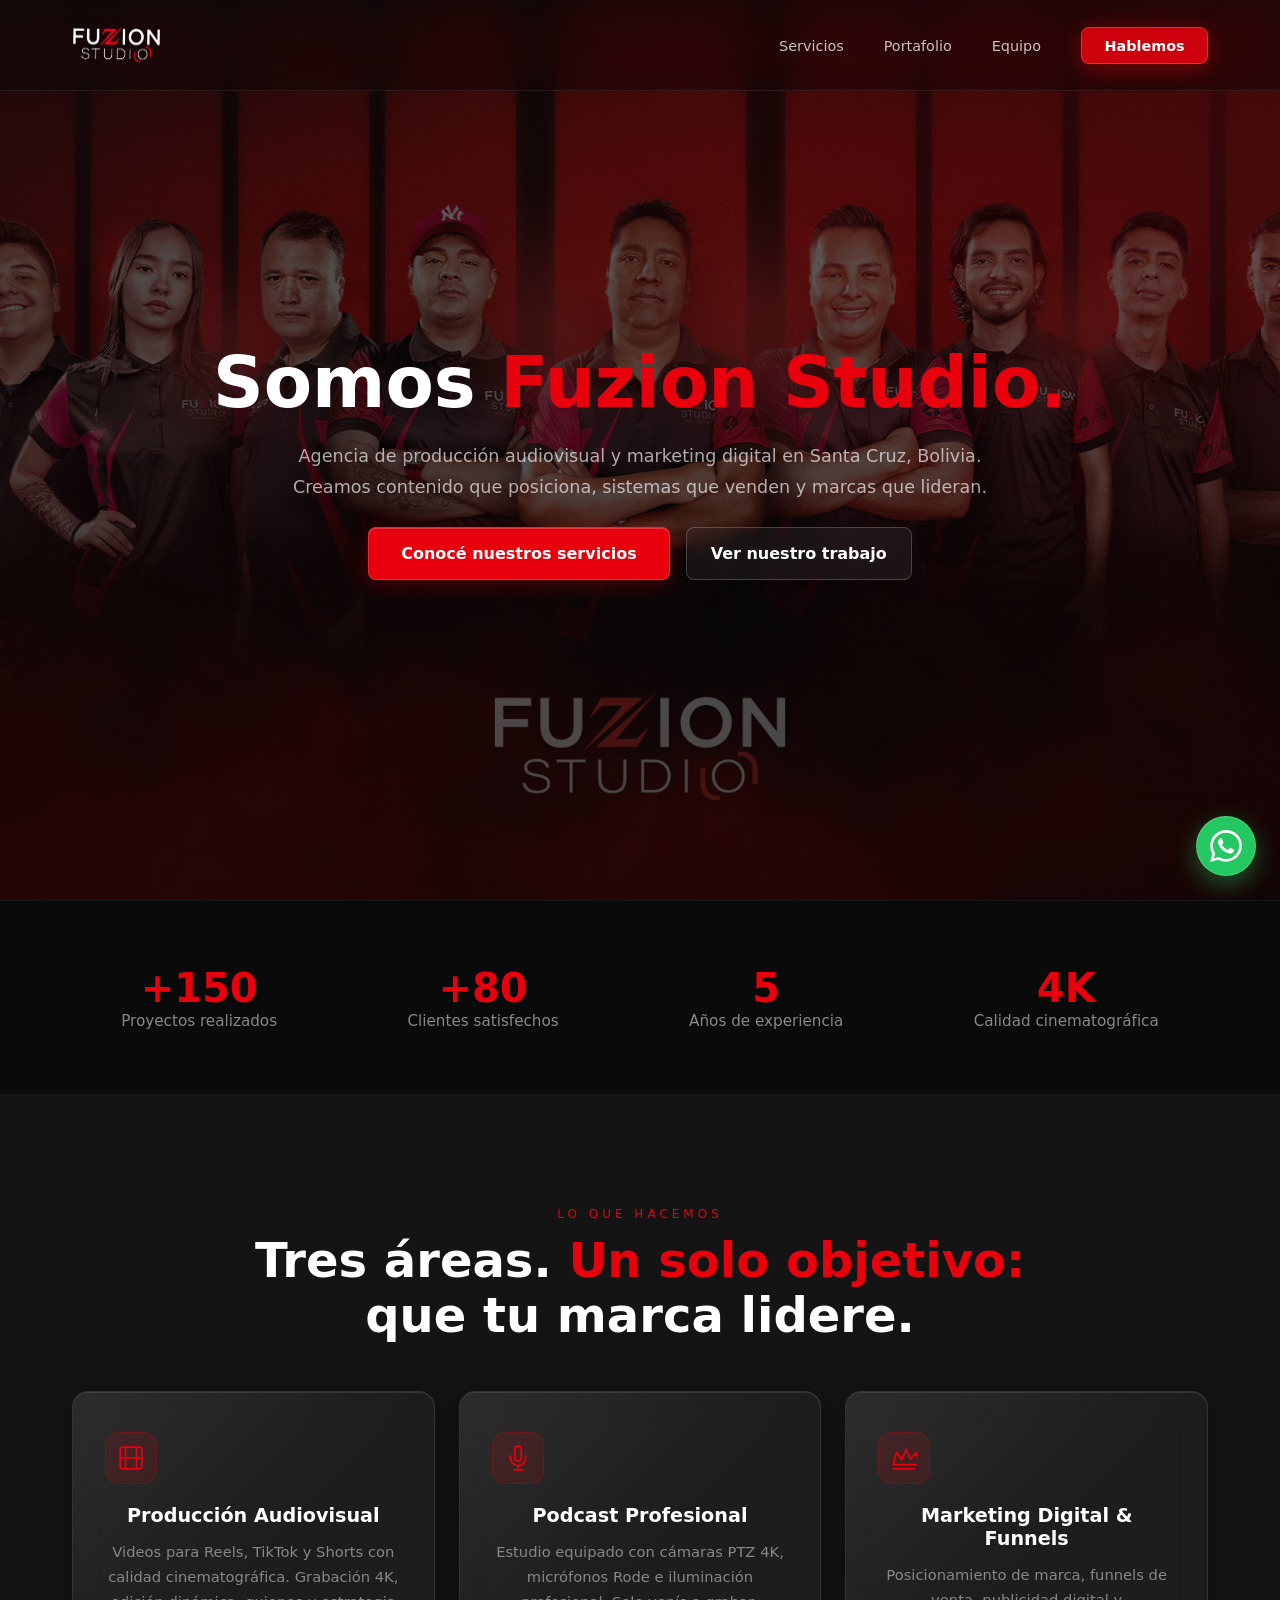
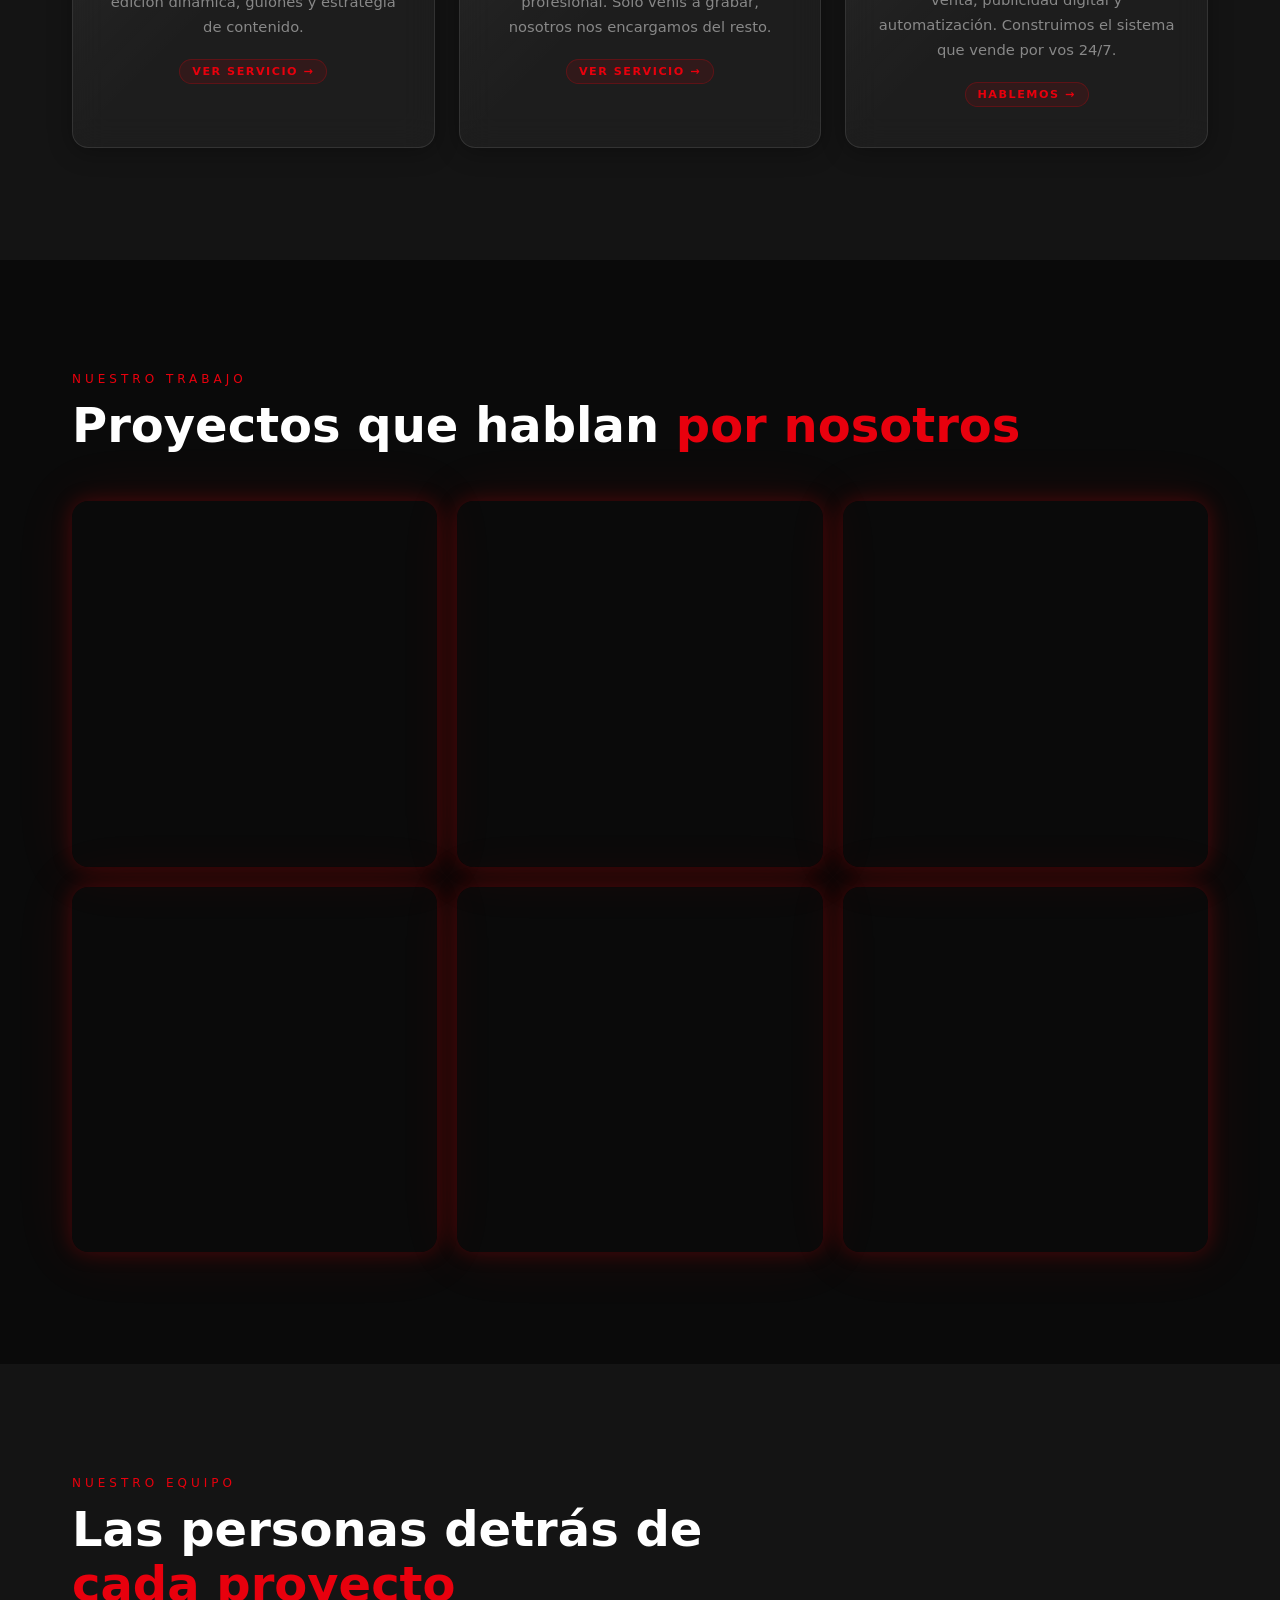
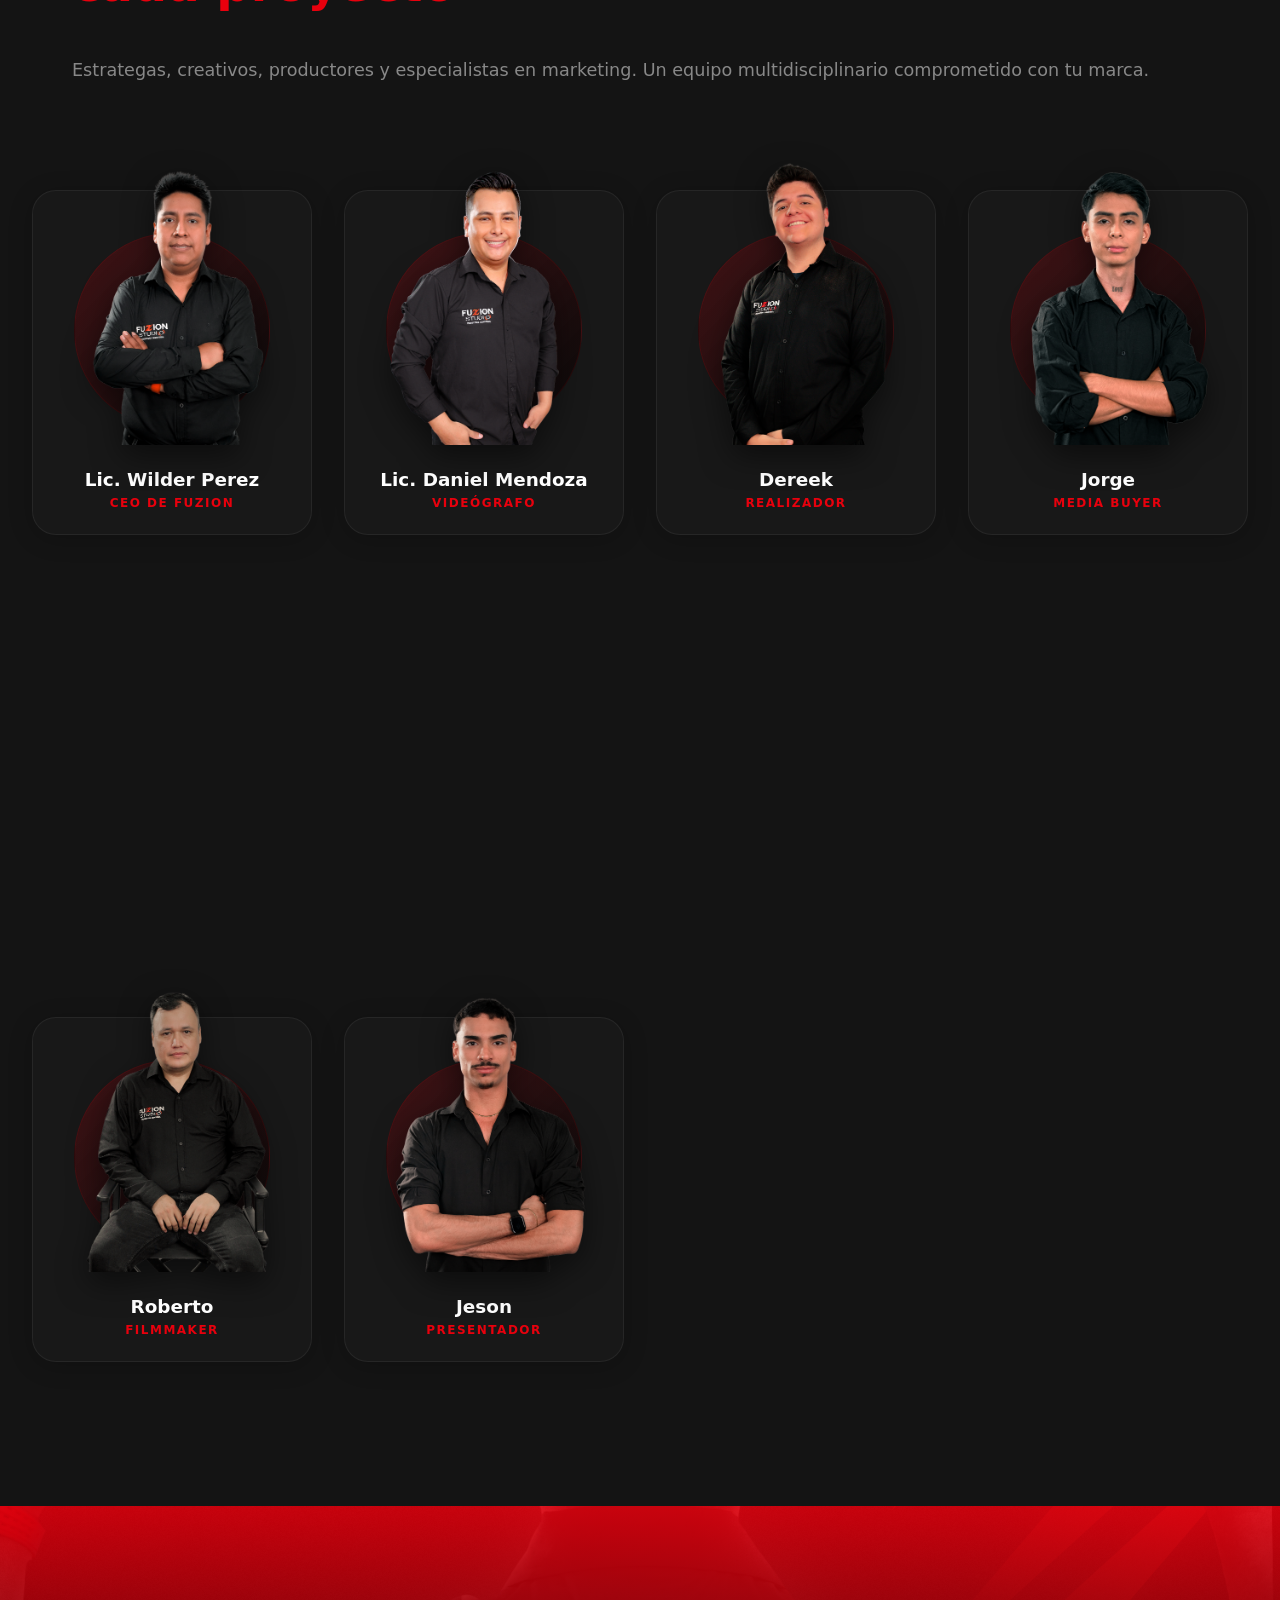
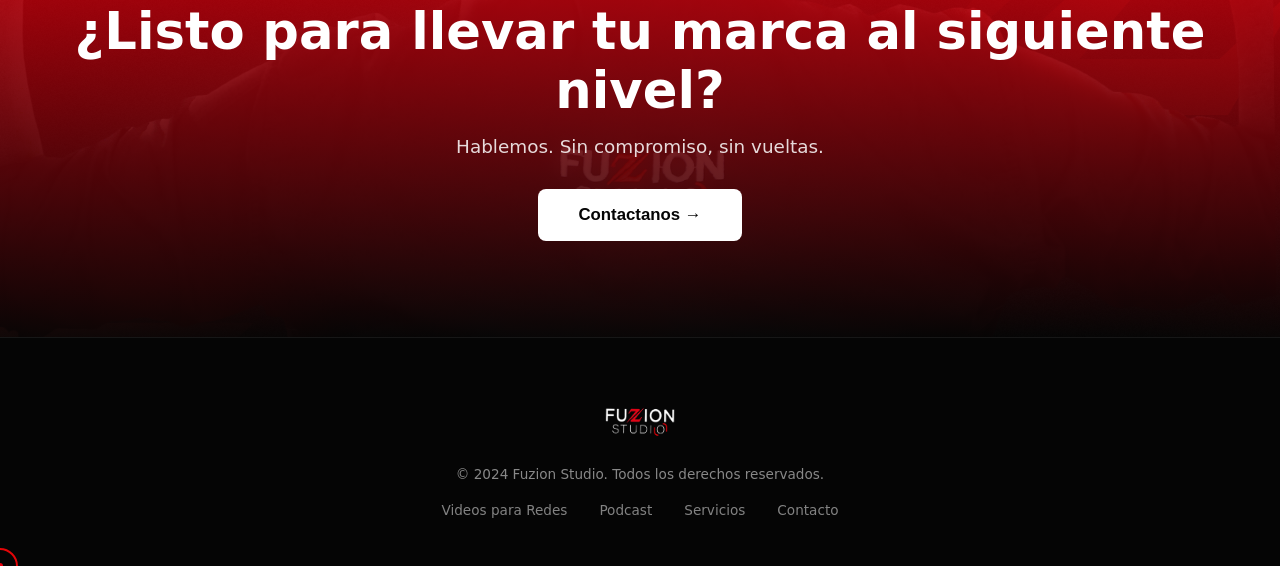
<file: index.html>
<!DOCTYPE html>
<html lang="es">

<head>
  <meta charset="UTF-8" />
  <meta name="viewport" content="width=device-width, initial-scale=1.0" />
  <meta name="description" content="Fuzion Studio: agencia de marketing digital y producción audiovisual en Santa Cruz, Bolivia. Creamos funnels de venta, ads, contenido para redes y automatización. Posicionamos tu marca y vendemos por vos 24/7." />
  <link rel="canonical" href="https://fuzionstudio.com/" />
  <meta name="robots" content="index, follow" />
  <meta name="keywords" content="agencia marketing digital Santa Cruz, producción audiovisual Bolivia, funnel de ventas, publicidad digital, contenido para redes sociales, media buyer Bolivia" />
  <meta name="facebook-domain-verification" content="zu2rkqekf0jaqwhp01raz4qiesi2ws" />
  <title>Fuzion Studio | Te posicionamos, te creamos el funnel y vendemos por vos — Santa Cruz, Bolivia</title>
  <!-- Open Graph / WhatsApp Preview -->
  <meta property="og:type" content="website" />
  <meta property="og:title" content="Fuzion Studio | Te posicionamos, te creamos el funnel y vendemos por vos" />
  <meta property="og:description" content="Agencia de marketing digital y producción audiovisual en Santa Cruz, Bolivia. Funnels, ads, contenido y automatización para tu negocio." />
  <meta property="og:image" content="img/og-preview.png" />
  <meta property="og:url" content="https://fuzionstudio.com/" />
  <meta property="og:site_name" content="Fuzion Studio" />
  <meta name="twitter:card" content="summary_large_image" />
  <meta name="twitter:title" content="Fuzion Studio | Te posicionamos, te creamos el funnel y vendemos por vos" />
  <meta name="twitter:description" content="Agencia de marketing digital y producción audiovisual en Santa Cruz, Bolivia. Funnels, ads, contenido y automatización para tu negocio." />
  <meta name="twitter:image" content="img/og-preview.png" />
  <link rel="icon" type="image/png" href="img/logo.png" />
  <link rel="stylesheet" href="styles.css" />
  <!-- Meta Pixel Code -->
  <script>
  !function(f,b,e,v,n,t,s)
  {if(f.fbq)return;n=f.fbq=function(){n.callMethod?
  n.callMethod.apply(n,arguments):n.queue.push(arguments)};
  if(!f._fbq)f._fbq=n;n.push=n;n.loaded=!0;n.version='2.0';
  n.queue=[];t=b.createElement(e);t.async=!0;
  t.src=v;s=b.getElementsByTagName(e)[0];
  s.parentNode.insertBefore(t,s)}(window, document,'script',
  'https://connect.facebook.net/en_US/fbevents.js');
  fbq('init', '1012480207957572');
  fbq('track', 'PageView');
  </script>
  <noscript><img height="1" width="1" style="display:none"
  src="https://www.facebook.com/tr?id=1012480207957572&ev=PageView&noscript=1"
  /></noscript>
  <!-- End Meta Pixel Code -->

  <script type="application/ld+json">{
    "@context": "https://schema.org",
    "@type": "LocalBusiness",
    "name": "Fuzion Studio",
    "description": "Agencia de marketing digital y producción audiovisual en Santa Cruz, Bolivia",
    "url": "https://fuzionstudio.com",
    "logo": "https://fuzionstudio.com/img/logo.png",
    "image": "https://fuzionstudio.com/img/og-preview.png",
    "telephone": "+59160007720",
    "address": {
      "@type": "PostalAddress",
      "addressLocality": "Santa Cruz de la Sierra",
      "addressCountry": "BO"
    },
    "areaServed": "Bolivia",
    "priceRange": "$$",
    "sameAs": [],
    "openingHours": "Mo-Fr 09:00-18:00"
  }</script>

</head>

<body>

  <!-- ========== NAVBAR ========== -->
  <nav class="navbar" id="navbar">
    <div class="nav-container">
      <div class="logo">
        <img src="img/logo.png" alt="Fuzion Studio" style="height: 50px; width: auto;">
      </div>
      <ul class="nav-links">
        <li><a href="#servicios">Servicios</a></li>
        <li><a href="#portafolio">Portafolio</a></li>
        <li><a href="#equipo">Equipo</a></li>
        <li><a href="#" class="btn-nav open-form-btn">Hablemos</a></li>
      </ul>
      <button class="hamburger" id="hamburger" aria-label="Abrir menú" aria-expanded="false">
        <span></span><span></span><span></span>
      </button>
    </div>
  </nav>

  <!-- ========== MOBILE NAV ========== -->
  <div class="mobile-nav-overlay" id="mobileNav">
    <div class="mobile-nav-inner">
      <a href="#servicios" class="mobile-nav-link">Servicios</a>
      <a href="#portafolio" class="mobile-nav-link">Portafolio</a>
      <a href="#equipo" class="mobile-nav-link">Equipo</a>
      <a href="#" class="mobile-nav-cta open-form-btn">Hablemos →</a>
    </div>
  </div>

  <!-- ========== HERO ========== -->
  <section class="hero" id="inicio" style="background: linear-gradient(rgba(5,5,5,0.65), rgba(5,5,5,0.75)), url('img/Fotos%20team/Dise%C3%B1o%20sin%20t%C3%ADtulo/2.svg') center/cover no-repeat;">
    <div class="hero-bg-gradient"></div>

    <div class="hero-content" style="max-width: 900px; margin: 0 auto; text-align: center;">
      <h1 class="glitch" data-text="Somos Fuzion Studio.">
        Somos <span class="highlight">Fuzion Studio.</span>
      </h1>

      <p class="hero-sub">
        Agencia de producción audiovisual y marketing digital en Santa Cruz, Bolivia.<br>
        Creamos contenido que posiciona, sistemas que venden y marcas que lideran.
      </p>

      <div class="hero-cta" style="justify-content: center;">
        <a href="#servicios" class="btn-primary">Conocé nuestros servicios</a>
        <a href="#portafolio" class="btn-secondary">Ver nuestro trabajo</a>
      </div>
    </div>

    <div class="scroll-hint">
      <span></span><span></span><span></span>
    </div>
  </section>

  <!-- ========== STATS ========== -->
  <section style="background:#0a0a0a;padding:4rem 0;border-top:1px solid rgba(255,255,255,0.05);border-bottom:1px solid rgba(255,255,255,0.05);">
    <div class="container" style="display:flex;justify-content:space-around;flex-wrap:wrap;gap:2rem;text-align:center;">
      <div><span style="font-size:2.5rem;font-weight:800;color:var(--rojo);">+150</span><br><span style="color:var(--gris);font-size:0.95rem;">Proyectos realizados</span></div>
      <div><span style="font-size:2.5rem;font-weight:800;color:var(--rojo);">+80</span><br><span style="color:var(--gris);font-size:0.95rem;">Clientes satisfechos</span></div>
      <div><span style="font-size:2.5rem;font-weight:800;color:var(--rojo);">5</span><br><span style="color:var(--gris);font-size:0.95rem;">Años de experiencia</span></div>
      <div><span style="font-size:2.5rem;font-weight:800;color:var(--rojo);">4K</span><br><span style="color:var(--gris);font-size:0.95rem;">Calidad cinematográfica</span></div>
    </div>
  </section>

  <!-- ========== SERVICIOS ========== -->
  <section class="servicios" id="servicios">
    <div class="container" style="text-align:center;">
      <p class="section-tag">Lo que hacemos</p>
      <h2>Tres áreas. <span class="highlight">Un solo objetivo:</span><br>que tu marca lidere.</h2>

      <div class="servicios-grid">
        <div class="servicio-card">
          <div class="servicio-icon">
            <svg viewBox="0 0 24 24" fill="none" stroke="currentColor" stroke-width="1.6" stroke-linecap="round" stroke-linejoin="round"><rect x="2" y="2" width="20" height="20" rx="2.18"/><line x1="7" y1="2" x2="7" y2="22"/><line x1="17" y1="2" x2="17" y2="22"/><line x1="2" y1="12" x2="22" y2="12"/></svg>
          </div>
          <h3>Producción Audiovisual</h3>
          <p>Videos para Reels, TikTok y Shorts con calidad cinematográfica. Grabación 4K, edición dinámica, guiones y estrategia de contenido.</p>
          <a href="redes.html" class="servicio-tag" style="text-decoration:none;cursor:pointer;">Ver servicio →</a>
        </div>

        <div class="servicio-card">
          <div class="servicio-icon">
            <svg viewBox="0 0 24 24" fill="none" stroke="currentColor" stroke-width="1.6" stroke-linecap="round" stroke-linejoin="round"><path d="M12 1a3 3 0 0 0-3 3v8a3 3 0 0 0 6 0V4a3 3 0 0 0-3-3z"/><path d="M19 10v2a7 7 0 0 1-14 0v-2"/><line x1="12" y1="19" x2="12" y2="23"/><line x1="8" y1="23" x2="16" y2="23"/></svg>
          </div>
          <h3>Podcast Profesional</h3>
          <p>Estudio equipado con cámaras PTZ 4K, micrófonos Rode e iluminación profesional. Solo venís a grabar, nosotros nos encargamos del resto.</p>
          <a href="podcast.html" class="servicio-tag" style="text-decoration:none;cursor:pointer;">Ver servicio →</a>
        </div>

        <div class="servicio-card">
          <div class="servicio-icon">
            <svg viewBox="0 0 24 24" fill="none" stroke="currentColor" stroke-width="1.6" stroke-linecap="round" stroke-linejoin="round"><path d="M2 18l3-11 5 6 4-9 4 9 5-6 3 11z"/><path d="M2 22h20"/></svg>
          </div>
          <h3>Marketing Digital & Funnels</h3>
          <p>Posicionamiento de marca, funnels de venta, publicidad digital y automatización. Construimos el sistema que vende por vos 24/7.</p>
          <span class="servicio-tag open-form-btn" style="cursor:pointer;">Hablemos →</span>
        </div>
      </div>
    </div>
  </section>

  <!-- ========== PORTAFOLIO ========== -->
  <section class="portafolio" id="portafolio">
    <div class="container">
      <p class="section-tag">Nuestro trabajo</p>
      <h2>Proyectos que hablan <span class="highlight">por nosotros</span></h2>
    </div>
    <div class="portafolio-scroll-wrapper">
      <div class="portafolio-grid">
        <div class="portafolio-card" data-video="vd8LzrcGd4o" data-plataforma="youtube">
          <div class="portafolio-img" style="background-image: url('https://img.youtube.com/vi/vd8LzrcGd4o/maxresdefault.jpg'); background-size: cover; background-position: center;">
            <div class="overlay"><span class="play-btn">▶</span><p>Video Reel 1</p></div>
          </div>
        </div>
        <div class="portafolio-card" data-video="z8_goixW0SM" data-plataforma="youtube">
          <div class="portafolio-img" style="background-image: url('https://img.youtube.com/vi/z8_goixW0SM/maxresdefault.jpg'); background-size: cover; background-position: center;">
            <div class="overlay"><span class="play-btn">▶</span><p>Video Reel 2</p></div>
          </div>
        </div>
        <div class="portafolio-card" data-video="UaqthHKYQz4" data-plataforma="youtube">
          <div class="portafolio-img" style="background-image: url('https://img.youtube.com/vi/UaqthHKYQz4/maxresdefault.jpg'); background-size: cover; background-position: center;">
            <div class="overlay"><span class="play-btn">▶</span><p>Video Reel 3</p></div>
          </div>
        </div>
        <div class="portafolio-card" data-video="ZlhPtm9x2T8" data-plataforma="youtube">
          <div class="portafolio-img" style="background-image: url('https://img.youtube.com/vi/ZlhPtm9x2T8/maxresdefault.jpg'); background-size: cover; background-position: center;">
            <div class="overlay"><span class="play-btn">▶</span><p>Video Reel 4</p></div>
          </div>
        </div>
        <div class="portafolio-card" data-video="7wtdnmcbq3U" data-plataforma="youtube">
          <div class="portafolio-img" style="background-image: url('https://img.youtube.com/vi/7wtdnmcbq3U/maxresdefault.jpg'); background-size: cover; background-position: center;">
            <div class="overlay"><span class="play-btn">▶</span><p>Video Reel 5</p></div>
          </div>
        </div>
        <div class="portafolio-card" data-video="B5qQtvWIsN0" data-plataforma="youtube">
          <div class="portafolio-img" style="background-image: url('https://img.youtube.com/vi/B5qQtvWIsN0/maxresdefault.jpg'); background-size: cover; background-position: center;">
            <div class="overlay"><span class="play-btn">▶</span><p>Video Reel 6</p></div>
          </div>
        </div>
      </div>
      <div class="carousel-dots" id="portafolioDots"></div>
    </div>
  </section>

  <!-- ========== EQUIPO ========== -->
  <section class="equipo" id="equipo">
    <div class="container">
      <p class="section-tag">Nuestro equipo</p>
      <h2>Las personas detrás de<br><span class="highlight">cada proyecto</span></h2>
      <p class="section-sub">Estrategas, creativos, productores y especialistas en marketing. Un equipo multidisciplinario comprometido con tu marca.</p>
    </div>
    <div class="equipo-scroll-wrapper">
      <div class="equipo-grid">
        <div class="equipo-card"><div class="equipo-foto-wrapper"><div class="equipo-foto-bg"></div><div class="equipo-foto" style="background-image: url('img/Fotos%20team/Wilder.png');"></div></div><h4>Lic. Wilder Perez</h4><p>CEO de Fuzion</p></div>
        <div class="equipo-card"><div class="equipo-foto-wrapper"><div class="equipo-foto-bg"></div><div class="equipo-foto" style="background-image: url('img/Fotos%20team/Daniel.png');"></div></div><h4>Lic. Daniel Mendoza</h4><p>Videógrafo</p></div>
        <div class="equipo-card"><div class="equipo-foto-wrapper"><div class="equipo-foto-bg"></div><div class="equipo-foto" style="background-image: url('img/Fotos%20team/Dereek.png');"></div></div><h4>Dereek</h4><p>Realizador</p></div>
        <div class="equipo-card"><div class="equipo-foto-wrapper"><div class="equipo-foto-bg"></div><div class="equipo-foto" style="background-image: url('img/Fotos%20team/Jorge.png');"></div></div><h4>Jorge</h4><p>Media Buyer</p></div>
        <div class="equipo-card"><div class="equipo-foto-wrapper"><div class="equipo-foto-bg"></div><div class="equipo-foto" style="background-image: url('img/Fotos%20team/Kyara.png');"></div></div><h4>Kyara</h4><p>Modelo, Actriz e Imagen</p></div>
        <div class="equipo-card"><div class="equipo-foto-wrapper"><div class="equipo-foto-bg"></div><div class="equipo-foto" style="background-image: url('img/Fotos%20team/Mario.png');"></div></div><h4>Mario</h4><p>Diseñador Gráfico</p></div>
        <div class="equipo-card"><div class="equipo-foto-wrapper"><div class="equipo-foto-bg"></div><div class="equipo-foto" style="background-image: url('img/Fotos%20team/Yankee.png');"></div></div><h4>Yankee</h4><p>Actor, Guionista y Conductor</p></div>
        <div class="equipo-card"><div class="equipo-foto-wrapper"><div class="equipo-foto-bg"></div><div class="equipo-foto" style="background-image: url('img/Fotos%20team/Fercho.png');"></div></div><h4>Fercho</h4><p>Fotógrafo</p></div>
        <div class="equipo-card"><div class="equipo-foto-wrapper"><div class="equipo-foto-bg"></div><div class="equipo-foto" style="background-image: url('img/Fotos%20team/Roberto.png');"></div></div><h4>Roberto</h4><p>Filmmaker</p></div>
        <div class="equipo-card"><div class="equipo-foto-wrapper"><div class="equipo-foto-bg"></div><div class="equipo-foto" style="background-image: url('img/Fotos%20team/Jeson.png');"></div></div><h4>Jeson</h4><p>Presentador</p></div>
      </div>
    </div>
  </section>

  <!-- ========== CTA FINAL ========== -->
  <section class="cta-final" style="background: linear-gradient(rgba(232,0,13,0.85), rgba(5,5,5,0.9)), url('img/Fotos%20team/Dise%C3%B1o%20sin%20t%C3%ADtulo/1.svg') center/cover;">
    <div class="container" style="text-align:center; display:flex; flex-direction:column; align-items:center;">
      <h2>¿Listo para llevar tu marca al siguiente nivel?</h2>
      <p style="margin-bottom:2rem;">Hablemos. Sin compromiso, sin vueltas.</p>
      <button class="btn-blanco open-form-btn">Contactanos →</button>
    </div>
  </section>

  <!-- ========== FOOTER ========== -->
  <footer class="footer">
    <div class="container">
      <div class="logo"><img src="img/logo.png" alt="Fuzion Studio" style="height: 40px; width: auto;"></div>
      <p>© 2024 Fuzion Studio. Todos los derechos reservados.</p>
      <div class="footer-links">
        <a href="redes.html">Videos para Redes</a>
        <a href="podcast.html">Podcast</a>
        <a href="#servicios">Servicios</a>
        <a href="#" class="open-form-btn">Contacto</a>
      </div>
    </div>
  </footer>

  <!-- ========== WHATSAPP FLOAT ========== -->
  <a href="#" class="whatsapp-float open-form-btn" aria-label="Contactanos">
    <svg viewBox="0 0 24 24" fill="currentColor"><path d="M17.472 14.382c-.297-.149-1.758-.867-2.03-.967-.273-.099-.471-.148-.67.15-.197.297-.767.966-.94 1.164-.173.199-.347.223-.644.075-.297-.15-1.255-.463-2.39-1.475-.883-.788-1.48-1.761-1.653-2.059-.173-.297-.018-.458.13-.606.134-.133.298-.347.446-.52.149-.174.198-.298.298-.497.099-.198.05-.371-.025-.52-.075-.149-.669-1.612-.916-2.207-.242-.579-.487-.5-.669-.51-.173-.008-.371-.01-.57-.01-.198 0-.52.074-.792.372-.272.297-1.04 1.016-1.04 2.479 0 1.462 1.065 2.875 1.213 3.074.149.198 2.096 3.2 5.077 4.487.709.306 1.262.489 1.694.625.712.227 1.36.195 1.871.118.571-.085 1.758-.719 2.006-1.413.248-.694.248-1.289.173-1.413-.074-.124-.272-.198-.57-.347m-5.421 7.403h-.004a9.87 9.87 0 01-5.031-1.378l-.361-.214-3.741.982.998-3.648-.235-.374a9.86 9.86 0 01-1.51-5.26c.001-5.45 4.436-9.884 9.888-9.884 2.64 0 5.122 1.03 6.988 2.898a9.825 9.825 0 012.893 6.994c-.003 5.45-4.437 9.884-9.885 9.884m8.413-18.297A11.815 11.815 0 0012.05 0C5.495 0 .16 5.335.157 11.892c0 2.096.547 4.142 1.588 5.945L.057 24l6.305-1.654a11.882 11.882 0 005.683 1.448h.005c6.554 0 11.89-5.335 11.893-11.893a11.821 11.821 0 00-3.526-8.52z"/></svg>
    <span class="whatsapp-tooltip">Hablemos</span>
  </a>

  <!-- ========== MOBILE BOTTOM BAR ========== -->
  <div class="mobile-bottom-bar" id="mobileBottomBar">
    <button class="btn-primary mobile-bottom-cta open-form-btn">Hablemos</button>
    <a href="tel:+59160007720" class="mobile-bottom-call">
      <svg viewBox="0 0 24 24" fill="none" stroke="currentColor" stroke-width="2.5" stroke-linecap="round" stroke-linejoin="round"><path d="M22 16.92v3a2 2 0 01-2.18 2 19.79 19.79 0 01-8.63-3.07A19.5 19.5 0 013.07 9.69 19.79 19.79 0 01.12 1.08 2 2 0 012.11 0h3a2 2 0 012 1.72c.127.96.361 1.903.7 2.81a2 2 0 01-.45 2.11L6.91 7.09A16 16 0 0016.09 17l.46-.46a2 2 0 012.11-.45c.907.339 1.85.573 2.81.7A2 2 0 0122 16.92z"/></svg>
    </a>
  </div>

  <!-- ========== MODAL FORMULARIO ========== -->
  <div class="form-modal-overlay" id="formModal" role="dialog" aria-modal="true" aria-label="Formulario de contacto">
    <div class="form-modal">
      <button class="form-modal__close" id="formModalClose" aria-label="Cerrar">✕</button>
      <div class="form-modal__left">
        <div class="logo" style="margin-bottom:1.5rem;">
          <img src="img/logo.png" alt="Fuzion Studio" style="height: 50px; width: auto; object-fit: contain; display: block;">
        </div>
        <h3>Hablemos de <span class="highlight">tu proyecto</span></h3>
        <p class="form-modal__sub">Completá el formulario y te respondemos en menos de 2 horas. Sin compromiso.</p>
        <ul class="form-modal__benefits">
          <li><svg viewBox="0 0 24 24" fill="none" stroke="currentColor" stroke-width="2.5" stroke-linecap="round" stroke-linejoin="round" width="16" height="16"><polyline points="20 6 9 17 4 12"/></svg> Respuesta en menos de 2 horas</li>
          <li><svg viewBox="0 0 24 24" fill="none" stroke="currentColor" stroke-width="2.5" stroke-linecap="round" stroke-linejoin="round" width="16" height="16"><polyline points="20 6 9 17 4 12"/></svg> Asesoramiento gratuito</li>
          <li><svg viewBox="0 0 24 24" fill="none" stroke="currentColor" stroke-width="2.5" stroke-linecap="round" stroke-linejoin="round" width="16" height="16"><polyline points="20 6 9 17 4 12"/></svg> Sin compromiso</li>
        </ul>
      </div>
      <div class="form-modal__right">
        <h4>Contanos sobre tu proyecto</h4>
        <form class="formulario" id="form-contacto">
          <input type="text" placeholder="Tu nombre completo *" required />
          <input type="tel" placeholder="Tu WhatsApp *" required />
          <select required>
            <option value="" disabled selected>¿Qué servicio te interesa? *</option>
            <option>Producción Audiovisual (Videos/Reels)</option>
            <option>Podcast Profesional</option>
            <option>Marketing Digital & Funnels</option>
            <option>Varios servicios / No estoy seguro</option>
          </select>
          <textarea placeholder="Contanos brevemente sobre tu proyecto..." rows="3"></textarea>
          <button type="submit" class="btn-primary">Enviar mensaje →</button>
          <p class="form-guarantee"><svg viewBox="0 0 24 24" width="18" height="18" fill="none" stroke="currentColor" stroke-width="2.2" stroke-linecap="round" stroke-linejoin="round"><path d="M12 22s8-4 8-10V5l-8-3-8 3v7c0 6 8 10 8 10z"/></svg> Tus datos están seguros. Sin spam.</p>
        </form>
      </div>
    </div>
  </div>

  <script src="script.js"></script>

  <!-- MODAL VIDEO PORTAFOLIO -->
  <div id="videoModal" style="display:none; position:fixed; inset:0; background:rgba(0,0,0,0.95); z-index:9999; align-items:center; justify-content:center; padding: 1rem;">
    <button onclick="cerrarVideo()" style="position:absolute; top:1rem; right:1rem; background:rgba(255,255,255,0.1); border:none; color:white; font-size:1.5rem; cursor:pointer; width:44px; height:44px; border-radius:50%; display:flex; align-items:center; justify-content:center; z-index:10;">✕</button>
    <div id="videoWrapper" style="width:100%; max-width:420px; aspect-ratio:9/16;">
      <iframe id="videoIframe" src="" frameborder="0" allow="autoplay; fullscreen" allowfullscreen style="width:100%; height:100%; border-radius:12px;"></iframe>
    </div>
  </div>

</body>

</html>
</file>
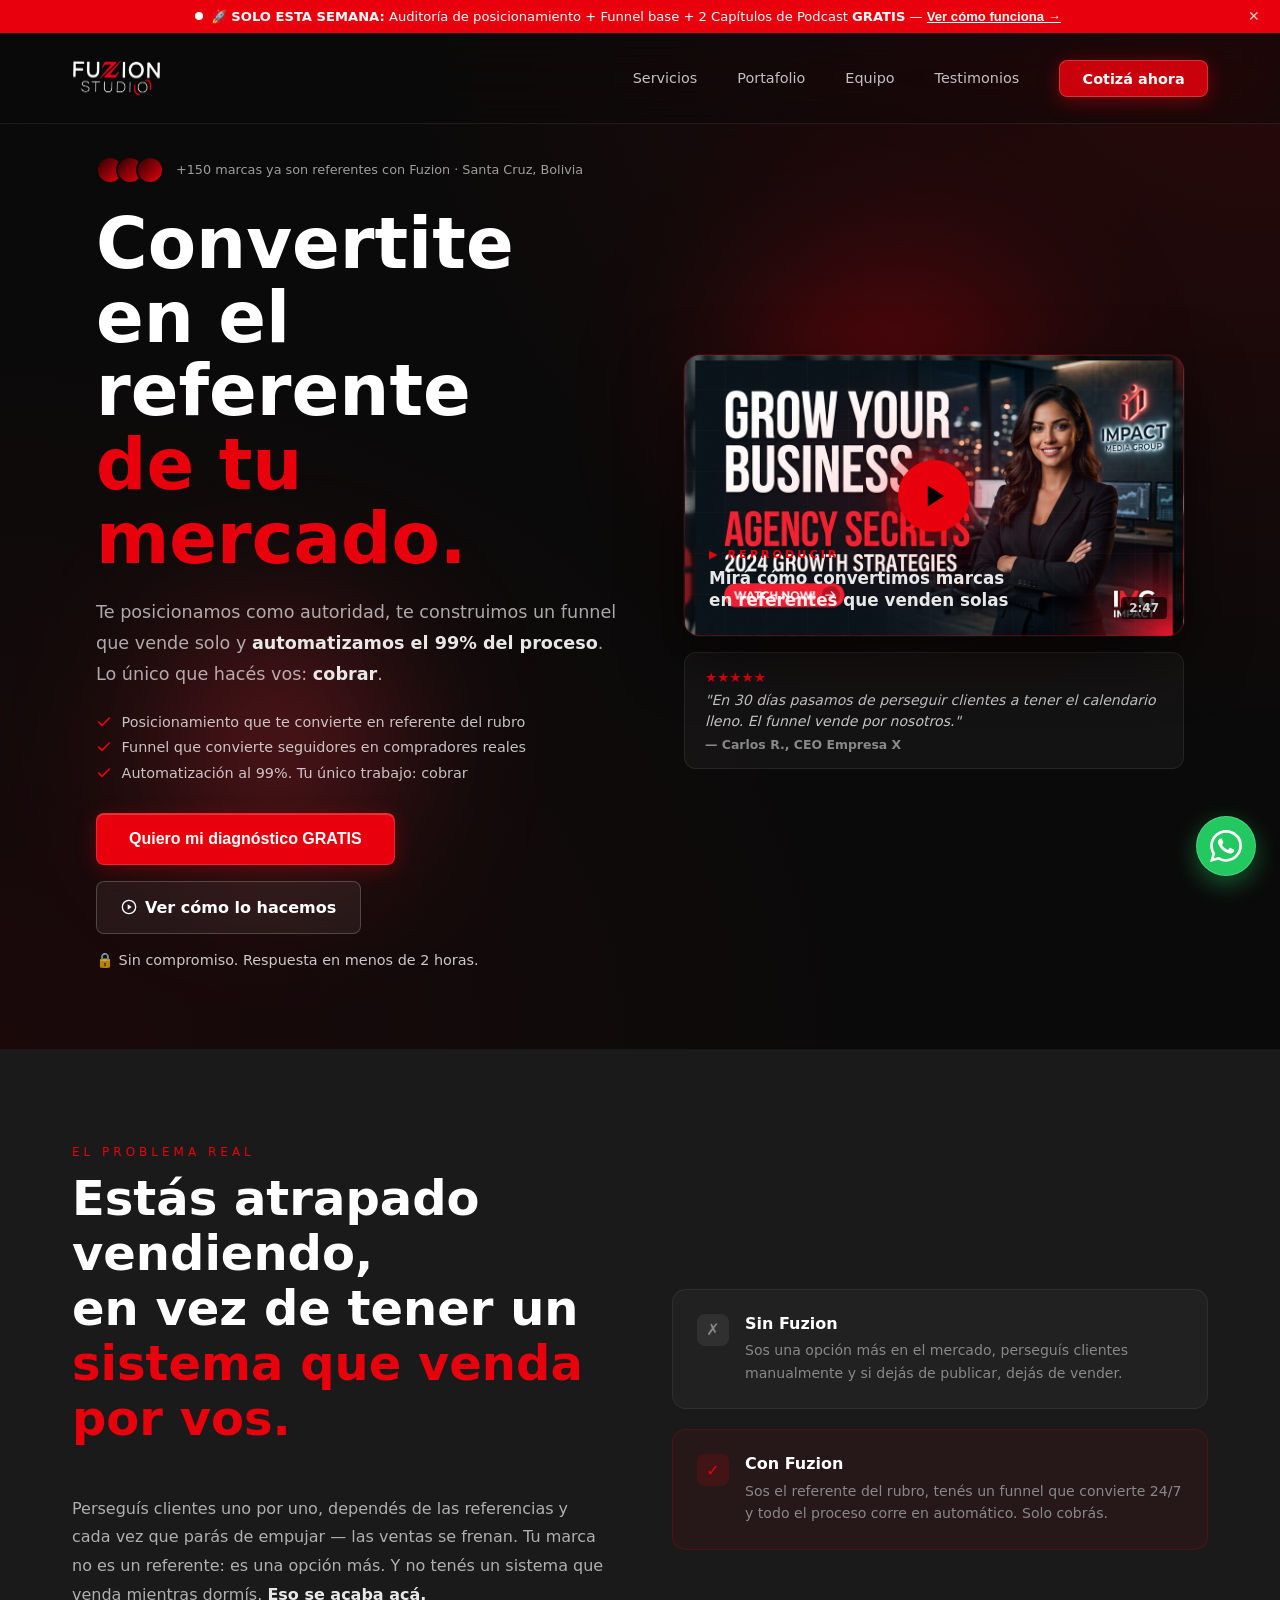
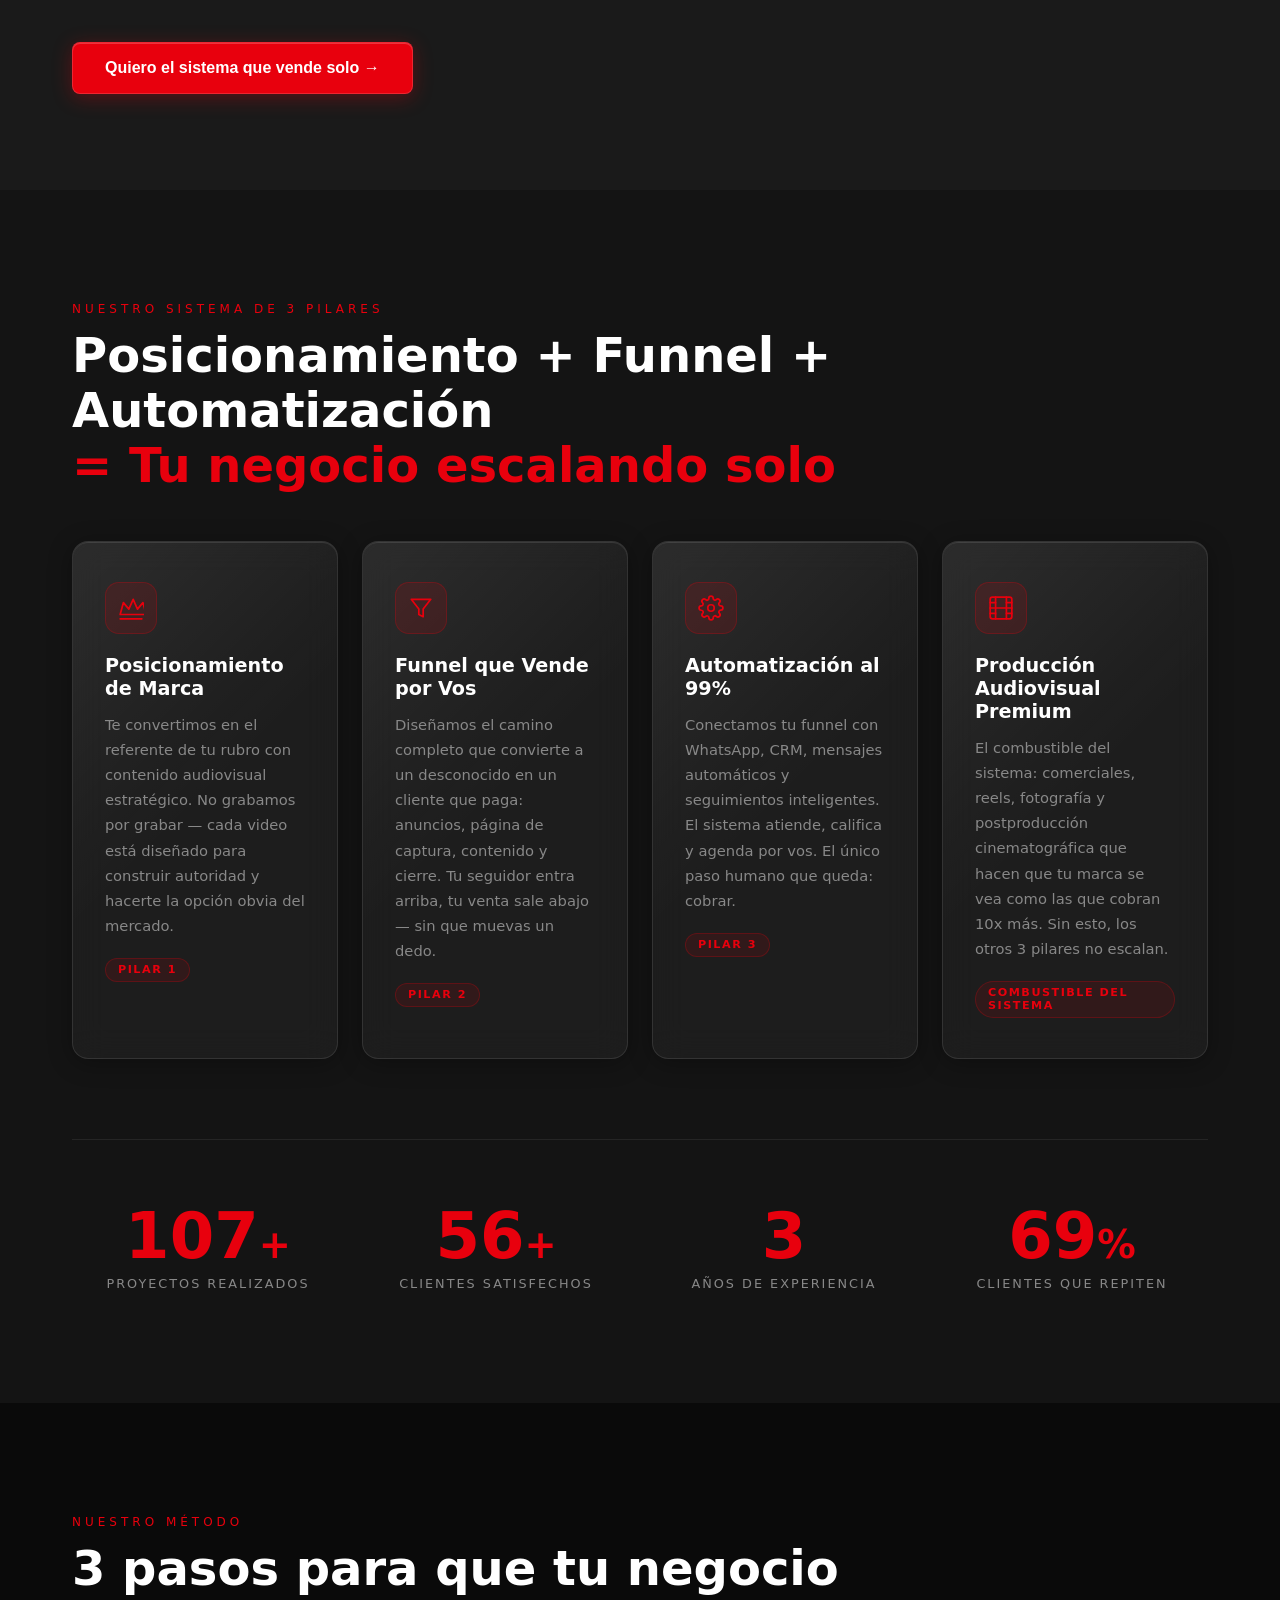
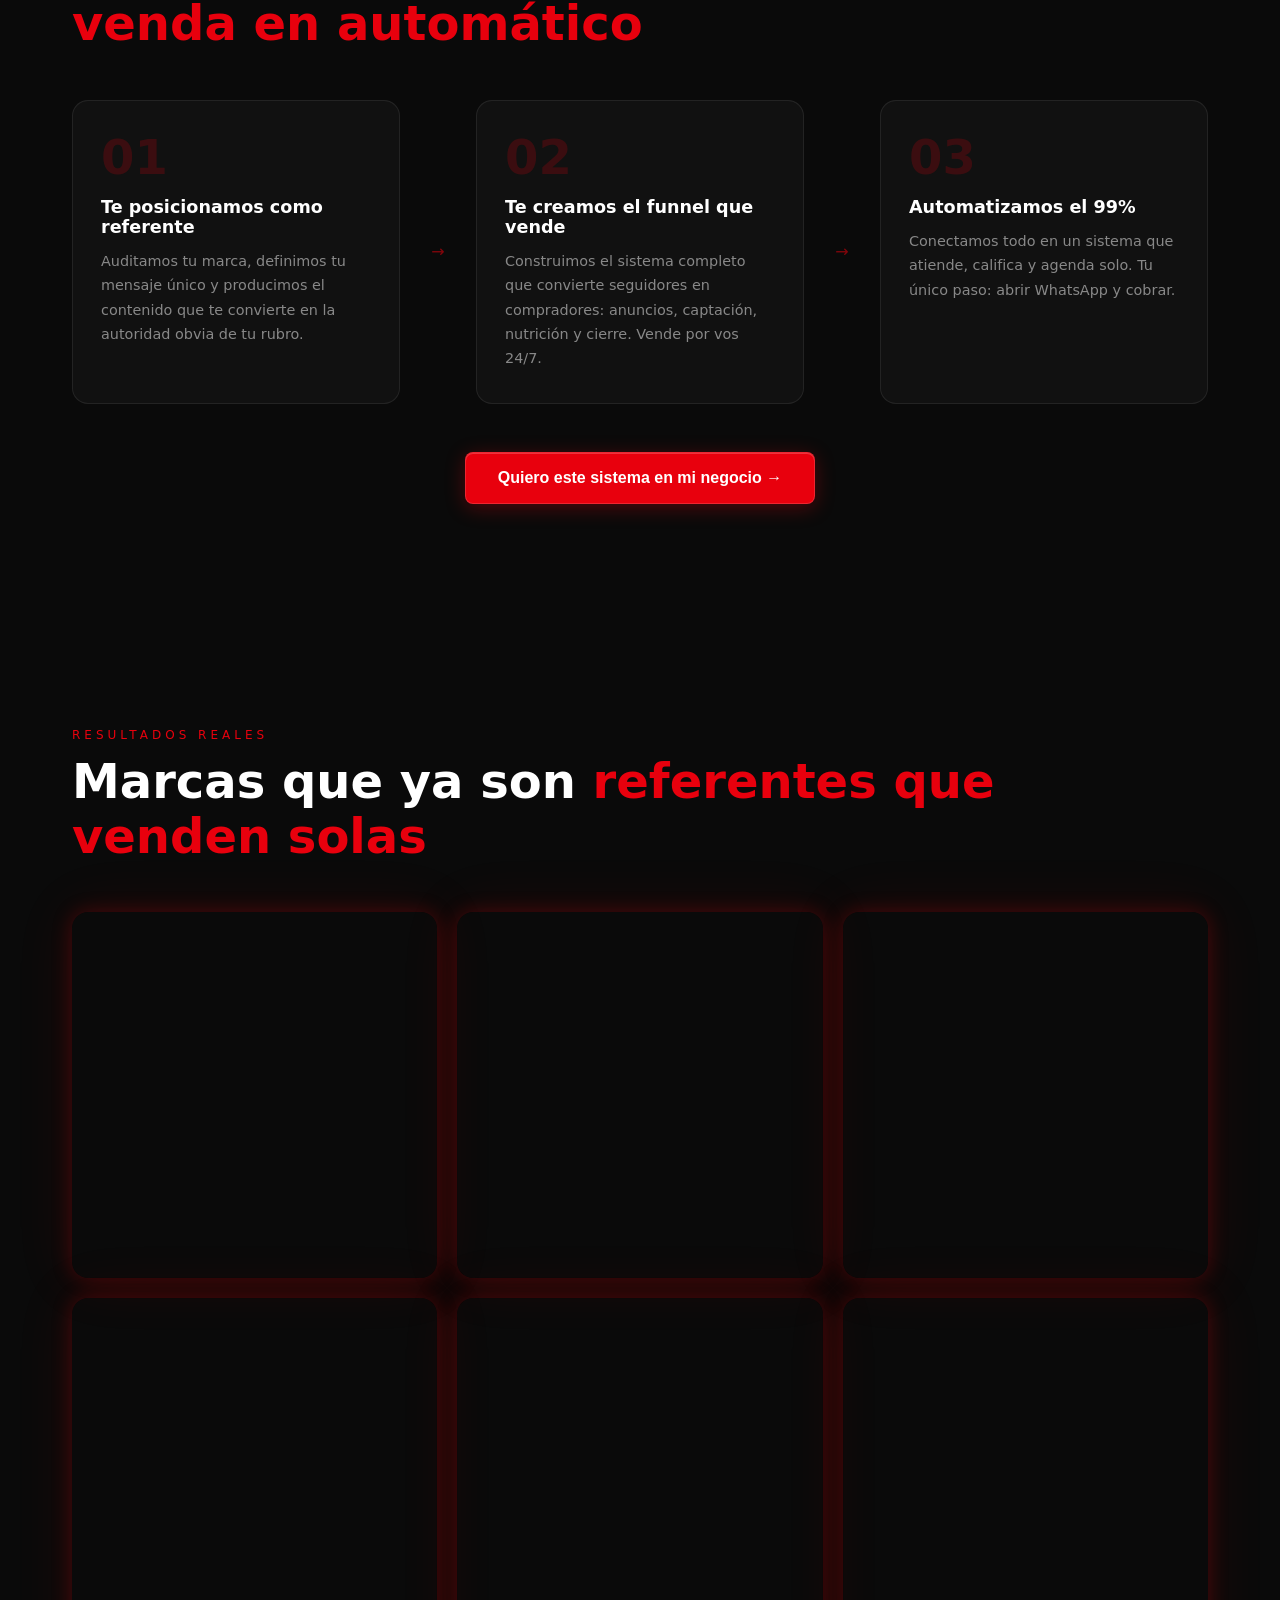
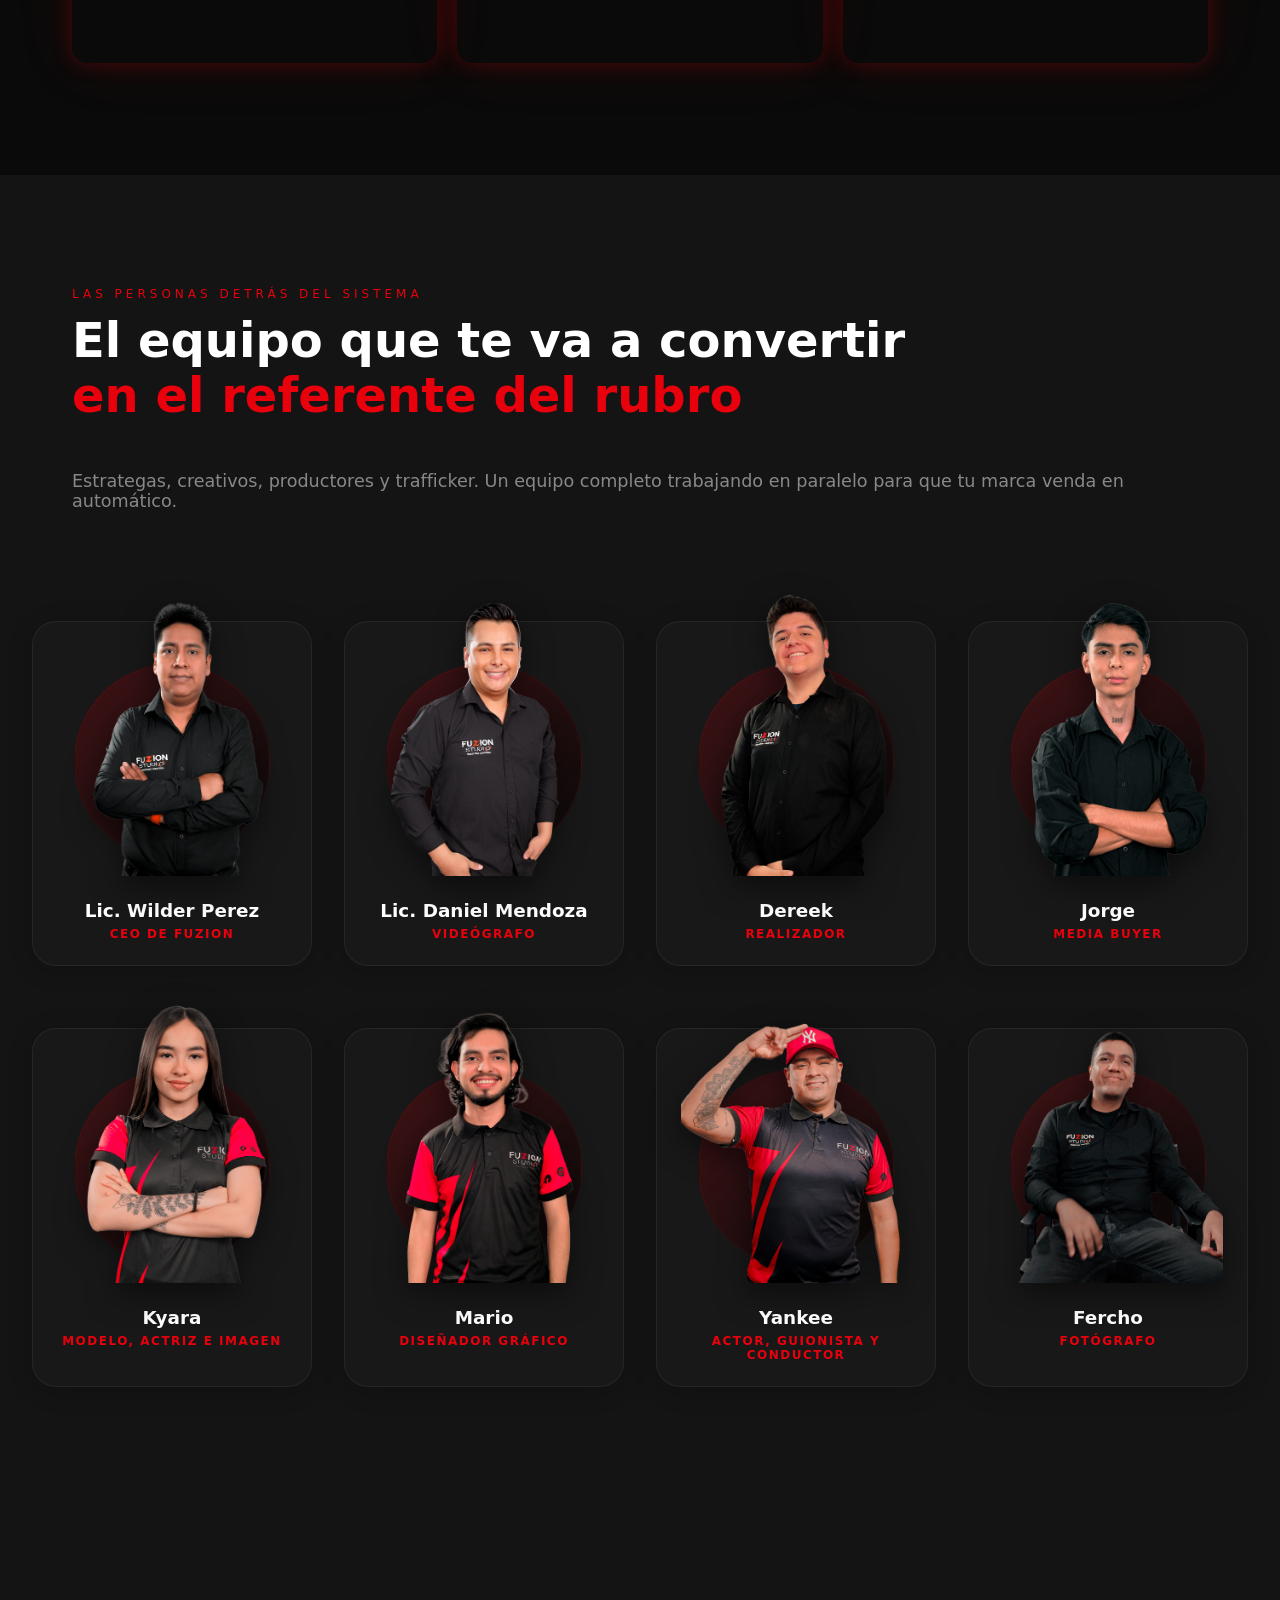
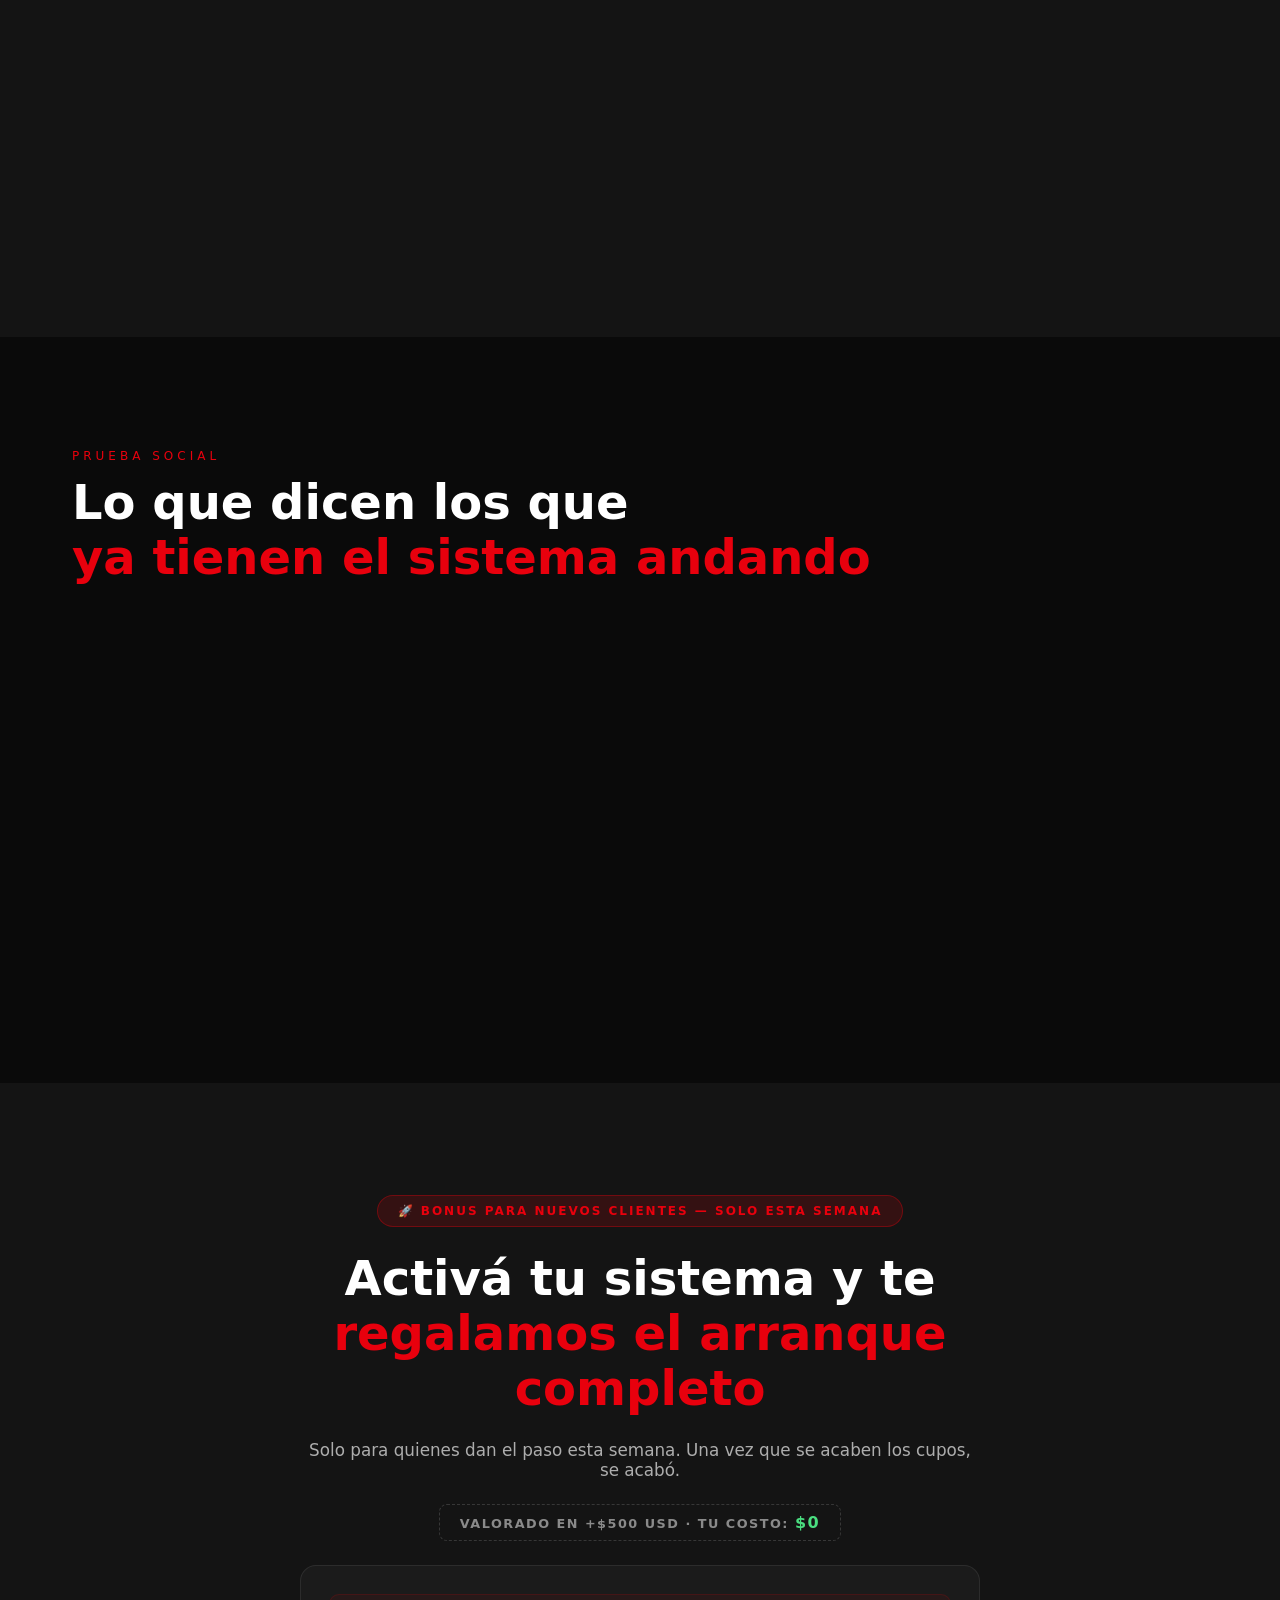
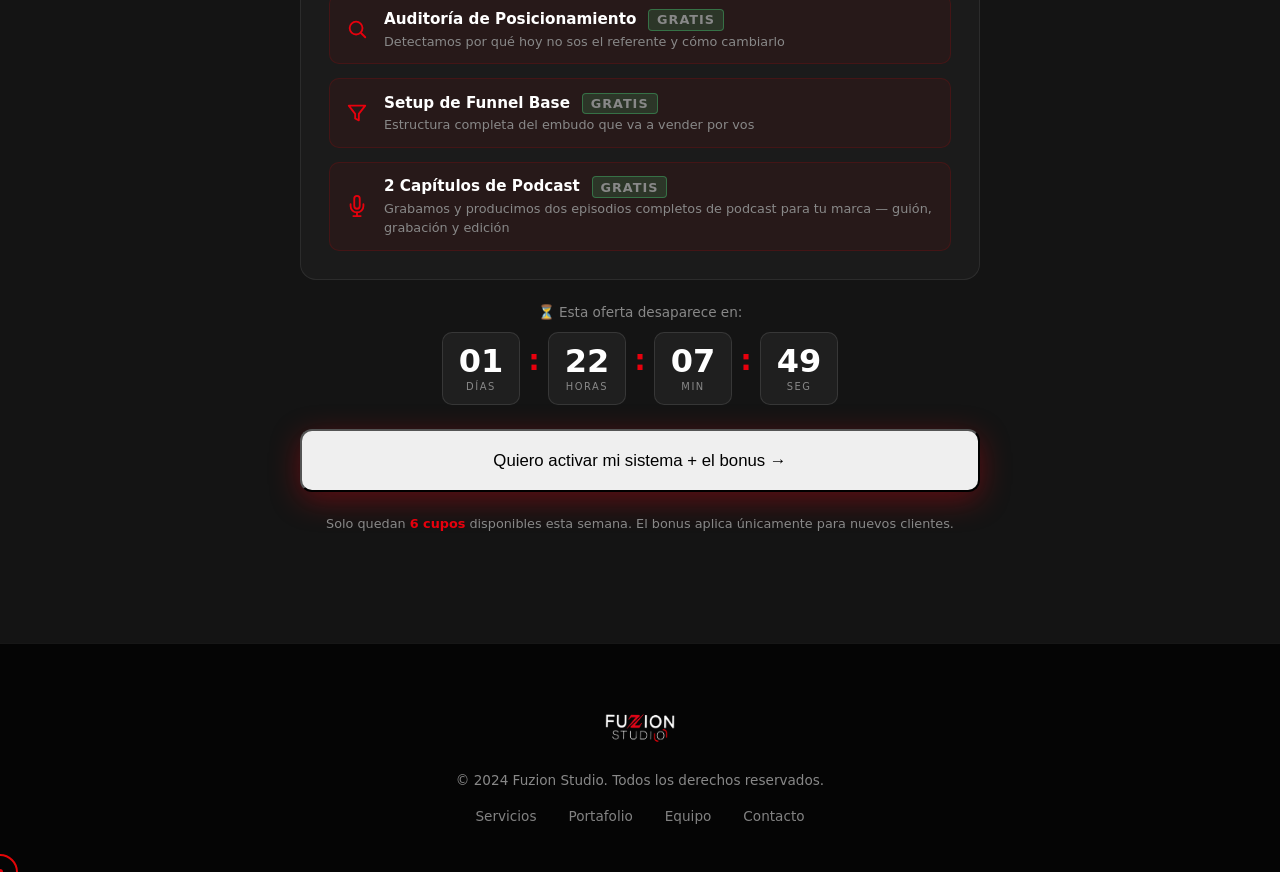
<file: funnel.html>
<!DOCTYPE html>
<html lang="es">

<head>
  <meta charset="UTF-8" />
  <meta name="viewport" content="width=device-width, initial-scale=1.0" />
  <meta name="description" content="Fuzion Studio: agencia de marketing digital y producción audiovisual en Santa Cruz, Bolivia. Creamos funnels de venta, ads, contenido para redes y automatización. Posicionamos tu marca y vendemos por vos 24/7." />
  <link rel="canonical" href="https://fuzionstudio.com/" />
  <meta name="robots" content="index, follow" />
  <meta name="keywords" content="agencia marketing digital Santa Cruz, producción audiovisual Bolivia, funnel de ventas, publicidad digital, contenido para redes sociales, media buyer Bolivia" />
  <meta name="facebook-domain-verification" content="zu2rkqekf0jaqwhp01raz4qiesi2ws" />
  <title>Fuzion Studio | Te posicionamos, te creamos el funnel y vendemos por vos — Santa Cruz, Bolivia</title>
  <!-- Open Graph / WhatsApp Preview -->
  <meta property="og:type" content="website" />
  <meta property="og:title" content="Fuzion Studio | Te posicionamos, te creamos el funnel y vendemos por vos" />
  <meta property="og:description" content="Agencia de marketing digital y producción audiovisual en Santa Cruz, Bolivia. Funnels, ads, contenido y automatización para tu negocio." />
  <meta property="og:image" content="img/og-preview.png" />
  <meta property="og:url" content="https://fuzionstudio.com/" />
  <meta property="og:site_name" content="Fuzion Studio" />
  <meta name="twitter:card" content="summary_large_image" />
  <meta name="twitter:title" content="Fuzion Studio | Te posicionamos, te creamos el funnel y vendemos por vos" />
  <meta name="twitter:description" content="Agencia de marketing digital y producción audiovisual en Santa Cruz, Bolivia. Funnels, ads, contenido y automatización para tu negocio." />
  <meta name="twitter:image" content="img/og-preview.png" />
  <link rel="icon" type="image/png" href="img/logo.png" />
  <link rel="stylesheet" href="styles.css" />
  <!-- Meta Pixel Code -->
  <script>
  !function(f,b,e,v,n,t,s)
  {if(f.fbq)return;n=f.fbq=function(){n.callMethod?
  n.callMethod.apply(n,arguments):n.queue.push(arguments)};
  if(!f._fbq)f._fbq=n;n.push=n;n.loaded=!0;n.version='2.0';
  n.queue=[];t=b.createElement(e);t.async=!0;
  t.src=v;s=b.getElementsByTagName(e)[0];
  s.parentNode.insertBefore(t,s)}(window, document,'script',
  'https://connect.facebook.net/en_US/fbevents.js');
  fbq('init', '1012480207957572');
  fbq('track', 'PageView');
  </script>
  <noscript><img height="1" width="1" style="display:none"
  src="https://www.facebook.com/tr?id=1012480207957572&ev=PageView&noscript=1"
  /></noscript>
  <!-- End Meta Pixel Code -->

  <script type="application/ld+json">{
    "@context": "https://schema.org",
    "@type": "LocalBusiness",
    "name": "Fuzion Studio",
    "description": "Agencia de marketing digital y producción audiovisual en Santa Cruz, Bolivia",
    "url": "https://fuzionstudio.com",
    "logo": "https://fuzionstudio.com/img/logo.png",
    "image": "https://fuzionstudio.com/img/og-preview.png",
    "telephone": "+59160007720",
    "address": {
      "@type": "PostalAddress",
      "addressLocality": "Santa Cruz de la Sierra",
      "addressCountry": "BO"
    },
    "areaServed": "Bolivia",
    "priceRange": "$$",
    "sameAs": [],
    "openingHours": "Mo-Fr 09:00-18:00"
  }</script>
</head>

<body>

  <!-- ========== BARRA URGENCIA TOP ========== -->
  <div class="urgency-bar" id="urgencyBar">
    <span class="urgency-bar__pulse"></span>
    <p>🚀 <strong>SOLO ESTA SEMANA:</strong> Auditoría de posicionamiento + Funnel base + 2 Capítulos de Podcast
      <strong>GRATIS</strong> —
      <button class="urgency-bar__cta" id="urgencyBarCta">Ver cómo funciona →</button>
    </p>
    <button class="urgency-bar__close" id="urgencyBarClose" aria-label="Cerrar">✕</button>
  </div>

  <!-- ========== NAVBAR ========== -->
  <nav class="navbar" id="navbar">
    <div class="nav-container">
      <div class="logo">
        <img src="img/logo.png" alt="Fuzion Studio" style="height: 50px; width: auto;">
      </div>
      <ul class="nav-links">
        <li><a href="#servicios">Servicios</a></li>
        <li><a href="#portafolio">Portafolio</a></li>
        <li><a href="#equipo">Equipo</a></li>
        <li><a href="#testimonios">Testimonios</a></li>
        <li><a href="#" class="btn-nav open-form-btn">Cotizá ahora</a></li>
      </ul>
      <button class="hamburger" id="hamburger" aria-label="Abrir menú" aria-expanded="false">
        <span></span><span></span><span></span>
      </button>
    </div>
  </nav>

  <!-- ========== MOBILE NAV OVERLAY ========== -->
  <div class="mobile-nav-overlay" id="mobileNav">
    <div class="mobile-nav-inner">
      <a href="#servicios" class="mobile-nav-link">Servicios</a>
      <a href="#portafolio" class="mobile-nav-link">Portafolio</a>
      <a href="#equipo" class="mobile-nav-link">Equipo</a>
      <a href="#testimonios" class="mobile-nav-link">Testimonios</a>
      <a href="#" class="mobile-nav-cta open-form-btn">Quiero mi cotización →</a>
    </div>
  </div>

  <!-- ========== HERO ========== -->
  <section class="hero" id="inicio">
    <div class="hero-bg-gradient"></div>
    <div class="hero-orb hero-orb-1"></div>
    <div class="hero-orb hero-orb-2"></div>

    <div class="hero-content">
      <div class="hero-social-proof">
        <div class="social-proof-avatars">
          <span></span><span></span><span></span>
        </div>
        <p>+150 marcas ya son referentes con Fuzion · Santa Cruz, Bolivia</p>
      </div>

      <h1 class="glitch" data-text="Convertite en el referente de tu mercado.">
        Convertite en el referente<br><span class="highlight">de tu mercado.</span>
      </h1>

      <p class="hero-sub">
        Te posicionamos como autoridad, te construimos un funnel que vende solo
        y <strong>automatizamos el 99% del proceso</strong>. Lo único que hacés vos: <strong>cobrar</strong>.
      </p>

      <ul class="hero-bullets">
        <li>
          <svg viewBox="0 0 24 24" fill="none" stroke="currentColor" stroke-width="2.5" stroke-linecap="round"
            stroke-linejoin="round">
            <polyline points="20 6 9 17 4 12" />
          </svg>
          Posicionamiento que te convierte en referente del rubro
        </li>
        <li>
          <svg viewBox="0 0 24 24" fill="none" stroke="currentColor" stroke-width="2.5" stroke-linecap="round"
            stroke-linejoin="round">
            <polyline points="20 6 9 17 4 12" />
          </svg>
          Funnel que convierte seguidores en compradores reales
        </li>
        <li>
          <svg viewBox="0 0 24 24" fill="none" stroke="currentColor" stroke-width="2.5" stroke-linecap="round"
            stroke-linejoin="round">
            <polyline points="20 6 9 17 4 12" />
          </svg>
          Automatización al 99%. Tu único trabajo: cobrar
        </li>
      </ul>

      <div class="hero-cta">
        <button class="btn-primary open-form-btn">Quiero mi diagnóstico GRATIS</button>
        <a href="#vsl" class="btn-secondary">
          <svg viewBox="0 0 24 24" fill="none" stroke="currentColor" stroke-width="2" stroke-linecap="round"
            stroke-linejoin="round" width="16" height="16">
            <circle cx="12" cy="12" r="10" />
            <polygon points="10 8 16 12 10 16 10 8" fill="currentColor" stroke="none" />
          </svg>
          Ver cómo lo hacemos
        </a>
      </div>

      <p class="hero-guarantee">🔒 Sin compromiso. Respuesta en menos de 2 horas.</p>
    </div>

    <div class="hero-vsl-preview" id="vsl">
      <div class="vsl-thumbnail" id="vslThumbnail"
        style="background-image: url('img/vsl_thumb.png'); background-size: cover; background-position: center;">
        <div class="vsl-overlay-text">
          <span class="vsl-label">▶ REPRODUCIR</span>
          <p>Mirá cómo convertimos marcas<br>en referentes que venden solas</p>
        </div>
        <button class="vsl-play-btn" id="vslPlayBtn" aria-label="Reproducir video">
          <svg viewBox="0 0 24 24" fill="currentColor">
            <polygon points="5 3 19 12 5 21 5 3" />
          </svg>
        </button>
        <div class="vsl-duration">2:47</div>
      </div>
      <div class="vsl-frame" id="vslFrame" hidden>
        <!-- Reemplazá VIDEO_ID con tu ID de YouTube -->
        <iframe src="about:blank" data-src="https://www.youtube.com/embed/54qarksFQgc?si=XVoT9BpWQeQzv1vF&autoplay=1"
          title="Fuzion Studio — Reel 2024" frameborder="0"
          allow="accelerometer; autoplay; clipboard-write; encrypted-media; gyroscope; picture-in-picture"
          allowfullscreen>
        </iframe>
      </div>
      <div class="vsl-social-proof">
        <span>★★★★★</span>
        <p>"En 30 días pasamos de perseguir clientes a tener el calendario lleno. El funnel vende por nosotros."</p>
        <strong>— Carlos R., CEO Empresa X</strong>
      </div>
    </div>

    <div class="scroll-hint">
      <span></span><span></span><span></span>
    </div>
  </section>

  <!-- ========== PAIN SECTION ========== -->
  <section class="pain-section">
    <div class="container">
      <div class="pain-inner">
        <div class="pain-text">
          <p class="section-tag">El problema real</p>
          <h2>Estás atrapado vendiendo,<br>en vez de tener un <span class="highlight">sistema que venda por vos.</span>
          </h2>
          <p class="pain-desc">Perseguís clientes uno por uno, dependés de las referencias y cada vez que parás de
            empujar — las ventas se frenan. Tu marca no es un referente: es una opción más. Y no tenés un sistema que
            venda mientras dormís. <strong>Eso se acaba acá.</strong></p>
          <button class="btn-primary open-form-btn" style="margin-top:2rem;">Quiero el sistema que vende solo →</button>
        </div>
        <div class="pain-list">
          <div class="pain-item pain-item--bad">
            <span class="pain-item__icon">✗</span>
            <div>
              <strong>Sin Fuzion</strong>
              <p>Sos una opción más en el mercado, perseguís clientes manualmente y si dejás de publicar, dejás de
                vender.</p>
            </div>
          </div>
          <div class="pain-item pain-item--good">
            <span class="pain-item__icon">✓</span>
            <div>
              <strong>Con Fuzion</strong>
              <p>Sos el referente del rubro, tenés un funnel que convierte 24/7 y todo el proceso corre en automático.
                Solo cobrás.</p>
            </div>
          </div>
        </div>
      </div>
    </div>
  </section>

  <!-- ========== SERVICIOS ========== -->
  <section class="servicios" id="servicios">
    <div class="container">
      <p class="section-tag">Nuestro sistema de 3 pilares</p>
      <h2>Posicionamiento + Funnel + Automatización<br><span class="highlight">= Tu negocio escalando solo</span></h2>
      <div class="servicios-grid">

        <div class="servicio-card">
          <div class="servicio-icon">
            <svg viewBox="0 0 24 24" fill="none" stroke="currentColor" stroke-width="1.6" stroke-linecap="round"
              stroke-linejoin="round">
              <path d="M2 18l3-11 5 6 4-9 4 9 5-6 3 11z" />
              <path d="M2 22h20" />
            </svg>
          </div>
          <h3>Posicionamiento de Marca</h3>
          <p>Te convertimos en el referente de tu rubro con contenido audiovisual estratégico. No grabamos por grabar —
            cada video está diseñado para construir autoridad y hacerte la opción obvia del mercado.</p>
          <span class="servicio-tag">Pilar 1</span>
        </div>

        <div class="servicio-card">
          <div class="servicio-icon">
            <svg viewBox="0 0 24 24" fill="none" stroke="currentColor" stroke-width="1.6" stroke-linecap="round"
              stroke-linejoin="round">
              <path d="M3 4h18l-7 9v7l-4-2v-5L3 4z" />
            </svg>
          </div>
          <h3>Funnel que Vende por Vos</h3>
          <p>Diseñamos el camino completo que convierte a un desconocido en un cliente que paga: anuncios, página de
            captura, contenido y cierre. Tu seguidor entra arriba, tu venta sale abajo — sin que muevas un dedo.</p>
          <span class="servicio-tag">Pilar 2</span>
        </div>

        <div class="servicio-card">
          <div class="servicio-icon">
            <svg viewBox="0 0 24 24" fill="none" stroke="currentColor" stroke-width="1.6" stroke-linecap="round"
              stroke-linejoin="round">
              <circle cx="12" cy="12" r="3" />
              <path
                d="M19.4 15a1.65 1.65 0 0 0 .33 1.82l.06.06a2 2 0 0 1-2.83 2.83l-.06-.06a1.65 1.65 0 0 0-1.82-.33 1.65 1.65 0 0 0-1 1.51V21a2 2 0 0 1-4 0v-.09A1.65 1.65 0 0 0 9 19.4a1.65 1.65 0 0 0-1.82.33l-.06.06a2 2 0 0 1-2.83-2.83l.06-.06a1.65 1.65 0 0 0 .33-1.82 1.65 1.65 0 0 0-1.51-1H3a2 2 0 0 1 0-4h.09A1.65 1.65 0 0 0 4.6 9a1.65 1.65 0 0 0-.33-1.82l-.06-.06a2 2 0 0 1 2.83-2.83l.06.06a1.65 1.65 0 0 0 1.82.33H9a1.65 1.65 0 0 0 1-1.51V3a2 2 0 0 1 4 0v.09a1.65 1.65 0 0 0 1 1.51 1.65 1.65 0 0 0 1.82-.33l.06-.06a2 2 0 0 1 2.83 2.83l-.06.06a1.65 1.65 0 0 0-.33 1.82V9a1.65 1.65 0 0 0 1.51 1H21a2 2 0 0 1 0 4h-.09a1.65 1.65 0 0 0-1.51 1z" />
            </svg>
          </div>
          <h3>Automatización al 99%</h3>
          <p>Conectamos tu funnel con WhatsApp, CRM, mensajes automáticos y seguimientos inteligentes. El sistema
            atiende, califica y agenda por vos. El único paso humano que queda: cobrar.</p>
          <span class="servicio-tag">Pilar 3</span>
        </div>

        <div class="servicio-card">
          <div class="servicio-icon">
            <svg viewBox="0 0 24 24" fill="none" stroke="currentColor" stroke-width="1.6" stroke-linecap="round"
              stroke-linejoin="round">
              <rect x="2" y="2" width="20" height="20" rx="2.18" />
              <line x1="7" y1="2" x2="7" y2="22" />
              <line x1="17" y1="2" x2="17" y2="22" />
              <line x1="2" y1="12" x2="22" y2="12" />
              <line x1="2" y1="7" x2="7" y2="7" />
              <line x1="2" y1="17" x2="7" y2="17" />
              <line x1="17" y1="17" x2="22" y2="17" />
              <line x1="17" y1="7" x2="22" y2="7" />
            </svg>
          </div>
          <h3>Producción Audiovisual Premium</h3>
          <p>El combustible del sistema: comerciales, reels, fotografía y postproducción cinematográfica que hacen que
            tu marca se vea como las que cobran 10x más. Sin esto, los otros 3 pilares no escalan.</p>
          <span class="servicio-tag">Combustible del sistema</span>
        </div>

      </div>

      <div class="stats">
        <div class="stat-item">
          <span class="stat-number" data-target="150">0</span><span class="stat-plus">+</span>
          <span class="stat-label">Proyectos realizados</span>
        </div>
        <div class="stat-item">
          <span class="stat-number" data-target="80">0</span><span class="stat-plus">+</span>
          <span class="stat-label">Clientes satisfechos</span>
        </div>
        <div class="stat-item">
          <span class="stat-number" data-target="5">0</span>
          <span class="stat-label">Años de experiencia</span>
        </div>
        <div class="stat-item">
          <span class="stat-number" data-target="98">0</span><span class="stat-plus">%</span>
          <span class="stat-label">Clientes que repiten</span>
        </div>
      </div>

    </div>
  </section>

  <!-- ========== PROCESO ========== -->
  <section class="proceso">
    <div class="container">
      <p class="section-tag">Nuestro método</p>
      <h2>3 pasos para que tu negocio<br><span class="highlight">venda en automático</span></h2>
      <div class="proceso-grid">
        <div class="proceso-step">
          <div class="proceso-num">01</div>
          <h4>Te posicionamos como referente</h4>
          <p>Auditamos tu marca, definimos tu mensaje único y producimos el contenido que te convierte en la autoridad
            obvia de tu rubro.</p>
        </div>
        <div class="proceso-arrow">→</div>
        <div class="proceso-step">
          <div class="proceso-num">02</div>
          <h4>Te creamos el funnel que vende</h4>
          <p>Construimos el sistema completo que convierte seguidores en compradores: anuncios, captación, nutrición y
            cierre. Vende por vos 24/7.</p>
        </div>
        <div class="proceso-arrow">→</div>
        <div class="proceso-step">
          <div class="proceso-num">03</div>
          <h4>Automatizamos el 99%</h4>
          <p>Conectamos todo en un sistema que atiende, califica y agenda solo. Tu único paso: abrir WhatsApp y cobrar.
          </p>
        </div>
      </div>
      <div style="text-align:center; margin-top: 3rem;">
        <button class="btn-primary open-form-btn">Quiero este sistema en mi negocio →</button>
      </div>
    </div>
  </section>

  <!-- ========== PORTAFOLIO ========== -->
  <section class="portafolio" id="portafolio">
    <div class="container">
      <p class="section-tag">Resultados reales</p>
      <h2>Marcas que ya son <span class="highlight">referentes que venden solas</span></h2>
    </div>
    <div class="portafolio-scroll-wrapper">
      <div class="portafolio-grid">

        <div class="portafolio-card" data-video="vd8LzrcGd4o" data-plataforma="youtube">
          <div class="portafolio-img"
            style="background-image: url('https://img.youtube.com/vi/vd8LzrcGd4o/maxresdefault.jpg'); background-size: cover; background-position: center;">
            <div class="overlay">
              <span class="play-btn">▶</span>
              <p>Video Reel 1</p>
            </div>
          </div>
        </div>
        <div class="portafolio-card" data-video="z8_goixW0SM" data-plataforma="youtube">
          <div class="portafolio-img"
            style="background-image: url('https://img.youtube.com/vi/z8_goixW0SM/maxresdefault.jpg'); background-size: cover; background-position: center;">
            <div class="overlay">
              <span class="play-btn">▶</span>
              <p>Video Reel 2</p>
            </div>
          </div>
        </div>

        <div class="portafolio-card" data-video="UaqthHKYQz4" data-plataforma="youtube">
          <div class="portafolio-img"
            style="background-image: url('https://img.youtube.com/vi/UaqthHKYQz4/maxresdefault.jpg'); background-size: cover; background-position: center;">
            <div class="overlay">
              <span class="play-btn">▶</span>
              <p>Video Reel 3</p>
            </div>
          </div>
        </div>

        <div class="portafolio-card" data-video="ZlhPtm9x2T8" data-plataforma="youtube">
          <div class="portafolio-img"
            style="background-image: url('https://img.youtube.com/vi/ZlhPtm9x2T8/maxresdefault.jpg'); background-size: cover; background-position: center;">
            <div class="overlay">
              <span class="play-btn">▶</span>
              <p>Video Reel 4</p>
            </div>
          </div>
        </div>
        <div class="portafolio-card" data-video="7wtdnmcbq3U" data-plataforma="youtube">
          <div class="portafolio-img"
            style="background-image: url('https://img.youtube.com/vi/7wtdnmcbq3U/maxresdefault.jpg'); background-size: cover; background-position: center;">
            <div class="overlay">
              <span class="play-btn">▶</span>
              <p>Video Reel 5</p>
            </div>
          </div>
        </div>
        <div class="portafolio-card" data-video="B5qQtvWIsN0" data-plataforma="youtube">
          <div class="portafolio-img"
            style="background-image: url('https://img.youtube.com/vi/B5qQtvWIsN0/maxresdefault.jpg'); background-size: cover; background-position: center;">
            <div class="overlay">
              <span class="play-btn">▶</span>
              <p>Video Reel 6</p>
            </div>
          </div>
        </div>

      </div>
      <div class="carousel-dots" id="portafolioDots"></div>
    </div>
  </section>

  <!-- ========== EQUIPO ========== -->
  <section class="equipo" id="equipo">
    <div class="container">
      <p class="section-tag">Las personas detrás del sistema</p>
      <h2>El equipo que te va a convertir<br><span class="highlight">en el referente del rubro</span></h2>
      <p class="section-sub">Estrategas, creativos, productores y trafficker. Un equipo completo trabajando en paralelo
        para que tu marca venda en automático.</p>
    </div>
    <div class="equipo-scroll-wrapper">
      <div class="equipo-grid">
        <div class="equipo-card">
          <div class="equipo-foto-wrapper">
            <div class="equipo-foto-bg"></div>
            <div class="equipo-foto" style="background-image: url('img/Fotos%20team/Wilder.png');"></div>
          </div>
          <h4>Lic. Wilder Perez</h4>
          <p>CEO de Fuzion</p>
        </div>
        <div class="equipo-card">
          <div class="equipo-foto-wrapper">
            <div class="equipo-foto-bg"></div>
            <div class="equipo-foto" style="background-image: url('img/Fotos%20team/Daniel.png');"></div>
          </div>
          <h4>Lic. Daniel Mendoza</h4>
          <p>Videógrafo</p>
        </div>
        <div class="equipo-card">
          <div class="equipo-foto-wrapper">
            <div class="equipo-foto-bg"></div>
            <div class="equipo-foto" style="background-image: url('img/Fotos%20team/Dereek.png');"></div>
          </div>
          <h4>Dereek</h4>
          <p>Realizador</p>
        </div>
        <div class="equipo-card">
          <div class="equipo-foto-wrapper">
            <div class="equipo-foto-bg"></div>
            <div class="equipo-foto" style="background-image: url('img/Fotos%20team/Jorge.png');"></div>
          </div>
          <h4>Jorge</h4>
          <p>Media Buyer</p>
        </div>
        <div class="equipo-card">
          <div class="equipo-foto-wrapper">
            <div class="equipo-foto-bg"></div>
            <div class="equipo-foto" style="background-image: url('img/Fotos%20team/Kyara.png');"></div>
          </div>
          <h4>Kyara</h4>
          <p>Modelo, Actriz e Imagen</p>
        </div>
        <div class="equipo-card">
          <div class="equipo-foto-wrapper">
            <div class="equipo-foto-bg"></div>
            <div class="equipo-foto" style="background-image: url('img/Fotos%20team/Mario.png');"></div>
          </div>
          <h4>Mario</h4>
          <p>Diseñador Gráfico</p>
        </div>
        <div class="equipo-card">
          <div class="equipo-foto-wrapper">
            <div class="equipo-foto-bg"></div>
            <div class="equipo-foto" style="background-image: url('img/Fotos%20team/Yankee.png');"></div>
          </div>
          <h4>Yankee</h4>
          <p>Actor, Guionista y Conductor</p>
        </div>
        <div class="equipo-card">
          <div class="equipo-foto-wrapper">
            <div class="equipo-foto-bg"></div>
            <div class="equipo-foto" style="background-image: url('img/Fotos%20team/Fercho.png');"></div>
          </div>
          <h4>Fercho</h4>
          <p>Fotógrafo</p>
        </div>
        <div class="equipo-card">
          <div class="equipo-foto-wrapper">
            <div class="equipo-foto-bg"></div>
            <div class="equipo-foto" style="background-image: url('img/Fotos%20team/Roberto.png');"></div>
          </div>
          <h4>Roberto</h4>
          <p>Filmmaker</p>
        </div>
        <div class="equipo-card">
          <div class="equipo-foto-wrapper">
            <div class="equipo-foto-bg"></div>
            <div class="equipo-foto" style="background-image: url('img/Fotos%20team/Jeson.png');"></div>
          </div>
          <h4>Jeson</h4>
          <p>Presentador</p>
        </div>
      </div>
    </div>
  </section>

  <!-- ========== TESTIMONIOS ========== -->
  <section class="testimonios" id="testimonios">
    <div class="container">
      <p class="section-tag">Prueba social</p>
      <h2>Lo que dicen los que<br><span class="highlight">ya tienen el sistema andando</span></h2>
      <div class="testimonios-grid">

        <div class="testimonio-card">
          <p class="estrellas">★★★★★</p>
          <p class="testimonio-texto">"Pasamos de perseguir clientes a tener el WhatsApp lleno todos los días. El funnel
            califica solo y nosotros solo cerramos. Triplicamos ventas en 30 días."</p>
          <div class="testimonio-resultado">📈 +3x ventas en 30 días</div>
          <div class="testimonio-autor">
            <div class="autor-foto placeholder-foto-sm"></div>
            <div><strong>Carlos Romero</strong><span>Gerente — Empresa X</span></div>
          </div>
        </div>

        <div class="testimonio-card">
          <p class="estrellas">★★★★★</p>
          <p class="testimonio-texto">"Antes éramos una opción más. Hoy somos los referentes del rubro en Santa Cruz — y
            los clientes nos buscan a nosotros, no al revés. El posicionamiento lo cambió todo."</p>
          <div class="testimonio-resultado">👑 Referente #1 del rubro</div>
          <div class="testimonio-autor">
            <div class="autor-foto placeholder-foto-sm"></div>
            <div><strong>Andrea Vásquez</strong><span>Directora de Marketing — Empresa Y</span></div>
          </div>
        </div>

        <div class="testimonio-card">
          <p class="estrellas">★★★★★</p>
          <p class="testimonio-texto">"Lo mejor: trabajo menos y vendo más. El sistema atiende, agenda y filtra solo. Yo
            solo abro el WhatsApp 2 veces al día para cobrar. Esto era lo que necesitaba hace años."</p>
          <div class="testimonio-resultado">🤖 99% del proceso automatizado</div>
          <div class="testimonio-autor">
            <div class="autor-foto placeholder-foto-sm"></div>
            <div><strong>Luis Montaño</strong><span>CEO — Empresa Z</span></div>
          </div>
        </div>

      </div>
    </div>
  </section>

  <!-- ========== OFERTA / URGENCIA ========== -->
  <section class="oferta-section" id="oferta">
    <div class="container">
      <div class="oferta-inner">
        <div class="oferta-badge">🚀 BONUS PARA NUEVOS CLIENTES — SOLO ESTA SEMANA</div>
        <h2>Activá tu sistema y te <span class="highlight">regalamos el arranque completo</span></h2>
        <p class="oferta-desc">Solo para quienes dan el paso esta semana. Una vez que se acaben los cupos, se acabó.</p>

        <div class="oferta-gratis-tag">VALORADO EN +$500 USD · TU COSTO: <strong>$0</strong></div>

        <div class="oferta-paquete">
          <div class="oferta-item">
            <svg viewBox="0 0 24 24" fill="none" stroke="currentColor" stroke-width="2" stroke-linecap="round"
              stroke-linejoin="round" width="22" height="22">
              <circle cx="11" cy="11" r="7" />
              <line x1="21" y1="21" x2="16.65" y2="16.65" />
            </svg>
            <div>
              <strong>Auditoría de Posicionamiento <span class="tag-gratis">GRATIS</span></strong>
              <span>Detectamos por qué hoy no sos el referente y cómo cambiarlo</span>
            </div>
          </div>
          <div class="oferta-item">
            <svg viewBox="0 0 24 24" fill="none" stroke="currentColor" stroke-width="2" stroke-linecap="round"
              stroke-linejoin="round" width="22" height="22">
              <path d="M3 4h18l-7 9v7l-4-2v-5L3 4z" />
            </svg>
            <div>
              <strong>Setup de Funnel Base <span class="tag-gratis">GRATIS</span></strong>
              <span>Estructura completa del embudo que va a vender por vos</span>
            </div>
          </div>
          <div class="oferta-item">
            <svg viewBox="0 0 24 24" fill="none" stroke="currentColor" stroke-width="2" stroke-linecap="round"
              stroke-linejoin="round" width="22" height="22">
              <path d="M12 1a3 3 0 0 0-3 3v8a3 3 0 0 0 6 0V4a3 3 0 0 0-3-3z" />
              <path d="M19 10v2a7 7 0 0 1-14 0v-2" />
              <line x1="12" y1="19" x2="12" y2="23" />
              <line x1="8" y1="23" x2="16" y2="23" />
            </svg>
            <div>
              <strong>2 Capítulos de Podcast <span class="tag-gratis">GRATIS</span></strong>
              <span>Grabamos y producimos dos episodios completos de podcast para tu marca — guión, grabación y edición</span>
            </div>
          </div>
        </div>

        <div class="oferta-countdown">
          <p class="countdown-label">⏳ Esta oferta desaparece en:</p>
          <div class="countdown-timer" id="countdownTimer">
            <div class="countdown-unit"><span id="cdDays">00</span><label>días</label></div>
            <div class="countdown-sep">:</div>
            <div class="countdown-unit"><span id="cdHours">00</span><label>horas</label></div>
            <div class="countdown-sep">:</div>
            <div class="countdown-unit"><span id="cdMins">00</span><label>min</label></div>
            <div class="countdown-sep">:</div>
            <div class="countdown-unit"><span id="cdSecs">00</span><label>seg</label></div>
          </div>
        </div>

        <button class="btn-oferta open-form-btn">Quiero activar mi sistema + el bonus →</button>
        <p class="oferta-disclaimer">Solo quedan <strong id="spotsLeft">3 cupos</strong> disponibles esta semana. El
          bonus aplica únicamente para nuevos clientes.</p>
      </div>
    </div>
  </section>

  <!-- ========== FOOTER ========== -->
  <footer class="footer">
    <div class="container">
      <div class="logo">
        <img src="img/logo.png" alt="Fuzion Studio" style="height: 40px; width: auto;">
      </div>
      <p>© 2024 Fuzion Studio. Todos los derechos reservados.</p>
      <div class="footer-links">
        <a href="#servicios">Servicios</a>
        <a href="#portafolio">Portafolio</a>
        <a href="#equipo">Equipo</a>
        <a href="#" class="open-form-btn">Contacto</a>
      </div>
    </div>
  </footer>

  <!-- ========== WHATSAPP FLOAT ========== -->
  <a href="#" class="whatsapp-float open-form-btn" aria-label="Cotizá tu proyecto">
    <svg viewBox="0 0 24 24" fill="currentColor">
      <path
        d="M17.472 14.382c-.297-.149-1.758-.867-2.03-.967-.273-.099-.471-.148-.67.15-.197.297-.767.966-.94 1.164-.173.199-.347.223-.644.075-.297-.15-1.255-.463-2.39-1.475-.883-.788-1.48-1.761-1.653-2.059-.173-.297-.018-.458.13-.606.134-.133.298-.347.446-.52.149-.174.198-.298.297-.497.099-.198.05-.371-.025-.52-.075-.149-.669-1.612-.916-2.207-.242-.579-.487-.5-.669-.51-.173-.008-.371-.01-.57-.01-.198 0-.52.074-.792.372-.272.297-1.04 1.016-1.04 2.479 0 1.462 1.065 2.875 1.213 3.074.149.198 2.096 3.2 5.077 4.487.709.306 1.262.489 1.694.625.712.227 1.36.195 1.871.118.571-.085 1.758-.719 2.006-1.413.248-.694.248-1.289.173-1.413-.074-.124-.272-.198-.57-.347m-5.421 7.403h-.004a9.87 9.87 0 01-5.031-1.378l-.361-.214-3.741.982.998-3.648-.235-.374a9.86 9.86 0 01-1.51-5.26c.001-5.45 4.436-9.884 9.888-9.884 2.64 0 5.122 1.03 6.988 2.898a9.825 9.825 0 012.893 6.994c-.003 5.45-4.437 9.884-9.885 9.884m8.413-18.297A11.815 11.815 0 0012.05 0C5.495 0 .16 5.335.157 11.892c0 2.096.547 4.142 1.588 5.945L.057 24l6.305-1.654a11.882 11.882 0 005.683 1.448h.005c6.554 0 11.89-5.335 11.893-11.893A11.821 11.821 0 0020.885 3.488" />
    </svg>
    <span class="whatsapp-tooltip">Cotizá ahora</span>
  </a>

  <!-- ========== MOBILE BOTTOM BAR ========== -->
  <div class="mobile-bottom-bar" id="mobileBottomBar">
    <button class="btn-primary mobile-bottom-cta open-form-btn">Quiero mi cotización</button>
    <a href="tel:+59170000000" class="mobile-bottom-call">
      <svg viewBox="0 0 24 24" fill="none" stroke="currentColor" stroke-width="2.5" stroke-linecap="round"
        stroke-linejoin="round">
        <path
          d="M22 16.92v3a2 2 0 01-2.18 2 19.79 19.79 0 01-8.63-3.07A19.5 19.5 0 013.07 9.69 19.79 19.79 0 01.12 1.08 2 2 0 012.11 0h3a2 2 0 012 1.72c.127.96.361 1.903.7 2.81a2 2 0 01-.45 2.11L6.91 7.09A16 16 0 0016.09 17l.46-.46a2 2 0 012.11-.45c.907.339 1.85.573 2.81.7A2 2 0 0122 16.92z" />
      </svg>
    </a>
  </div>

  <!-- ========== POPUP OFERTA INICIAL ========== -->
  <div class="popup-overlay" id="ofertaPopup" role="dialog" aria-modal="true" aria-label="Oferta especial esta semana">
    <div class="popup-card">
      <button class="popup-close" id="ofertaPopupClose" aria-label="Cerrar">✕</button>
      <div class="popup-badge">🚀 BONUS EXCLUSIVO — SOLO ESTA SEMANA</div>
      <h3>Activá tu sistema esta semana y arrancás <span class="highlight">con esto sin costo</span></h3>
      <p class="popup-desc">Nuevos clientes que dan el paso esta semana reciben:</p>

      <ul class="popup-list">
        <li>
          <svg viewBox="0 0 24 24" fill="none" stroke="currentColor" stroke-width="2.5" stroke-linecap="round"
            stroke-linejoin="round" width="18" height="18">
            <polyline points="20 6 9 17 4 12" />
          </svg>
          <span><strong>Auditoría de Posicionamiento</strong> — qué te falta para ser el referente</span>
        </li>
        <li>
          <svg viewBox="0 0 24 24" fill="none" stroke="currentColor" stroke-width="2.5" stroke-linecap="round"
            stroke-linejoin="round" width="18" height="18">
            <polyline points="20 6 9 17 4 12" />
          </svg>
          <span><strong>Setup de Funnel Base</strong> — la estructura que va a vender por vos</span>
        </li>
        <li>
          <svg viewBox="0 0 24 24" fill="none" stroke="currentColor" stroke-width="2.5" stroke-linecap="round"
            stroke-linejoin="round" width="18" height="18">
            <polyline points="20 6 9 17 4 12" />
          </svg>
          <span><strong>2 Capítulos de Podcast</strong> — grabación y edición profesional para tu marca</span>
        </li>
      </ul>

      <div class="popup-countdown">
        <p>⏳ La oferta vence en:</p>
        <div class="countdown-timer countdown-timer--sm" id="popupCountdown">
          <div class="countdown-unit"><span id="pcdDays">00</span><label>días</label></div>
          <div class="countdown-sep">:</div>
          <div class="countdown-unit"><span id="pcdHours">00</span><label>hrs</label></div>
          <div class="countdown-sep">:</div>
          <div class="countdown-unit"><span id="pcdMins">00</span><label>min</label></div>
          <div class="countdown-sep">:</div>
          <div class="countdown-unit"><span id="pcdSecs">00</span><label>seg</label></div>
        </div>
      </div>

      <button class="btn-primary popup-cta open-form-btn" id="popupCtaBtn">Quiero activar mi sistema →</button>
      <button class="popup-skip" id="ofertaPopupSkip">No gracias, prefiero seguir persiguiendo clientes uno por
        uno.</button>
    </div>
  </div>

  <!-- ========== MODAL FORMULARIO ========== -->
  <div class="form-modal-overlay" id="formModal" role="dialog" aria-modal="true" aria-label="Formulario de cotización">
    <div class="form-modal">
      <button class="form-modal__close" id="formModalClose" aria-label="Cerrar">✕</button>

      <div class="form-modal__left">
        <div class="logo" style="margin-bottom:1.5rem;">
          <img src="img/logo.png" alt="Fuzion Studio"
            style="height: 50px; width: auto; object-fit: contain; display: block;">
        </div>
        <h3>Activá el sistema que <span class="highlight">vende por vos</span> 24/7</h3>
        <p class="form-modal__sub">Completá el formulario. Te respondemos en menos de 2 horas con un diagnóstico
          personalizado de tu marca — sin compromiso.</p>

        <ul class="form-modal__benefits">
          <li>
            <svg viewBox="0 0 24 24" fill="none" stroke="currentColor" stroke-width="2.5" stroke-linecap="round"
              stroke-linejoin="round" width="16" height="16">
              <polyline points="20 6 9 17 4 12" />
            </svg>
            Diagnóstico 100% gratuito y sin compromiso
          </li>
          <li>
            <svg viewBox="0 0 24 24" fill="none" stroke="currentColor" stroke-width="2.5" stroke-linecap="round"
              stroke-linejoin="round" width="16" height="16">
              <polyline points="20 6 9 17 4 12" />
            </svg>
            Plan de posicionamiento + funnel + automatización
          </li>
          <li>
            <svg viewBox="0 0 24 24" fill="none" stroke="currentColor" stroke-width="2.5" stroke-linecap="round"
              stroke-linejoin="round" width="16" height="16">
              <polyline points="20 6 9 17 4 12" />
            </svg>
            Revisiones ilimitadas hasta que quedes feliz
          </li>
          <li>
            <svg viewBox="0 0 24 24" fill="none" stroke="currentColor" stroke-width="2.5" stroke-linecap="round"
              stroke-linejoin="round" width="16" height="16">
              <polyline points="20 6 9 17 4 12" />
            </svg>
            Tu único trabajo después: cobrar
          </li>
        </ul>

        <div class="form-modal__testimonial">
          <p>"En 30 días el sistema empezó a vender solo. Yo solo cobro."</p>
          <strong>— Carlos R., CEO Empresa X</strong>
        </div>
      </div>

      <div class="form-modal__right">
        <h4>Contanos sobre tu marca</h4>
        <form class="formulario" id="form-contacto">
          <input type="text" placeholder="Tu nombre completo" required />
          <input type="text" placeholder="Tu empresa o marca" />
          <input type="email" placeholder="Tu correo electrónico" required />
          <input type="tel" placeholder="Tu WhatsApp (te respondemos por acá)" />
          <select required>
            <option value="" disabled selected>¿Qué necesitás resolver primero?</option>
            <option>🚀 Sistema completo (Posicionamiento + Funnel + Automatización)</option>
            <option>Posicionamiento de Marca</option>
            <option>Funnel que Vende por mí</option>
            <option>Automatización del proceso</option>
            <option>Producción Audiovisual Premium</option>
            <option>Aún no sé, necesito asesoramiento</option>
          </select>
          <textarea placeholder="Contanos brevemente sobre tu marca y qué querés lograr..." rows="4"></textarea>
          <button type="submit" class="btn-primary">
            Quiero mi diagnóstico GRATIS →
          </button>
          <p class="form-guarantee">🔒 Tus datos están seguros. Sin spam, te lo prometemos.</p>
        </form>
      </div>
    </div>
  </div>

  <script src="script.js"></script>

  <!-- MODAL VIDEO PORTAFOLIO -->
  <div id="videoModal"
    style="display:none; position:fixed; inset:0; background:rgba(0,0,0,0.95); z-index:9999; align-items:center; justify-content:center; padding: 1rem;">
    <button onclick="cerrarVideo()"
      style="position:absolute; top:1rem; right:1rem; background:rgba(255,255,255,0.1); border:none; color:white; font-size:1.5rem; cursor:pointer; width:44px; height:44px; border-radius:50%; display:flex; align-items:center; justify-content:center; z-index:10;">✕</button>
    <div id="videoWrapper" style="width:100%; max-width:420px; aspect-ratio:9/16;">
      <iframe id="videoIframe" src="" frameborder="0" allow="autoplay; fullscreen" allowfullscreen
        style="width:100%; height:100%; border-radius:12px;"></iframe>
    </div>
  </div>

  <svg style="position:absolute; width:0; height:0;" aria-hidden="true">
    <defs>
      <filter id="glass-distortion" x="0%" y="0%" width="100%" height="100%">
        <feTurbulence type="fractalNoise" baseFrequency="0.008 0.008" numOctaves="2" seed="92" result="noise" />
        <feGaussianBlur in="noise" stdDeviation="2" result="blurred" />
        <feDisplacementMap in="SourceGraphic" in2="blurred" scale="60" xChannelSelector="R" yChannelSelector="G" />
      </filter>
    </defs>
  </svg>

</body>

</html>
</file>
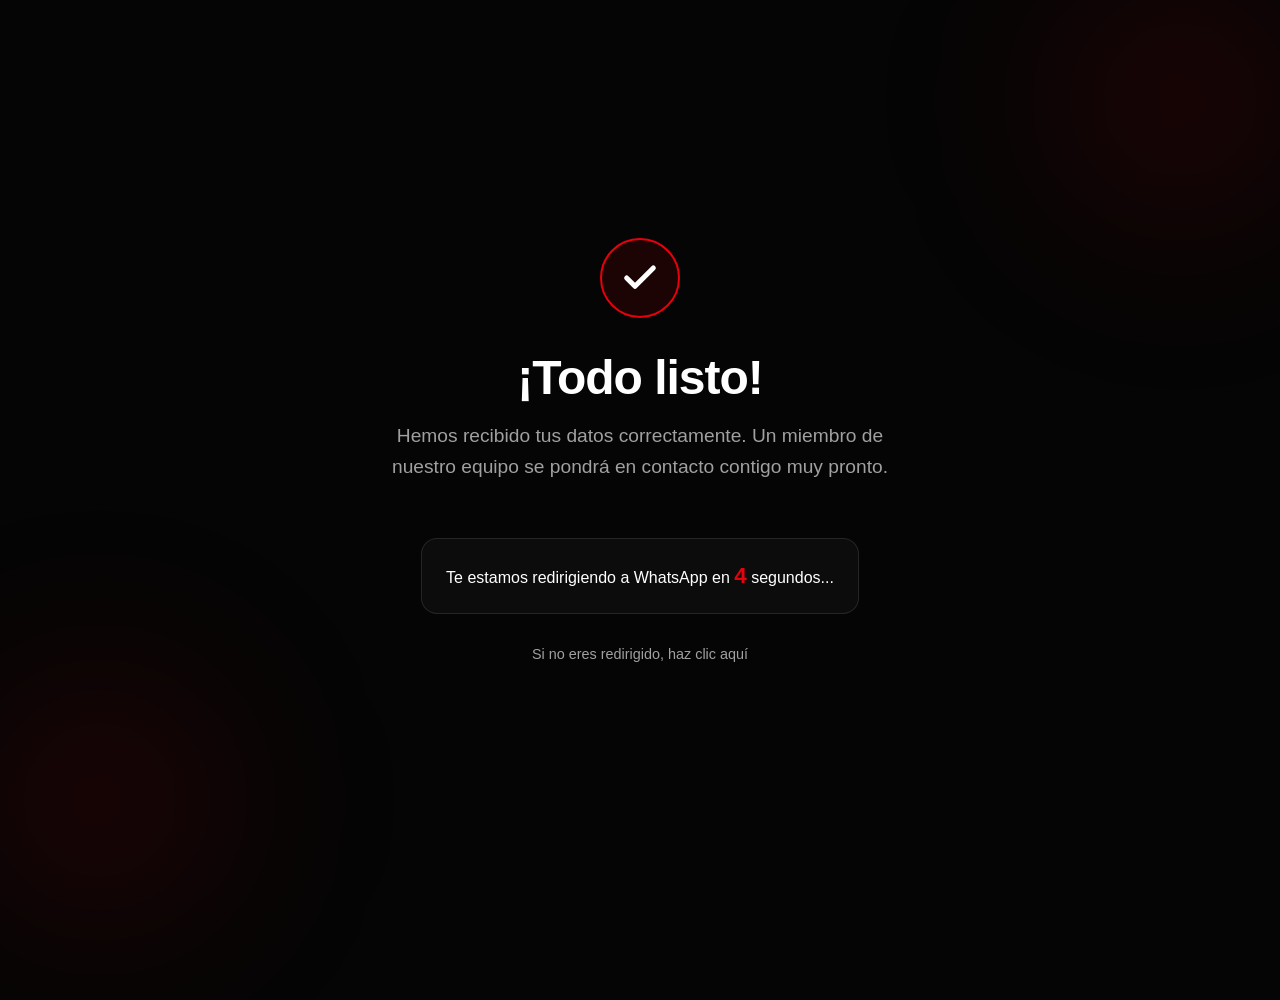
<file: gracias.html>
<!DOCTYPE html>
<html lang="es">

<head>
  <meta charset="UTF-8" />
  <meta name="viewport" content="width=device-width, initial-scale=1.0" />
  <meta name="description" content="Tu solicitud fue enviada correctamente. El equipo de Fuzion Studio te contactará en menos de 2 horas." />
  <link rel="canonical" href="https://fuzionstudio.com/gracias.html" />
  <meta name="robots" content="noindex, nofollow" />
  <meta name="facebook-domain-verification" content="zu2rkqekf0jaqwhp01raz4qiesi2ws" />
  <title>¡Gracias! | Fuzion Studio</title>
  <!-- Open Graph / WhatsApp Preview -->
  <meta property="og:type" content="website" />
  <meta property="og:title" content="¡Gracias! | Fuzion Studio" />
  <meta property="og:description" content="Tu solicitud fue enviada. Nos contactamos en menos de 2 horas para coordinar todo." />
  <meta property="og:image" content="img/og-preview.png" />
  <meta property="og:url" content="https://fuzionstudio.com/gracias.html" />
  <meta property="og:site_name" content="Fuzion Studio" />
  <meta name="twitter:card" content="summary_large_image" />
  <meta name="twitter:title" content="¡Gracias! | Fuzion Studio" />
  <meta name="twitter:description" content="Tu solicitud fue enviada. Nos contactamos en menos de 2 horas para coordinar todo." />
  <meta name="twitter:image" content="img/og-preview.png" />
  <link rel="icon" type="image/png" href="img/logo.png" />
  <link rel="stylesheet" href="styles.css" />
  <style>
    :root {
      --negro-deep: #050505;
      --rojo: #e8000d;
      --rojo-brillante: #ff1a1a;
      --gris: #a0a0a0;
      --blanco: #ffffff;
    }

    body {
      background: var(--negro-deep);
      color: var(--blanco);
      font-family: 'Inter', sans-serif;
      margin: 0;
      display: flex;
      align-items: center;
      justify-content: center;
      min-height: 100vh;
      text-align: center;
      overflow: hidden;
    }

    .thanks-container {
      max-width: 600px;
      padding: 2rem;
      position: relative;
      z-index: 2;
    }

    .icon-box {
      width: 80px;
      height: 80px;
      background: rgba(232, 0, 13, 0.1);
      border: 2px solid var(--rojo);
      border-radius: 50%;
      display: flex;
      align-items: center;
      justify-content: center;
      margin: 0 auto 2rem;
      animation: pulse 2s infinite;
    }

    @keyframes pulse {
      0% { transform: scale(1); box-shadow: 0 0 0 0 rgba(232, 0, 13, 0.4); }
      70% { transform: scale(1.05); box-shadow: 0 0 0 20px rgba(232, 0, 13, 0); }
      100% { transform: scale(1); box-shadow: 0 0 0 0 rgba(232, 0, 13, 0); }
    }

    h1 {
      font-size: 3rem;
      margin-bottom: 1rem;
      font-weight: 800;
      letter-spacing: -1px;
    }

    p {
      color: var(--gris);
      font-size: 1.2rem;
      line-height: 1.6;
      margin-bottom: 2.5rem;
    }

    .redirect-box {
      background: rgba(255, 255, 255, 0.03);
      border: 1px solid rgba(255, 255, 255, 0.1);
      padding: 1.5rem;
      border-radius: 16px;
      display: inline-block;
      margin-top: 1rem;
    }

    .countdown {
      font-weight: 700;
      color: var(--rojo);
      font-size: 1.4rem;
    }

    .btn-wa {
      display: block;
      margin-top: 2rem;
      color: var(--gris);
      text-decoration: none;
      font-size: 0.9rem;
      transition: color 0.3s;
    }

    .btn-wa:hover {
      color: var(--blanco);
    }

    /* Fondo decorativo */
    .orb {
      position: absolute;
      width: 400px;
      height: 400px;
      background: radial-gradient(circle, rgba(232, 0, 13, 0.15) 0%, transparent 70%);
      filter: blur(80px);
      z-index: 1;
    }

    .orb-1 { top: -100px; right: -100px; }
    .orb-2 { bottom: -100px; left: -100px; }
  </style>
  <!-- Meta Pixel Code -->
  <script>
  !function(f,b,e,v,n,t,s)
  {if(f.fbq)return;n=f.fbq=function(){n.callMethod?
  n.callMethod.apply(n,arguments):n.queue.push(arguments)};
  if(!f._fbq)f._fbq=n;n.push=n;n.loaded=!0;n.version='2.0';
  n.queue=[];t=b.createElement(e);t.async=!0;
  t.src=v;s=b.getElementsByTagName(e)[0];
  s.parentNode.insertBefore(t,s)}(window, document,'script',
  'https://connect.facebook.net/en_US/fbevents.js');
  fbq('init', '1012480207957572');
  fbq('track', 'PageView');
  fbq('track', 'Lead');
  </script>
  <noscript><img height="1" width="1" style="display:none"
  src="https://www.facebook.com/tr?id=1012480207957572&ev=PageView&noscript=1"
  /></noscript>
  <!-- End Meta Pixel Code -->
</head>

<body>
  <div class="orb orb-1"></div>
  <div class="orb orb-2"></div>

  <div class="thanks-container">
    <div class="icon-box">
      <svg viewBox="0 0 24 24" width="40" height="40" fill="none" stroke="currentColor" stroke-width="3" stroke-linecap="round" stroke-linejoin="round">
        <polyline points="20 6 9 17 4 12"></polyline>
      </svg>
    </div>
    <h1>¡Todo listo!</h1>
    <p>Hemos recibido tus datos correctamente. Un miembro de nuestro equipo se pondrá en contacto contigo muy pronto.</p>

    <div class="redirect-box">
      Te estamos redirigiendo a WhatsApp en <span id="timer" class="countdown">5</span> segundos...
    </div>

    <a href="#" id="waLink" class="btn-wa">Si no eres redirigido, haz clic aquí</a>
  </div>

  <script>
    // Recuperar el link de WhatsApp generado en la página anterior
    const waUrl = sessionStorage.getItem('lastWaUrl') || 'https://wa.me/59160007720';
    document.getElementById('waLink').href = waUrl;

    let seconds = 5;
    const timerEl = document.getElementById('timer');

    const interval = setInterval(() => {
      seconds--;
      timerEl.textContent = seconds;
      if (seconds <= 0) {
        clearInterval(interval);
        window.location.href = waUrl;
      }
    }, 1000);
  </script>
</body>

</html>
</file>
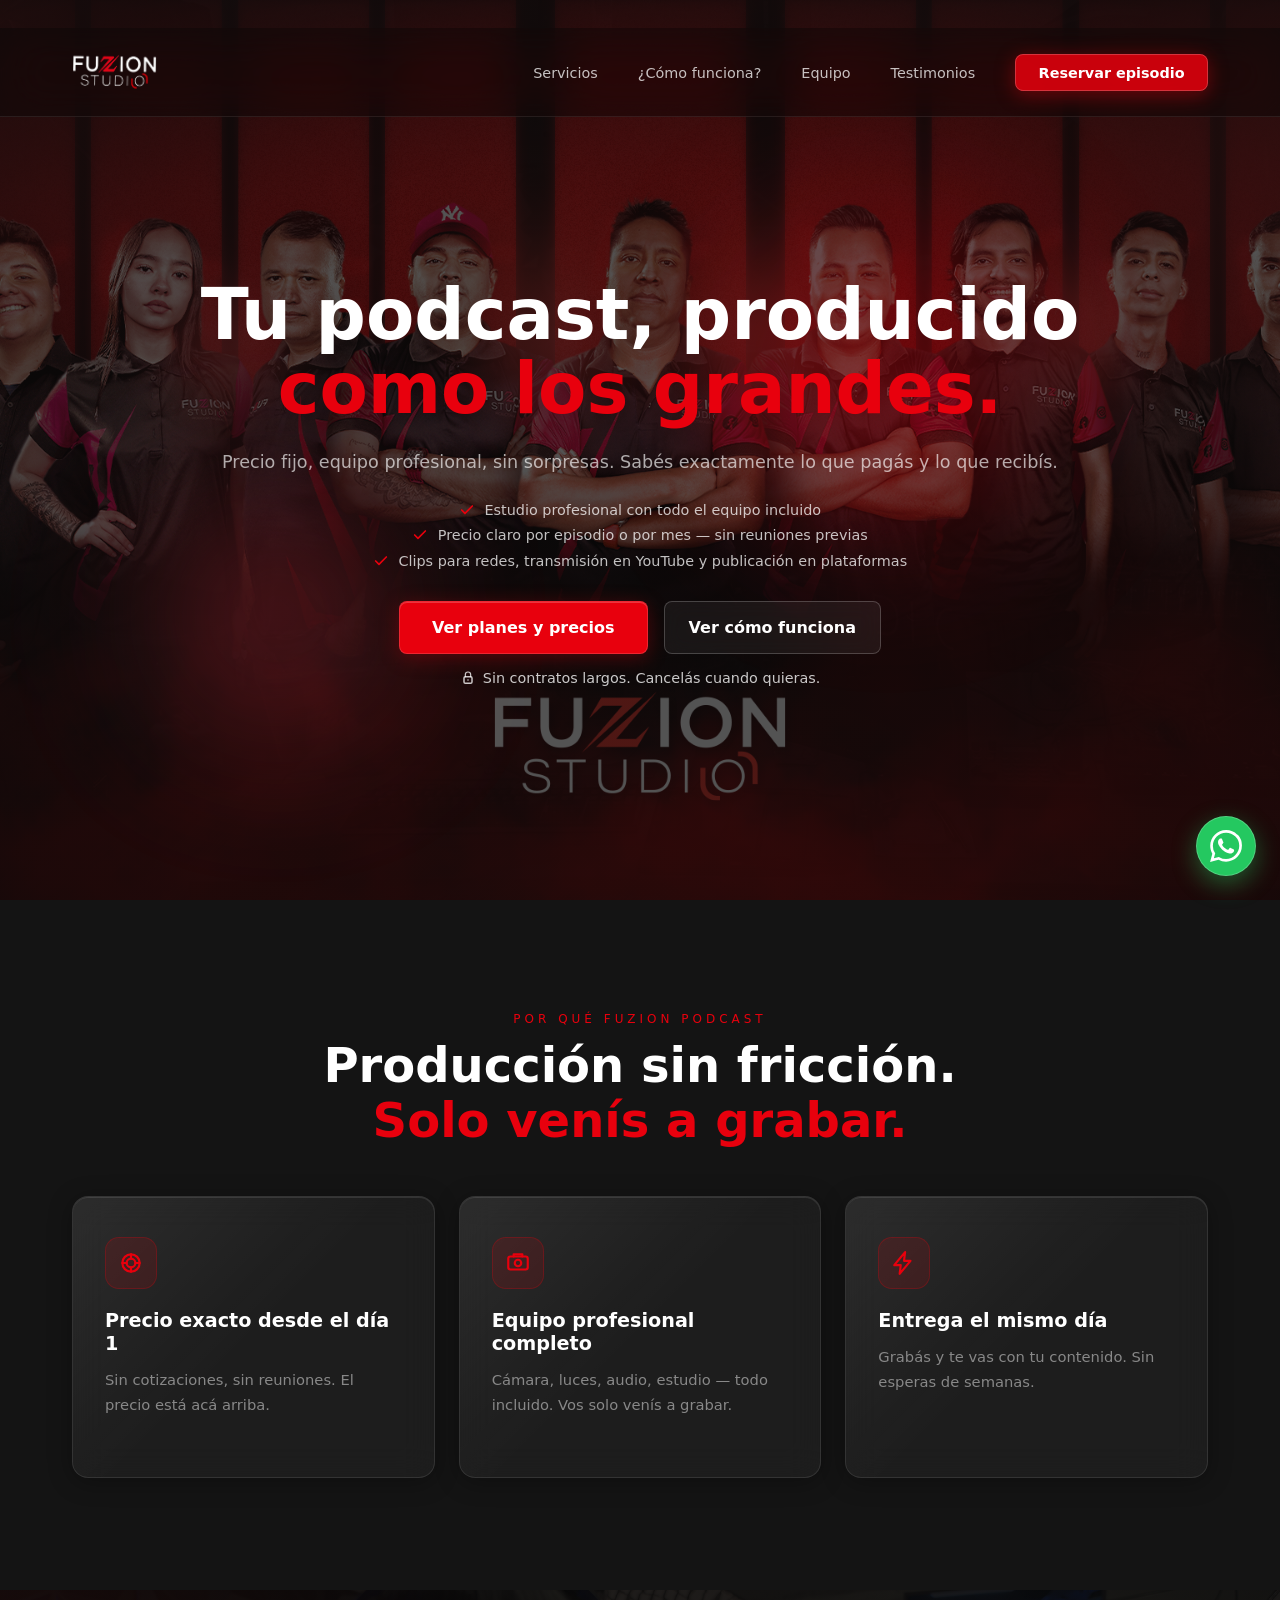
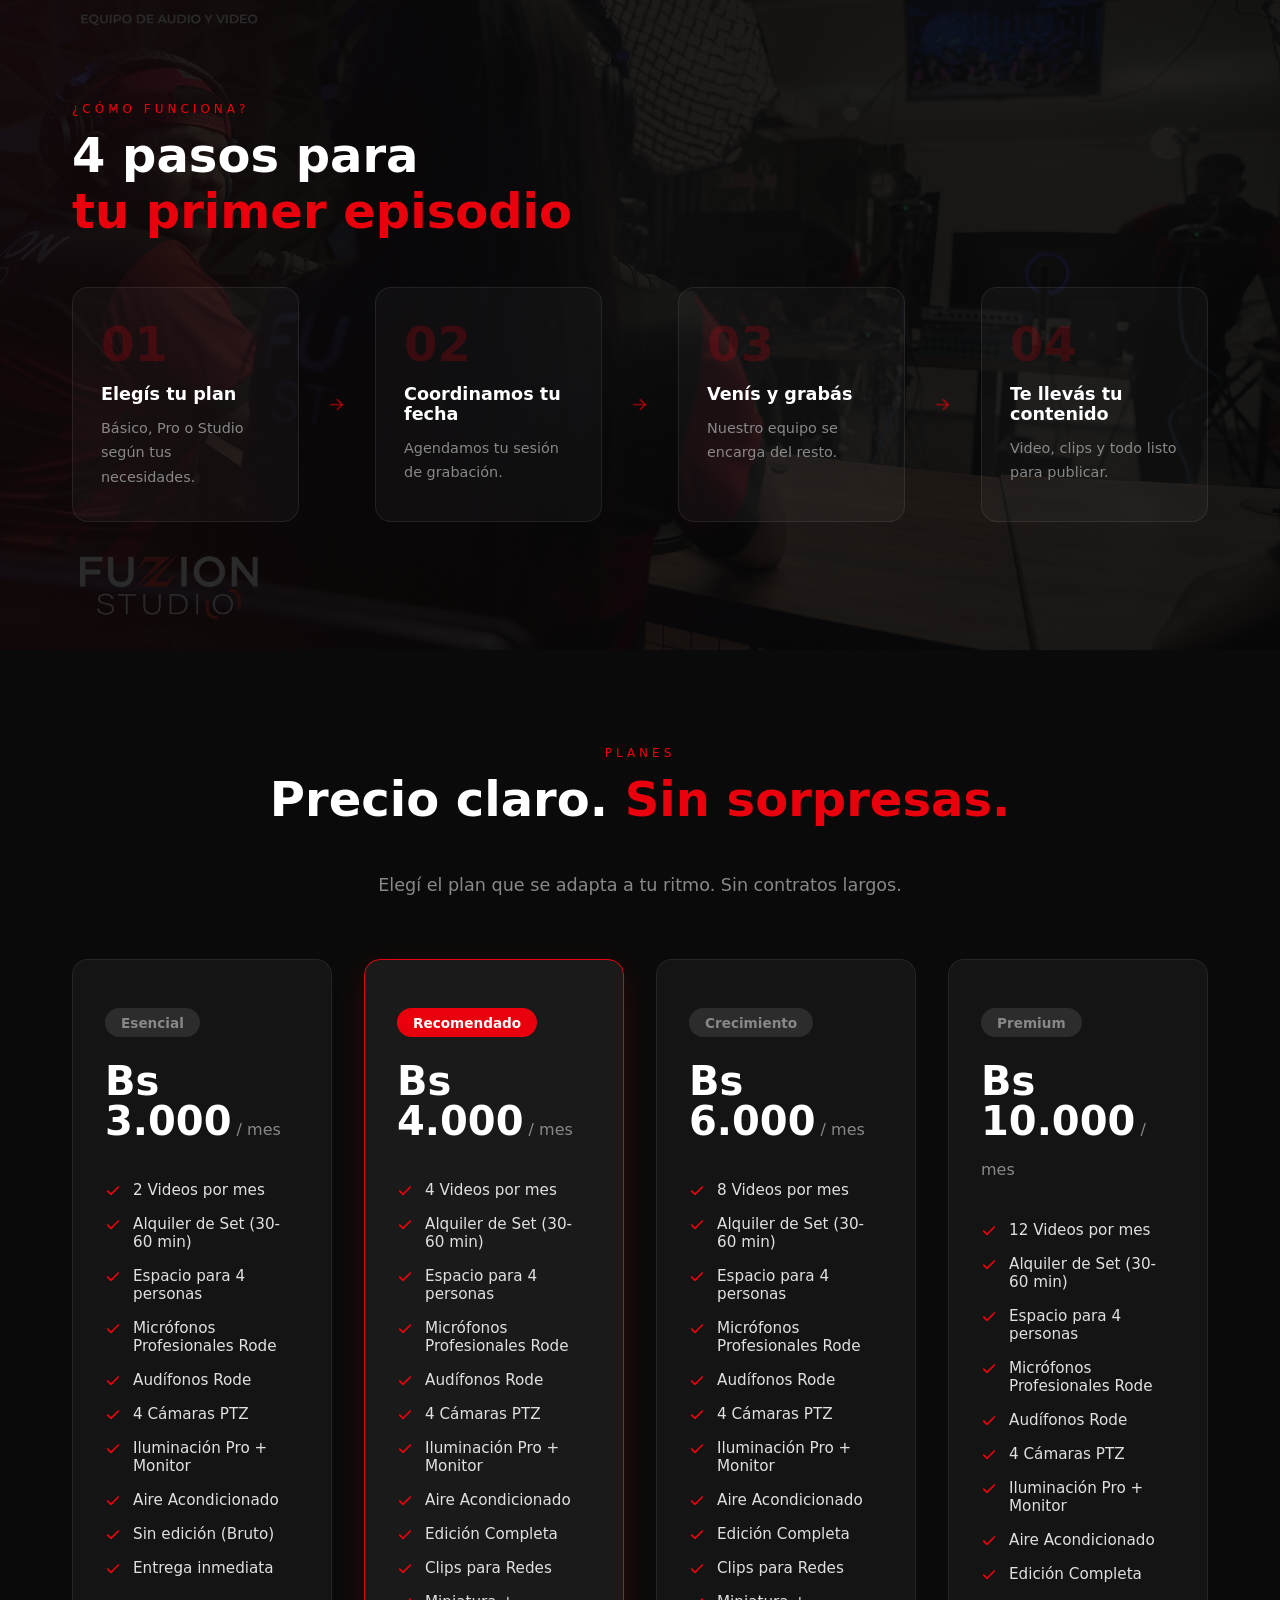
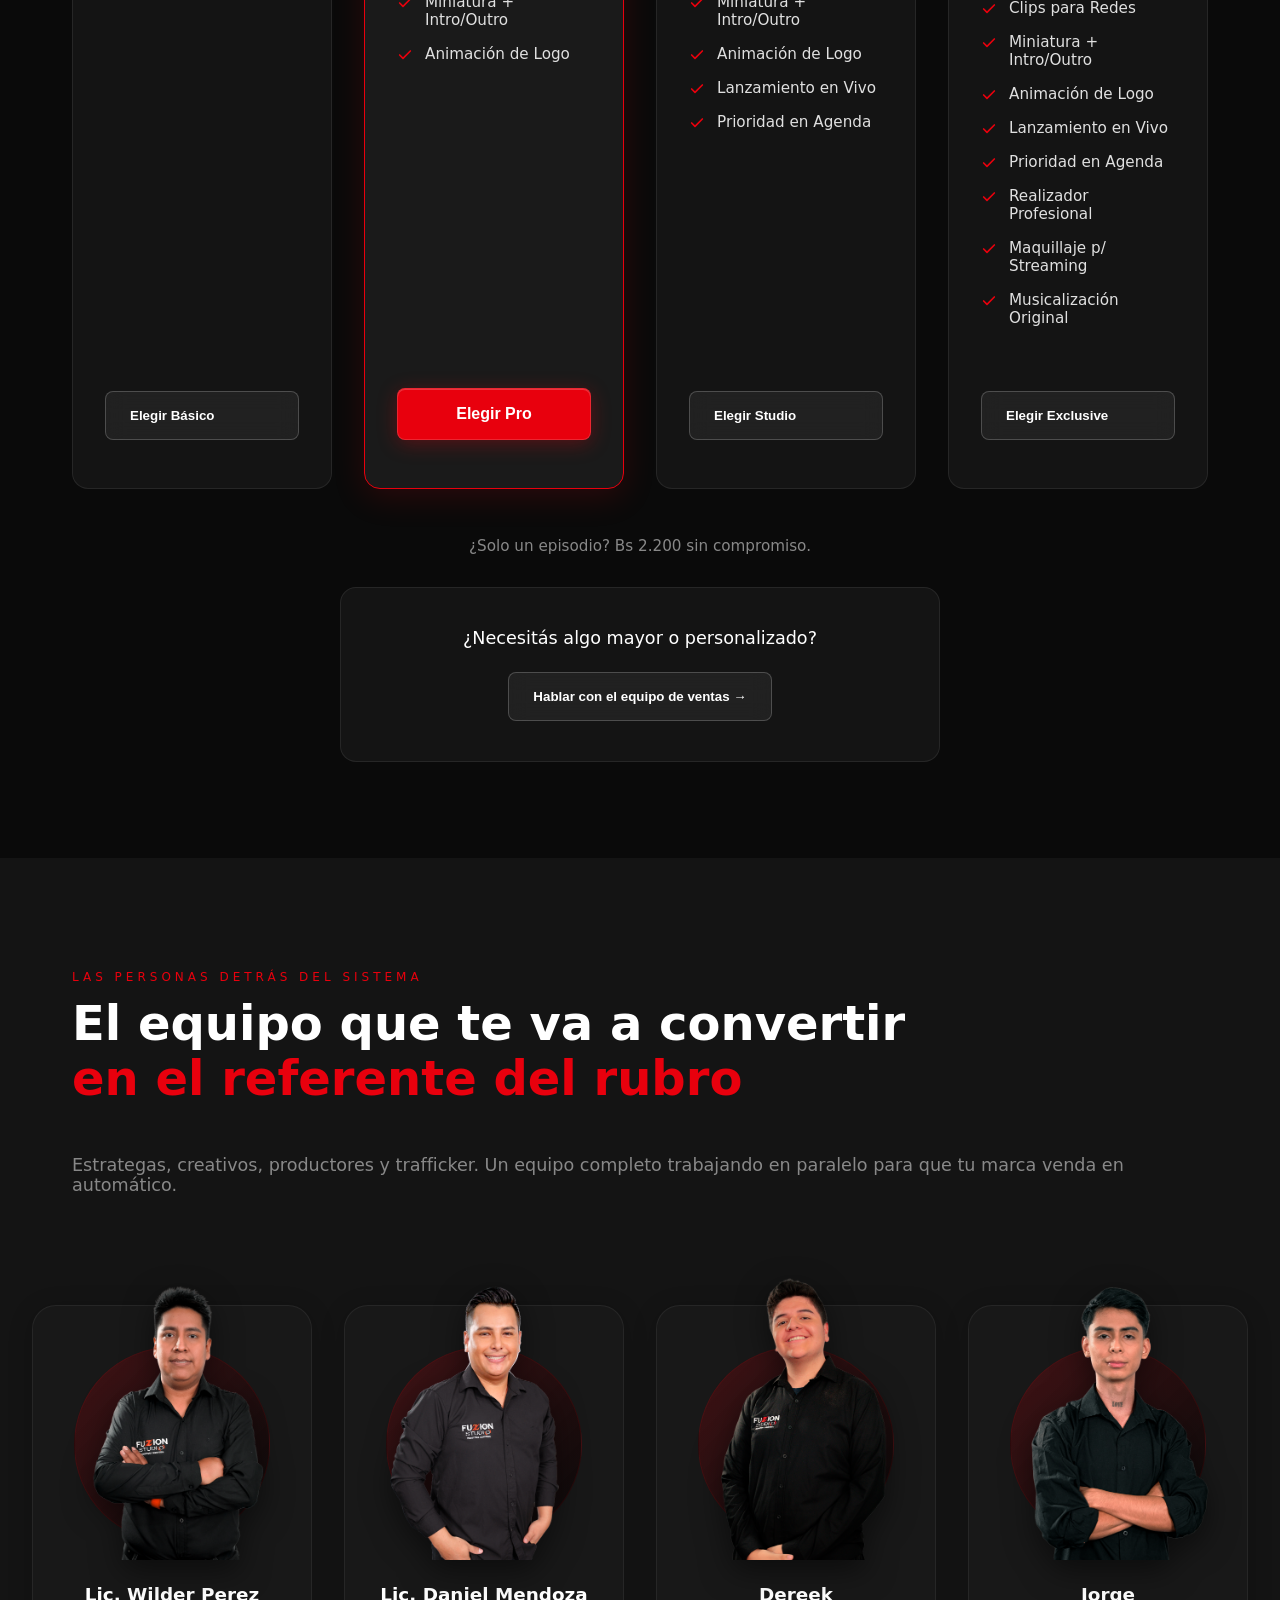
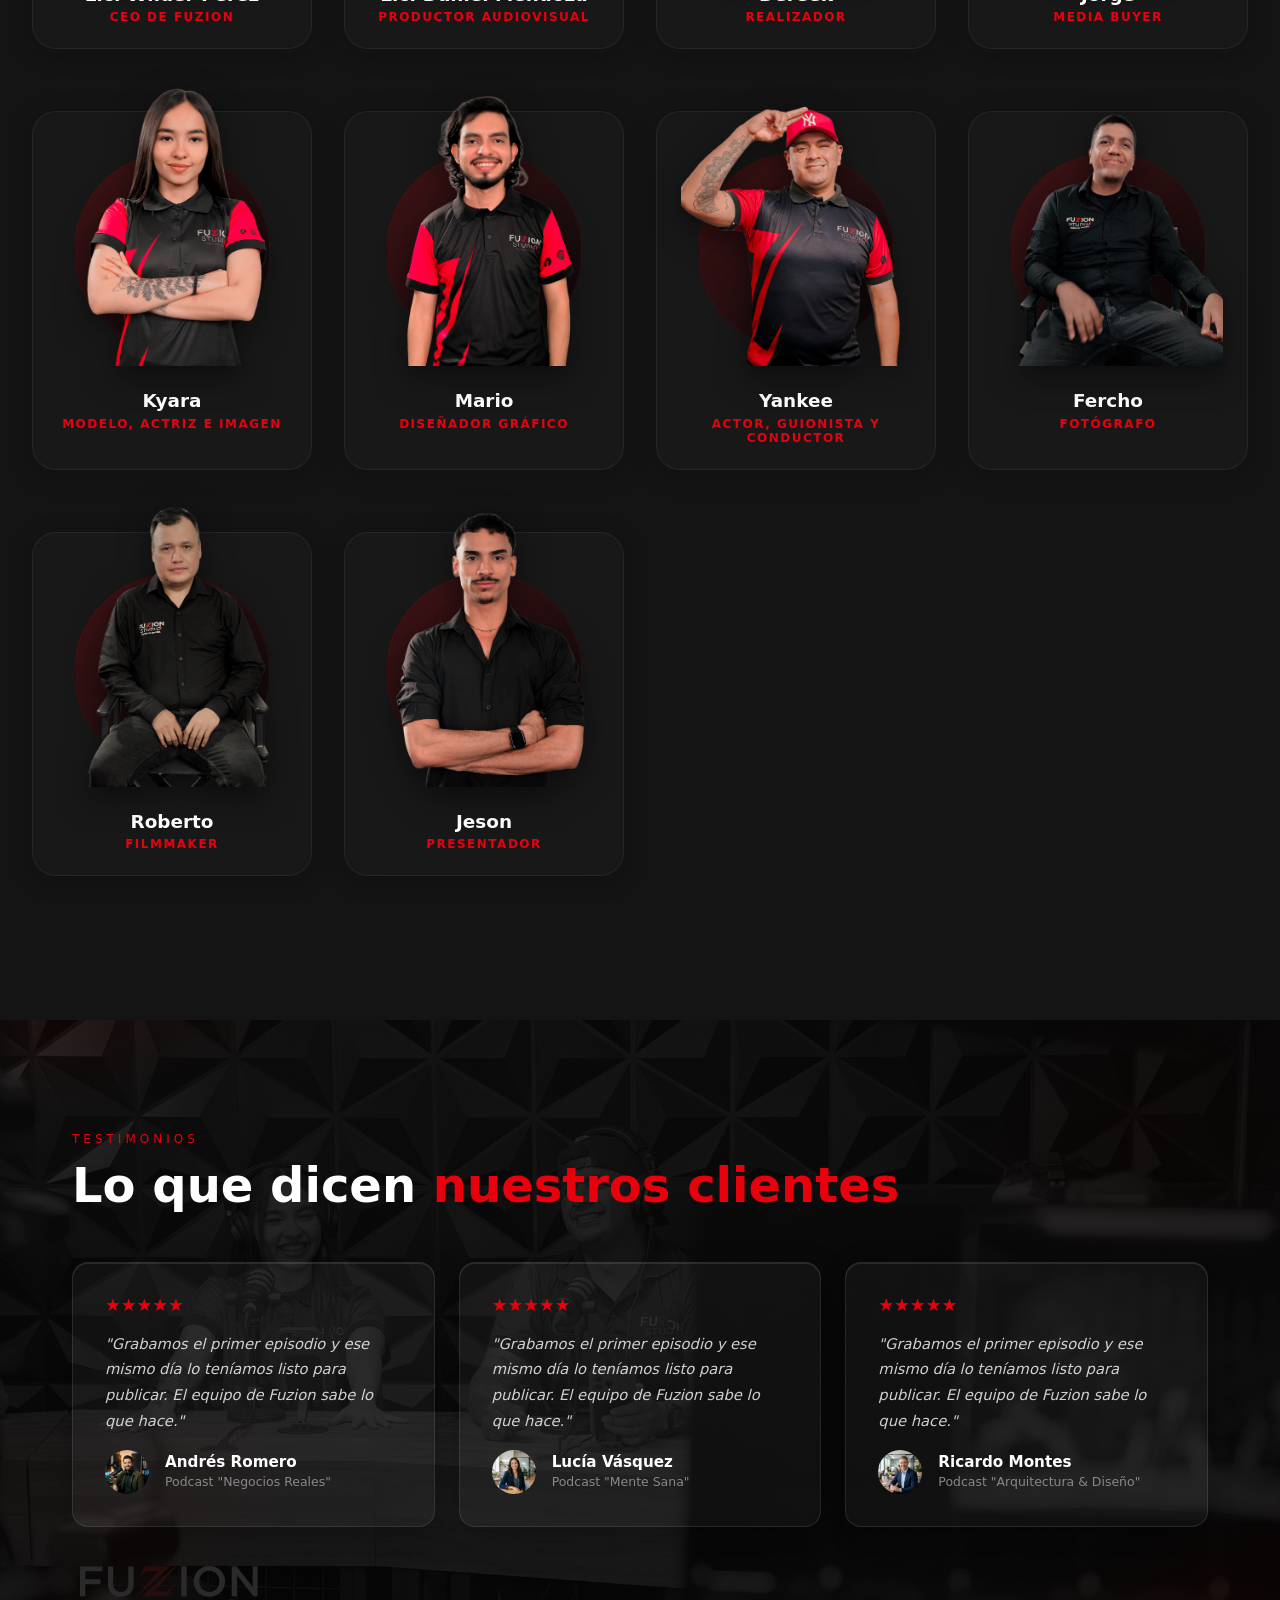
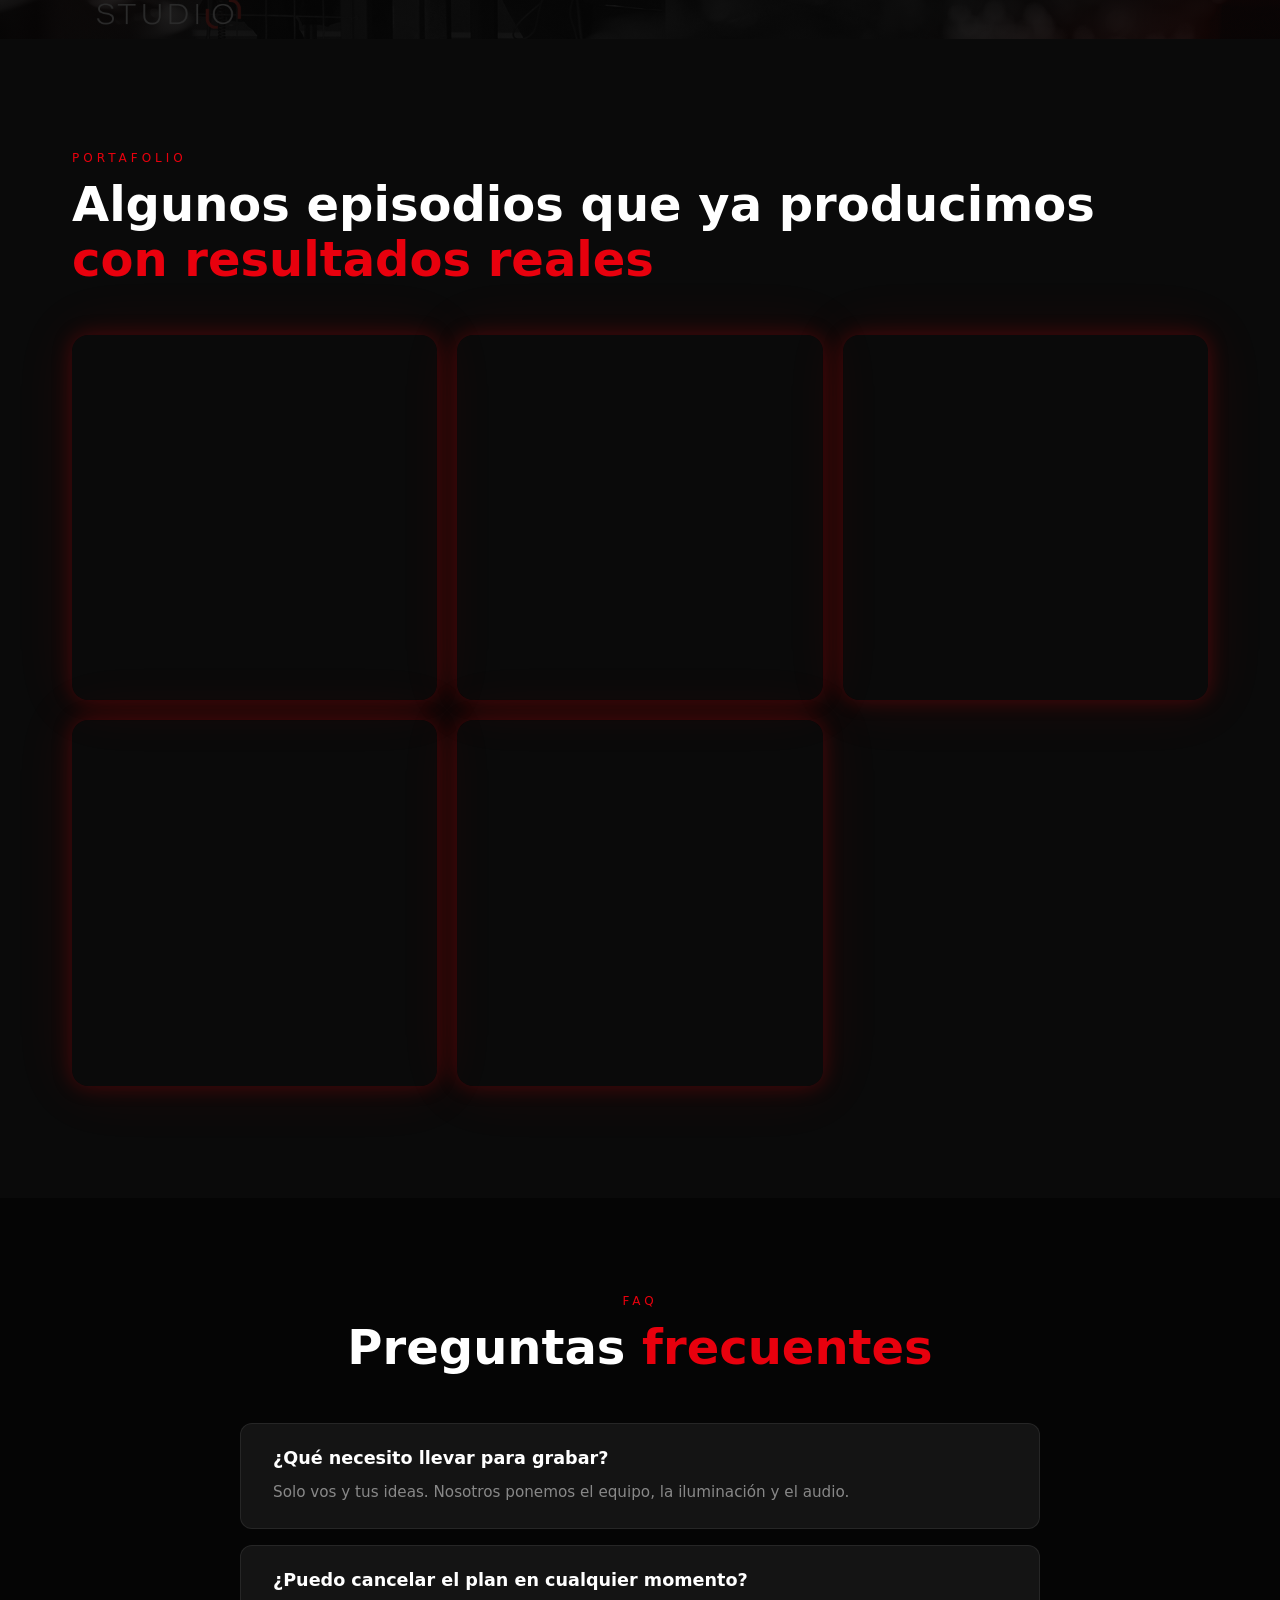
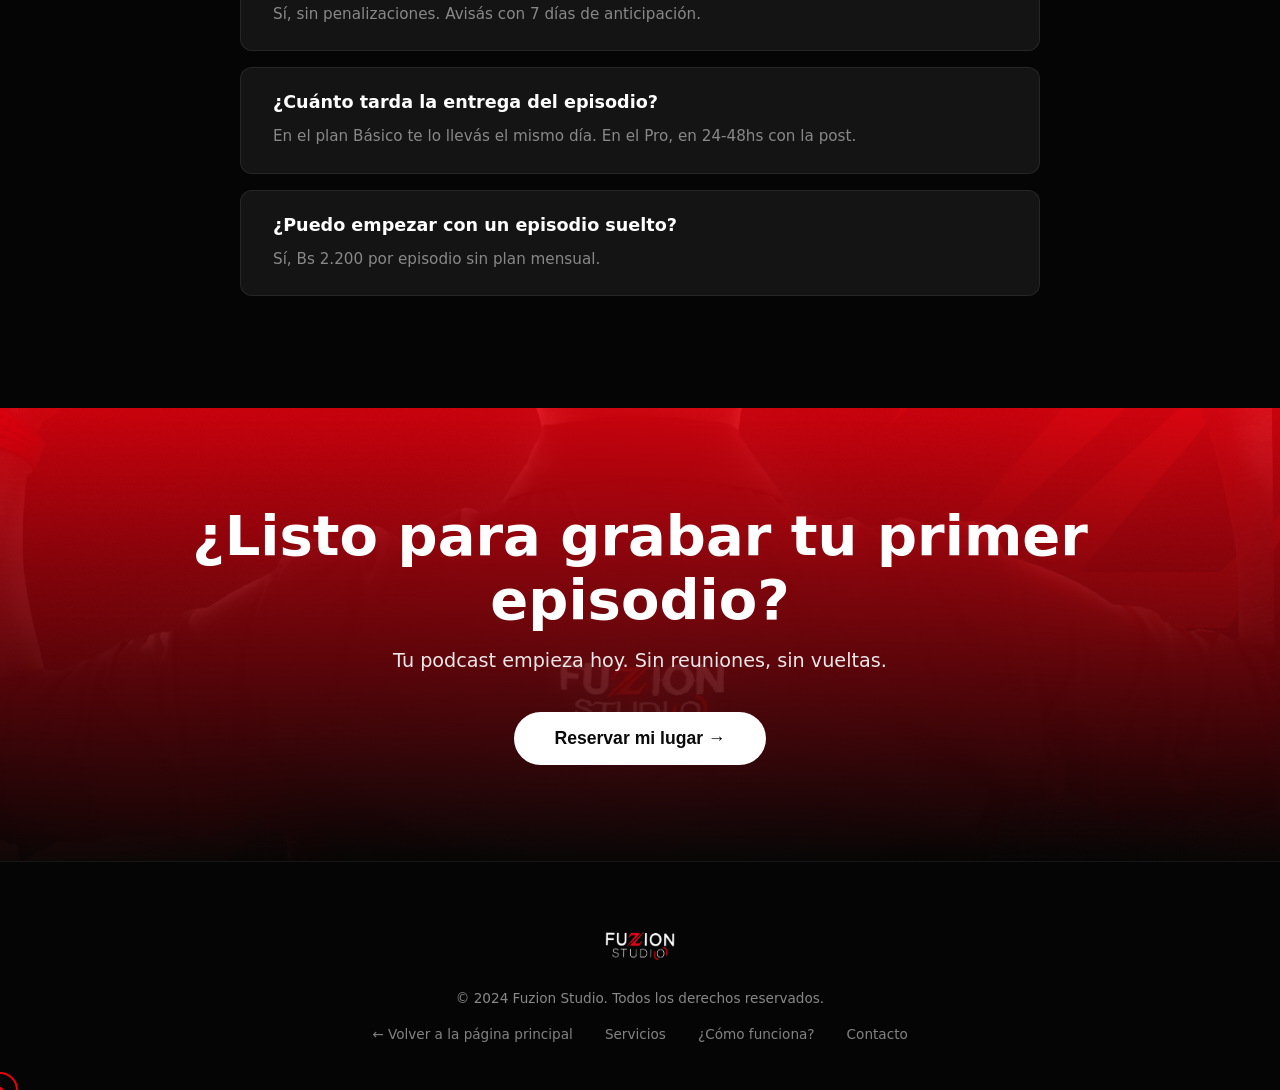
<file: podcast.html>
<!DOCTYPE html>
<html lang="es">

<head>
  <meta charset="UTF-8" />
  <meta name="viewport" content="width=device-width, initial-scale=1.0" />
  <meta name="description" content="Grabá tu podcast profesional en Fuzion Studio, Santa Cruz. Estudio equipado con cámaras PTZ 4K, micrófonos Rode, iluminación pro. Planes desde Bs 3.500/mes. Edición completa y clips para redes incluidos." />
  <link rel="canonical" href="https://fuzionstudio.com/podcast.html" />
  <meta name="robots" content="index, follow" />
  <meta name="keywords" content="estudio podcast Santa Cruz, grabar podcast Bolivia, producción podcast profesional, alquiler estudio grabación, podcast Bolivia" />
  <meta name="facebook-domain-verification" content="zu2rkqekf0jaqwhp01raz4qiesi2ws" />
  <title>Fuzion Podcast | Tu podcast, producido como los grandes</title>
  <!-- Open Graph / WhatsApp Preview -->
  <meta property="og:type" content="website" />
  <meta property="og:title" content="Fuzion Podcast | Tu podcast, producido como los grandes" />
  <meta property="og:description" content="Grabá tu podcast con equipo profesional completo. Estudio, cámaras, audio, edición y clips listos para redes. Santa Cruz, Bolivia." />
  <meta property="og:image" content="img/og-preview.png" />
  <meta property="og:url" content="https://fuzionstudio.com/podcast.html" />
  <meta property="og:site_name" content="Fuzion Studio" />
  <meta name="twitter:card" content="summary_large_image" />
  <meta name="twitter:title" content="Fuzion Podcast | Tu podcast, producido como los grandes" />
  <meta name="twitter:description" content="Grabá tu podcast con equipo profesional completo. Estudio, cámaras, audio, edición y clips listos para redes. Santa Cruz, Bolivia." />
  <meta name="twitter:image" content="img/og-preview.png" />
  <link rel="icon" type="image/png" href="img/logo.png" />
  <link rel="stylesheet" href="styles.css" />
  <style>
    /* ========== ESTILOS ESPECÍFICOS PARA PODCAST ========== */

    /* Layout diferenciadores */
    .diferenciador-grid {
      display: grid;
      grid-template-columns: repeat(auto-fit, minmax(280px, 1fr));
      gap: 2rem;
      margin-top: 3rem;
    }

    .diferenciador-card {
      background: var(--negro-card);
      padding: 2.5rem;
      border-radius: 16px;
      border: 1px solid rgba(255, 255, 255, 0.08);
      text-align: left;
    }

    .diferenciador-icon {
      font-size: 3rem;
      margin-bottom: 1.5rem;
      display: inline-block;
    }

    .diferenciador-card h3 {
      font-size: 1.25rem;
      margin-bottom: 1rem;
    }

    .diferenciador-card p {
      color: var(--gris);
      font-size: 0.95rem;
      line-height: 1.6;
    }

    /* Layout planes */
    .planes {
      padding: 6rem 0;
    }

    .planes-grid {
      display: grid;
      grid-template-columns: repeat(auto-fit, minmax(300px, 1fr));
      gap: 2rem;
      margin-top: 4rem;
    }

    @media (min-width: 992px) {
      .planes-grid {
        grid-template-columns: repeat(4, 1fr);
        align-items: stretch;
      }
    }

    .plan-card {
      background: var(--negro-card);
      border: 1px solid rgba(255, 255, 255, 0.08);
      border-radius: 16px;
      padding: 3rem 2rem;
      text-align: left;
      transition: all 0.3s ease;
      position: relative;
      display: flex;
      flex-direction: column;
      height: 100%;
    }

    .plan-card--pro {
      background: var(--negro-card2);
      border: 1px solid var(--rojo);
      transform: scale(1.05);
      box-shadow: 0 8px 32px rgba(232, 0, 13, 0.15);
      z-index: 1;
    }

    .plan-card--pro:hover {
      box-shadow: 0 12px 40px rgba(232, 0, 13, 0.25);
    }

    @media (max-width: 991px) {
      .planes-grid {
        display: flex;
        flex-direction: column;
      }

      .plan-card--pro {
        order: -1;
        transform: scale(1);
      }
    }

    .plan-badge {
      display: inline-block;
      padding: 0.4rem 1rem;
      border-radius: 20px;
      font-size: 0.85rem;
      font-weight: 600;
      margin-bottom: 1.5rem;
      background: rgba(255, 255, 255, 0.1);
      color: var(--gris);
    }

    .plan-card--pro .plan-badge {
      background: var(--rojo);
      color: var(--blanco);
    }

    .plan-precio {
      font-size: 2.5rem;
      font-weight: 700;
      margin-bottom: 0.5rem;
      line-height: 1;
    }

    .plan-mes {
      font-size: 1rem;
      color: var(--gris);
      font-weight: normal;
    }

    .plan-features {
      list-style: none;
      padding: 0;
      margin: 2rem 0;
      flex-grow: 1;
    }

    .plan-features li {
      margin-bottom: 1rem;
      display: flex;
      align-items: flex-start;
      gap: 0.75rem;
      color: #e0e0e0;
      font-size: 0.95rem;
    }

    .plan-features li svg {
      flex-shrink: 0;
      margin-top: 2px;
      color: var(--rojo);
    }

    .plan-cta {
      width: 100%;
      text-align: center;
      margin-top: 1rem;
    }

    .nota-planes {
      text-align: center;
      margin-top: 3rem;
      color: var(--gris);
      font-size: 0.95rem;
    }

    .bloque-business {
      text-align: center;
      margin-top: 2rem;
      padding: 2.5rem;
      background: var(--negro-card);
      border-radius: 16px;
      border: 1px solid rgba(255, 255, 255, 0.08);
      max-width: 600px;
      margin-left: auto;
      margin-right: auto;
    }

    .bloque-business p {
      margin-bottom: 1.5rem;
      font-size: 1.1rem;
    }

    /* FAQ */
    .faq-section {
      padding: 6rem 0;
      background: #050505;
    }

    .faq-grid {
      max-width: 800px;
      margin: 3rem auto 0;
    }

    .faq-item {
      background: var(--negro-card);
      border: 1px solid rgba(255, 255, 255, 0.08);
      margin-bottom: 1rem;
      border-radius: 12px;
      padding: 1.5rem 2rem;
    }

    .faq-q {
      font-weight: 600;
      font-size: 1.1rem;
      margin-bottom: 0.75rem;
      color: var(--blanco);
    }

    .faq-a {
      color: var(--gris);
      line-height: 1.6;
      font-size: 0.95rem;
    }

    /* CTA Final */
    .cta-final {
      background: var(--rojo);
      padding: 6rem 1rem;
      text-align: center;
    }

    .cta-final h2 {
      font-size: clamp(2rem, 5vw, 3.5rem);
      margin-bottom: 1rem;
      color: var(--blanco);
    }

    .cta-final p {
      font-size: 1.2rem;
      margin-bottom: 2.5rem;
      color: rgba(255, 255, 255, 0.9);
      max-width: 600px;
      margin-left: auto;
      margin-right: auto;
    }

    .btn-blanco {
      background: var(--blanco);
      color: var(--negro);
      padding: 1rem 2.5rem;
      border-radius: 30px;
      font-weight: bold;
      text-decoration: none;
      display: inline-block;
      transition: transform 0.3s ease, box-shadow 0.3s ease;
      font-size: 1.1rem;
      border: none;
      cursor: pointer;
    }

    .btn-blanco:hover {
      transform: translateY(-2px);
      box-shadow: 0 8px 24px rgba(0, 0, 0, 0.2);
    }

    /* Hero override */
    .hero-bullets li {
      justify-content: center;
    }

    @media (max-width: 768px) {
      .hero-bullets li {
        justify-content: flex-start;
      }

      .diferenciador-grid {
        grid-template-columns: 1fr;
        gap: 1.5rem;
      }

      .plan-card {
        padding: 2rem 1.5rem;
      }

      .plan-precio {
        font-size: 2.2rem;
      }

      .plan-features li {
        font-size: 0.9rem;
      }
    }
  </style>
  <!-- Meta Pixel Code -->
  <script>
  !function(f,b,e,v,n,t,s)
  {if(f.fbq)return;n=f.fbq=function(){n.callMethod?
  n.callMethod.apply(n,arguments):n.queue.push(arguments)};
  if(!f._fbq)f._fbq=n;n.push=n;n.loaded=!0;n.version='2.0';
  n.queue=[];t=b.createElement(e);t.async=!0;
  t.src=v;s=b.getElementsByTagName(e)[0];
  s.parentNode.insertBefore(t,s)}(window, document,'script',
  'https://connect.facebook.net/en_US/fbevents.js');
  fbq('init', '1012480207957572');
  fbq('track', 'PageView');
  </script>
  <noscript><img height="1" width="1" style="display:none"
  src="https://www.facebook.com/tr?id=1012480207957572&ev=PageView&noscript=1"
  /></noscript>
  <!-- End Meta Pixel Code -->

  <script type="application/ld+json">{
    "@context": "https://schema.org",
    "@type": "Service",
    "name": "Fuzion Podcast - Producción de Podcast Profesional",
    "description": "Servicio de producción de podcast profesional con estudio equipado, grabación 4K y edición completa en Santa Cruz, Bolivia.",
    "provider": {"@type": "Organization", "name": "Fuzion Studio"},
    "areaServed": "Bolivia",
    "offers": {
      "@type": "AggregateOffer",
      "priceCurrency": "BOB",
      "lowPrice": "2200",
      "highPrice": "7500"
    }
  }</script>
</head>

<body>

  <!-- ========== NAVBAR ========== -->
  <nav class="navbar" id="navbar">
    <div class="nav-container">
      <div class="logo">
        <img src="img/logo.png" alt="Fuzion Studio" style="height: 48px; width: auto;">
      </div>
      <ul class="nav-links">
        <li><a href="#planes">Servicios</a></li>
        <li><a href="#proceso">¿Cómo funciona?</a></li>
        <li><a href="#equipo">Equipo</a></li>
        <li><a href="#testimonios">Testimonios</a></li>
        <li><a href="#" class="btn-nav open-form-btn">Reservar episodio</a></li>
      </ul>
      <button class="hamburger" id="hamburger" aria-label="Abrir menú" aria-expanded="false">
        <span></span><span></span><span></span>
      </button>
    </div>
  </nav>

  <!-- ========== MOBILE NAV OVERLAY ========== -->
  <div class="mobile-nav-overlay" id="mobileNav">
    <div class="mobile-nav-inner">
      <a href="#planes" class="mobile-nav-link">Servicios</a>
      <a href="#proceso" class="mobile-nav-link">¿Cómo funciona?</a>
      <a href="#equipo" class="mobile-nav-link">Equipo</a>
      <a href="#testimonios" class="mobile-nav-link">Testimonios</a>
      <a href="#" class="mobile-nav-cta open-form-btn">Reservar episodio →</a>
    </div>
  </div>

  <!-- ========== HERO ========== -->
  <section class="hero" id="inicio">
    <div class="hero-bg-gradient" style="background-image: linear-gradient(rgba(10,10,10,0.7), rgba(10,10,10,0.7)), url('img/Fotos%20team/Dise%C3%B1o%20sin%20t%C3%ADtulo/2.svg'); background-size: cover; background-position: center;"></div>
    <div class="hero-orb hero-orb-1"></div>
    <div class="hero-orb hero-orb-2"></div>

    <div class="hero-content" style="max-width: 900px; margin: 0 auto; text-align: center;">
      <h1 class="glitch" data-text="Tu podcast, producido como los grandes.">
        Tu podcast, producido<br><span class="highlight">como los grandes.</span>
      </h1>

      <p class="hero-sub">
        Precio fijo, equipo profesional, sin sorpresas. Sabés exactamente lo que pagás y lo que recibís.
      </p>

      <ul class="hero-bullets" style="display: flex; flex-direction: column; align-items: center; text-align: left;">
        <li>
          <svg viewBox="0 0 24 24" fill="none" stroke="currentColor" stroke-width="2.5" stroke-linecap="round"
            stroke-linejoin="round" width="20" height="20">
            <polyline points="20 6 9 17 4 12" />
          </svg>
          Estudio profesional con todo el equipo incluido
        </li>
        <li>
          <svg viewBox="0 0 24 24" fill="none" stroke="currentColor" stroke-width="2.5" stroke-linecap="round"
            stroke-linejoin="round" width="20" height="20">
            <polyline points="20 6 9 17 4 12" />
          </svg>
          Precio claro por episodio o por mes — sin reuniones previas
        </li>
        <li>
          <svg viewBox="0 0 24 24" fill="none" stroke="currentColor" stroke-width="2.5" stroke-linecap="round"
            stroke-linejoin="round" width="20" height="20">
            <polyline points="20 6 9 17 4 12" />
          </svg>
          Clips para redes, transmisión en YouTube y publicación en plataformas
        </li>
      </ul>

      <div class="hero-cta" style="justify-content: center;">
        <a href="#planes" class="btn-primary">Ver planes y precios</a>
        <a href="#proceso" class="btn-secondary">Ver cómo funciona</a>
      </div>

      <p class="hero-guarantee">
        <svg class="hero-guarantee-icon" viewBox="0 0 24 24" fill="none" stroke="currentColor" stroke-width="2.2"
          stroke-linecap="round" stroke-linejoin="round" width="18" height="18" aria-hidden="true">
          <rect x="6" y="10" width="12" height="10" rx="2" />
          <path d="M8 10V7a4 4 0 0 1 8 0v3" />
          <circle cx="12" cy="15" r="1.2" fill="currentColor" stroke="none" />
        </svg>
        Sin contratos largos. Cancelás cuando quieras.
      </p>
    </div>

    <div class="scroll-hint">
      <span></span><span></span><span></span>
    </div>
  </section>

  <!-- ========== DIFERENCIADOR ========== -->
  <section class="pain-section servicios">
    <div class="container">
      <div style="text-align: center;">
        <p class="section-tag">Por qué Fuzion Podcast</p>
        <h2>Producción sin fricción.<br><span class="highlight">Solo venís a grabar.</span></h2>
      </div>

      <div class="servicios-grid">
        <div class="servicio-card">
          <span class="servicio-icon">
            <svg viewBox="0 0 24 24" fill="none" stroke="currentColor" stroke-width="2" stroke-linecap="round"
              stroke-linejoin="round" width="26" height="26" aria-hidden="true">
              <circle cx="12" cy="12" r="8" />
              <circle cx="12" cy="12" r="4" />
              <path d="M12 4v4" />
              <path d="M12 16v4" />
              <path d="M4 12h4" />
              <path d="M16 12h4" />
            </svg>
          </span>
          <h3>Precio exacto desde el día 1</h3>
          <p>Sin cotizaciones, sin reuniones. El precio está acá arriba.</p>
        </div>
        <div class="servicio-card">
          <span class="servicio-icon">
            <svg viewBox="0 0 24 24" fill="none" stroke="currentColor" stroke-width="2" stroke-linecap="round"
              stroke-linejoin="round" width="26" height="26" aria-hidden="true">
              <rect x="3" y="6" width="18" height="12" rx="2" />
              <path d="M8 6V4h8v2" />
              <circle cx="12" cy="12" r="3" />
            </svg>
          </span>
          <h3>Equipo profesional completo</h3>
          <p>Cámara, luces, audio, estudio — todo incluido. Vos solo venís a grabar.</p>
        </div>
        <div class="servicio-card">
          <span class="servicio-icon">
            <svg viewBox="0 0 24 24" fill="none" stroke="currentColor" stroke-width="2" stroke-linecap="round"
              stroke-linejoin="round" width="26" height="26" aria-hidden="true">
              <path d="M13 2L3 14h6l-1 8 10-12h-6l1-8z" />
            </svg>
          </span>
          <h3>Entrega el mismo día</h3>
          <p>Grabás y te vas con tu contenido. Sin esperas de semanas.</p>
        </div>
      </div>
    </div>
  </section>

  <!-- ========== PROCESO ========== -->
  <section class="proceso" id="proceso"
    style="background: linear-gradient(rgba(5,5,5,0.85), rgba(5,5,5,0.85)), url('img/Fotos%20team/Diseño%20sin%20título/3.svg') center/cover;">
    <div class="container">
      <p class="section-tag">¿Cómo funciona?</p>
      <h2>4 pasos para<br><span class="highlight">tu primer episodio</span></h2>
      <div class="proceso-grid">
        <div class="proceso-step">
          <div class="proceso-num">01</div>
          <h4>Elegís tu plan</h4>
          <p>Básico, Pro o Studio según tus necesidades.</p>
        </div>
        <div class="proceso-arrow">
          <svg viewBox="0 0 24 24" fill="none" stroke="currentColor" stroke-width="2.4" stroke-linecap="round"
            stroke-linejoin="round" width="28" height="28" aria-hidden="true">
            <path d="M5 12h14" />
            <path d="M13 6l6 6-6 6" />
          </svg>
        </div>
        <div class="proceso-step">
          <div class="proceso-num">02</div>
          <h4>Coordinamos tu fecha</h4>
          <p>Agendamos tu sesión de grabación.</p>
        </div>
        <div class="proceso-arrow">
          <svg viewBox="0 0 24 24" fill="none" stroke="currentColor" stroke-width="2.4" stroke-linecap="round"
            stroke-linejoin="round" width="28" height="28" aria-hidden="true">
            <path d="M5 12h14" />
            <path d="M13 6l6 6-6 6" />
          </svg>
        </div>
        <div class="proceso-step">
          <div class="proceso-num">03</div>
          <h4>Venís y grabás</h4>
          <p>Nuestro equipo se encarga del resto.</p>
        </div>
        <div class="proceso-arrow">
          <svg viewBox="0 0 24 24" fill="none" stroke="currentColor" stroke-width="2.4" stroke-linecap="round"
            stroke-linejoin="round" width="28" height="28" aria-hidden="true">
            <path d="M5 12h14" />
            <path d="M13 6l6 6-6 6" />
          </svg>
        </div>
        <div class="proceso-step">
          <div class="proceso-num">04</div>
          <h4>Te llevás tu contenido</h4>
          <p>Video, clips y todo listo para publicar.</p>
        </div>
      </div>
    </div>
  </section>

  <!-- ========== PLANES Y PRECIOS ========== -->
  <section class="planes" id="planes">
    <div class="container" style="text-align: center;">
      <p class="section-tag">PLANES</p>
      <h2>Precio claro. <span class="highlight">Sin sorpresas.</span></h2>
      <p class="section-sub">Elegí el plan que se adapta a tu ritmo. Sin contratos largos.</p>

      <div class="planes-grid">
        <!-- PLAN BÁSICO -->
        <div class="plan-card">
          <div>
            <span class="plan-badge">Esencial</span>
            <div class="plan-precio">Bs 3.000<span class="plan-mes"> / mes</span></div>
          </div>
          <ul class="plan-features">
            <li class="feature-highlight"><svg viewBox="0 0 24 24" width="16" height="16" fill="none"
                stroke="currentColor" stroke-width="2.5" stroke-linecap="round" stroke-linejoin="round">
                <polyline points="20 6 9 17 4 12" />
              </svg> 2 Videos por mes</li>
            <li><svg viewBox="0 0 24 24" width="16" height="16" fill="none" stroke="currentColor" stroke-width="2.5"
                stroke-linecap="round" stroke-linejoin="round">
                <polyline points="20 6 9 17 4 12" />
              </svg> Alquiler de Set (30-60 min)</li>
            <li><svg viewBox="0 0 24 24" width="16" height="16" fill="none" stroke="currentColor" stroke-width="2.5"
                stroke-linecap="round" stroke-linejoin="round">
                <polyline points="20 6 9 17 4 12" />
              </svg> Espacio para 4 personas</li>
            <li><svg viewBox="0 0 24 24" width="16" height="16" fill="none" stroke="currentColor" stroke-width="2.5"
                stroke-linecap="round" stroke-linejoin="round">
                <polyline points="20 6 9 17 4 12" />
              </svg> Micrófonos Profesionales Rode</li>
            <li><svg viewBox="0 0 24 24" width="16" height="16" fill="none" stroke="currentColor" stroke-width="2.5"
                stroke-linecap="round" stroke-linejoin="round">
                <polyline points="20 6 9 17 4 12" />
              </svg> Audífonos Rode</li>
            <li><svg viewBox="0 0 24 24" width="16" height="16" fill="none" stroke="currentColor" stroke-width="2.5"
                stroke-linecap="round" stroke-linejoin="round">
                <polyline points="20 6 9 17 4 12" />
              </svg> 4 Cámaras PTZ</li>
            <li><svg viewBox="0 0 24 24" width="16" height="16" fill="none" stroke="currentColor" stroke-width="2.5"
                stroke-linecap="round" stroke-linejoin="round">
                <polyline points="20 6 9 17 4 12" />
              </svg> Iluminación Pro + Monitor</li>
            <li><svg viewBox="0 0 24 24" width="16" height="16" fill="none" stroke="currentColor" stroke-width="2.5"
                stroke-linecap="round" stroke-linejoin="round">
                <polyline points="20 6 9 17 4 12" />
              </svg> Aire Acondicionado</li>
            <li><svg viewBox="0 0 24 24" width="16" height="16" fill="none" stroke="currentColor" stroke-width="2.5"
                stroke-linecap="round" stroke-linejoin="round">
                <polyline points="20 6 9 17 4 12" />
              </svg> Sin edición (Bruto)</li>
            <li><svg viewBox="0 0 24 24" width="16" height="16" fill="none" stroke="currentColor" stroke-width="2.5"
                stroke-linecap="round" stroke-linejoin="round">
                <polyline points="20 6 9 17 4 12" />
              </svg> Entrega inmediata</li>
          </ul>
          <button class="btn-secondary plan-cta open-form-btn" data-plan="Básico">Elegir Básico</button>
        </div>

        <!-- PLAN PRO -->
        <div class="plan-card plan-card--pro">
          <div>
            <span class="plan-badge">Recomendado</span>
            <div class="plan-precio">Bs 4.000<span class="plan-mes"> / mes</span></div>
          </div>
          <ul class="plan-features">
            <li class="feature-highlight"><svg viewBox="0 0 24 24" width="16" height="16" fill="none"
                stroke="currentColor" stroke-width="2.5" stroke-linecap="round" stroke-linejoin="round">
                <polyline points="20 6 9 17 4 12" />
              </svg> 4 Videos por mes</li>
            <li><svg viewBox="0 0 24 24" width="16" height="16" fill="none" stroke="currentColor" stroke-width="2.5"
                stroke-linecap="round" stroke-linejoin="round">
                <polyline points="20 6 9 17 4 12" />
              </svg> Alquiler de Set (30-60 min)</li>
            <li><svg viewBox="0 0 24 24" width="16" height="16" fill="none" stroke="currentColor" stroke-width="2.5"
                stroke-linecap="round" stroke-linejoin="round">
                <polyline points="20 6 9 17 4 12" />
              </svg> Espacio para 4 personas</li>
            <li><svg viewBox="0 0 24 24" width="16" height="16" fill="none" stroke="currentColor" stroke-width="2.5"
                stroke-linecap="round" stroke-linejoin="round">
                <polyline points="20 6 9 17 4 12" />
              </svg> Micrófonos Profesionales Rode</li>
            <li><svg viewBox="0 0 24 24" width="16" height="16" fill="none" stroke="currentColor" stroke-width="2.5"
                stroke-linecap="round" stroke-linejoin="round">
                <polyline points="20 6 9 17 4 12" />
              </svg> Audífonos Rode</li>
            <li><svg viewBox="0 0 24 24" width="16" height="16" fill="none" stroke="currentColor" stroke-width="2.5"
                stroke-linecap="round" stroke-linejoin="round">
                <polyline points="20 6 9 17 4 12" />
              </svg> 4 Cámaras PTZ</li>
            <li><svg viewBox="0 0 24 24" width="16" height="16" fill="none" stroke="currentColor" stroke-width="2.5"
                stroke-linecap="round" stroke-linejoin="round">
                <polyline points="20 6 9 17 4 12" />
              </svg> Iluminación Pro + Monitor</li>
            <li><svg viewBox="0 0 24 24" width="16" height="16" fill="none" stroke="currentColor" stroke-width="2.5"
                stroke-linecap="round" stroke-linejoin="round">
                <polyline points="20 6 9 17 4 12" />
              </svg> Aire Acondicionado</li>
            <li><svg viewBox="0 0 24 24" width="16" height="16" fill="none" stroke="currentColor" stroke-width="2.5"
                stroke-linecap="round" stroke-linejoin="round">
                <polyline points="20 6 9 17 4 12" />
              </svg> Edición Completa</li>
            <li><svg viewBox="0 0 24 24" width="16" height="16" fill="none" stroke="currentColor" stroke-width="2.5"
                stroke-linecap="round" stroke-linejoin="round">
                <polyline points="20 6 9 17 4 12" />
              </svg> Clips para Redes</li>
            <li><svg viewBox="0 0 24 24" width="16" height="16" fill="none" stroke="currentColor" stroke-width="2.5"
                stroke-linecap="round" stroke-linejoin="round">
                <polyline points="20 6 9 17 4 12" />
              </svg> Miniatura + Intro/Outro</li>
            <li><svg viewBox="0 0 24 24" width="16" height="16" fill="none" stroke="currentColor" stroke-width="2.5"
                stroke-linecap="round" stroke-linejoin="round">
                <polyline points="20 6 9 17 4 12" />
              </svg> Animación de Logo</li>
          </ul>
          <button class="btn-primary plan-cta open-form-btn" data-plan="Pro">Elegir Pro</button>
        </div>

        <!-- PLAN STUDIO -->
        <div class="plan-card">
          <div>
            <span class="plan-badge">Crecimiento</span>
            <div class="plan-precio">Bs 6.000<span class="plan-mes"> / mes</span></div>
          </div>
          <ul class="plan-features">
            <li class="feature-highlight"><svg viewBox="0 0 24 24" width="16" height="16" fill="none"
                stroke="currentColor" stroke-width="2.5" stroke-linecap="round" stroke-linejoin="round">
                <polyline points="20 6 9 17 4 12" />
              </svg> 8 Videos por mes</li>
            <li><svg viewBox="0 0 24 24" width="16" height="16" fill="none" stroke="currentColor" stroke-width="2.5"
                stroke-linecap="round" stroke-linejoin="round">
                <polyline points="20 6 9 17 4 12" />
              </svg> Alquiler de Set (30-60 min)</li>
            <li><svg viewBox="0 0 24 24" width="16" height="16" fill="none" stroke="currentColor" stroke-width="2.5"
                stroke-linecap="round" stroke-linejoin="round">
                <polyline points="20 6 9 17 4 12" />
              </svg> Espacio para 4 personas</li>
            <li><svg viewBox="0 0 24 24" width="16" height="16" fill="none" stroke="currentColor" stroke-width="2.5"
                stroke-linecap="round" stroke-linejoin="round">
                <polyline points="20 6 9 17 4 12" />
              </svg> Micrófonos Profesionales Rode</li>
            <li><svg viewBox="0 0 24 24" width="16" height="16" fill="none" stroke="currentColor" stroke-width="2.5"
                stroke-linecap="round" stroke-linejoin="round">
                <polyline points="20 6 9 17 4 12" />
              </svg> Audífonos Rode</li>
            <li><svg viewBox="0 0 24 24" width="16" height="16" fill="none" stroke="currentColor" stroke-width="2.5"
                stroke-linecap="round" stroke-linejoin="round">
                <polyline points="20 6 9 17 4 12" />
              </svg> 4 Cámaras PTZ</li>
            <li><svg viewBox="0 0 24 24" width="16" height="16" fill="none" stroke="currentColor" stroke-width="2.5"
                stroke-linecap="round" stroke-linejoin="round">
                <polyline points="20 6 9 17 4 12" />
              </svg> Iluminación Pro + Monitor</li>
            <li><svg viewBox="0 0 24 24" width="16" height="16" fill="none" stroke="currentColor" stroke-width="2.5"
                stroke-linecap="round" stroke-linejoin="round">
                <polyline points="20 6 9 17 4 12" />
              </svg> Aire Acondicionado</li>
            <li><svg viewBox="0 0 24 24" width="16" height="16" fill="none" stroke="currentColor" stroke-width="2.5"
                stroke-linecap="round" stroke-linejoin="round">
                <polyline points="20 6 9 17 4 12" />
              </svg> Edición Completa</li>
            <li><svg viewBox="0 0 24 24" width="16" height="16" fill="none" stroke="currentColor" stroke-width="2.5"
                stroke-linecap="round" stroke-linejoin="round">
                <polyline points="20 6 9 17 4 12" />
              </svg> Clips para Redes</li>
            <li><svg viewBox="0 0 24 24" width="16" height="16" fill="none" stroke="currentColor" stroke-width="2.5"
                stroke-linecap="round" stroke-linejoin="round">
                <polyline points="20 6 9 17 4 12" />
              </svg> Miniatura + Intro/Outro</li>
            <li><svg viewBox="0 0 24 24" width="16" height="16" fill="none" stroke="currentColor" stroke-width="2.5"
                stroke-linecap="round" stroke-linejoin="round">
                <polyline points="20 6 9 17 4 12" />
              </svg> Animación de Logo</li>
            <li><svg viewBox="0 0 24 24" width="16" height="16" fill="none" stroke="currentColor" stroke-width="2.5"
                stroke-linecap="round" stroke-linejoin="round">
                <polyline points="20 6 9 17 4 12" />
              </svg> Lanzamiento en Vivo</li>
            <li><svg viewBox="0 0 24 24" width="16" height="16" fill="none" stroke="currentColor" stroke-width="2.5"
                stroke-linecap="round" stroke-linejoin="round">
                <polyline points="20 6 9 17 4 12" />
              </svg> Prioridad en Agenda</li>
          </ul>
          <button class="btn-secondary plan-cta open-form-btn" data-plan="Studio">Elegir Studio</button>
        </div>

        <!-- PLAN EXCLUSIVE -->
        <div class="plan-card">
          <div>
            <span class="plan-badge">Premium</span>
            <div class="plan-precio">Bs 10.000<span class="plan-mes"> / mes</span></div>
          </div>
          <ul class="plan-features">
            <li class="feature-highlight"><svg viewBox="0 0 24 24" width="16" height="16" fill="none"
                stroke="currentColor" stroke-width="2.5" stroke-linecap="round" stroke-linejoin="round">
                <polyline points="20 6 9 17 4 12" />
              </svg> 12 Videos por mes</li>
            <li><svg viewBox="0 0 24 24" width="16" height="16" fill="none" stroke="currentColor" stroke-width="2.5"
                stroke-linecap="round" stroke-linejoin="round">
                <polyline points="20 6 9 17 4 12" />
              </svg> Alquiler de Set (30-60 min)</li>
            <li><svg viewBox="0 0 24 24" width="16" height="16" fill="none" stroke="currentColor" stroke-width="2.5"
                stroke-linecap="round" stroke-linejoin="round">
                <polyline points="20 6 9 17 4 12" />
              </svg> Espacio para 4 personas</li>
            <li><svg viewBox="0 0 24 24" width="16" height="16" fill="none" stroke="currentColor" stroke-width="2.5"
                stroke-linecap="round" stroke-linejoin="round">
                <polyline points="20 6 9 17 4 12" />
              </svg> Micrófonos Profesionales Rode</li>
            <li><svg viewBox="0 0 24 24" width="16" height="16" fill="none" stroke="currentColor" stroke-width="2.5"
                stroke-linecap="round" stroke-linejoin="round">
                <polyline points="20 6 9 17 4 12" />
              </svg> Audífonos Rode</li>
            <li><svg viewBox="0 0 24 24" width="16" height="16" fill="none" stroke="currentColor" stroke-width="2.5"
                stroke-linecap="round" stroke-linejoin="round">
                <polyline points="20 6 9 17 4 12" />
              </svg> 4 Cámaras PTZ</li>
            <li><svg viewBox="0 0 24 24" width="16" height="16" fill="none" stroke="currentColor" stroke-width="2.5"
                stroke-linecap="round" stroke-linejoin="round">
                <polyline points="20 6 9 17 4 12" />
              </svg> Iluminación Pro + Monitor</li>
            <li><svg viewBox="0 0 24 24" width="16" height="16" fill="none" stroke="currentColor" stroke-width="2.5"
                stroke-linecap="round" stroke-linejoin="round">
                <polyline points="20 6 9 17 4 12" />
              </svg> Aire Acondicionado</li>
            <li><svg viewBox="0 0 24 24" width="16" height="16" fill="none" stroke="currentColor" stroke-width="2.5"
                stroke-linecap="round" stroke-linejoin="round">
                <polyline points="20 6 9 17 4 12" />
              </svg> Edición Completa</li>
            <li><svg viewBox="0 0 24 24" width="16" height="16" fill="none" stroke="currentColor" stroke-width="2.5"
                stroke-linecap="round" stroke-linejoin="round">
                <polyline points="20 6 9 17 4 12" />
              </svg> Clips para Redes</li>
            <li><svg viewBox="0 0 24 24" width="16" height="16" fill="none" stroke="currentColor" stroke-width="2.5"
                stroke-linecap="round" stroke-linejoin="round">
                <polyline points="20 6 9 17 4 12" />
              </svg> Miniatura + Intro/Outro</li>
            <li><svg viewBox="0 0 24 24" width="16" height="16" fill="none" stroke="currentColor" stroke-width="2.5"
                stroke-linecap="round" stroke-linejoin="round">
                <polyline points="20 6 9 17 4 12" />
              </svg> Animación de Logo</li>
            <li><svg viewBox="0 0 24 24" width="16" height="16" fill="none" stroke="currentColor" stroke-width="2.5"
                stroke-linecap="round" stroke-linejoin="round">
                <polyline points="20 6 9 17 4 12" />
              </svg> Lanzamiento en Vivo</li>
            <li><svg viewBox="0 0 24 24" width="16" height="16" fill="none" stroke="currentColor" stroke-width="2.5"
                stroke-linecap="round" stroke-linejoin="round">
                <polyline points="20 6 9 17 4 12" />
              </svg> Prioridad en Agenda</li>
            <li><svg viewBox="0 0 24 24" width="16" height="16" fill="none" stroke="currentColor" stroke-width="2.5"
                stroke-linecap="round" stroke-linejoin="round">
                <polyline points="20 6 9 17 4 12" />
              </svg> Realizador Profesional</li>
            <li><svg viewBox="0 0 24 24" width="16" height="16" fill="none" stroke="currentColor" stroke-width="2.5"
                stroke-linecap="round" stroke-linejoin="round">
                <polyline points="20 6 9 17 4 12" />
              </svg> Maquillaje p/ Streaming</li>
            <li><svg viewBox="0 0 24 24" width="16" height="16" fill="none" stroke="currentColor" stroke-width="2.5"
                stroke-linecap="round" stroke-linejoin="round">
                <polyline points="20 6 9 17 4 12" />
              </svg> Musicalización Original</li>
          </ul>
          <button class="btn-secondary plan-cta open-form-btn" data-plan="Exclusive">Elegir Exclusive</button>
        </div>
      </div>

      <div class="nota-planes">
        ¿Solo un episodio? Bs 2.200 sin compromiso.
      </div>

      <div class="bloque-business">
        <p>¿Necesitás algo mayor o personalizado?</p>
        <button class="btn-secondary open-form-btn" data-plan="Algo personalizado">Hablar con el equipo de ventas
          →</button>
      </div>

    </div>
  </section>

  <!-- ========== EQUIPO ========== -->
  <section class="equipo" id="equipo">
    <div class="container">
      <p class="section-tag">Las personas detrás del sistema</p>
      <h2>El equipo que te va a convertir<br><span class="highlight">en el referente del rubro</span></h2>
      <p class="section-sub">Estrategas, creativos, productores y trafficker. Un equipo completo trabajando en paralelo
        para que tu marca venda en automático.</p>
    </div>
    <div class="equipo-scroll-wrapper">
      <div class="equipo-grid">
        <div class="equipo-card">
          <div class="equipo-foto-wrapper">
            <div class="equipo-foto-bg"></div>
            <div class="equipo-foto" style="background-image: url('img/Fotos%20team/Wilder.png');"></div>
          </div>
          <h4>Lic. Wilder Perez</h4>
          <p>CEO de Fuzion</p>
        </div>
        <div class="equipo-card">
          <div class="equipo-foto-wrapper">
            <div class="equipo-foto-bg"></div>
            <div class="equipo-foto" style="background-image: url('img/Fotos%20team/Daniel.png');"></div>
          </div>
          <h4>Lic. Daniel Mendoza</h4>
          <p>Productor Audiovisual</p>
        </div>
        <div class="equipo-card">
          <div class="equipo-foto-wrapper">
            <div class="equipo-foto-bg"></div>
            <div class="equipo-foto" style="background-image: url('img/Fotos%20team/Dereek.png');"></div>
          </div>
          <h4>Dereek</h4>
          <p>Realizador</p>
        </div>
        <div class="equipo-card">
          <div class="equipo-foto-wrapper">
            <div class="equipo-foto-bg"></div>
            <div class="equipo-foto" style="background-image: url('img/Fotos%20team/Jorge.png');"></div>
          </div>
          <h4>Jorge</h4>
          <p>Media Buyer</p>
        </div>
        <div class="equipo-card">
          <div class="equipo-foto-wrapper">
            <div class="equipo-foto-bg"></div>
            <div class="equipo-foto" style="background-image: url('img/Fotos%20team/Kyara.png');"></div>
          </div>
          <h4>Kyara</h4>
          <p>Modelo, Actriz e Imagen</p>
        </div>
        <div class="equipo-card">
          <div class="equipo-foto-wrapper">
            <div class="equipo-foto-bg"></div>
            <div class="equipo-foto" style="background-image: url('img/Fotos%20team/Mario.png');"></div>
          </div>
          <h4>Mario</h4>
          <p>Diseñador Gráfico</p>
        </div>
        <div class="equipo-card">
          <div class="equipo-foto-wrapper">
            <div class="equipo-foto-bg"></div>
            <div class="equipo-foto" style="background-image: url('img/Fotos%20team/Yankee.png');"></div>
          </div>
          <h4>Yankee</h4>
          <p>Actor, Guionista y Conductor</p>
        </div>
        <div class="equipo-card">
          <div class="equipo-foto-wrapper">
            <div class="equipo-foto-bg"></div>
            <div class="equipo-foto" style="background-image: url('img/Fotos%20team/Fercho.png');"></div>
          </div>
          <h4>Fercho</h4>
          <p>Fotógrafo</p>
        </div>
        <div class="equipo-card">
          <div class="equipo-foto-wrapper">
            <div class="equipo-foto-bg"></div>
            <div class="equipo-foto" style="background-image: url('img/Fotos%20team/Roberto.png');"></div>
          </div>
          <h4>Roberto</h4>
          <p>Filmmaker</p>
        </div>
        <div class="equipo-card">
          <div class="equipo-foto-wrapper">
            <div class="equipo-foto-bg"></div>
            <div class="equipo-foto" style="background-image: url('img/Fotos%20team/Jeson.png');"></div>
          </div>
          <h4>Jeson</h4>
          <p>Presentador</p>
        </div>
      </div>
    </div>
  </section>

  <!-- ========== TESTIMONIOS ========== -->
  <section class="testimonios" id="testimonios"
    style="background: linear-gradient(rgba(5,5,5,0.85), rgba(5,5,5,0.85)), url('img/Fotos%20team/Diseño%20sin%20título/7.svg') center/cover;">
    <div class="container">
      <p class="section-tag">Testimonios</p>
      <h2>Lo que dicen <span class="highlight">nuestros clientes</span></h2>
      <div class="testimonios-grid">

        <div class="testimonio-card">
          <p class="estrellas">★★★★★</p>
          <p class="testimonio-texto">"Grabamos el primer episodio y ese mismo día lo teníamos listo para publicar. El
            equipo de Fuzion sabe lo que hace."</p>
          <div class="testimonio-autor">
            <div class="autor-foto" style="background-image: url('img/avatar_1.png'); background-size: cover;"></div>
            <div><strong>Andrés Romero</strong><span>Podcast "Negocios Reales"</span></div>
          </div>
        </div>

        <div class="testimonio-card">
          <p class="estrellas">★★★★★</p>
          <p class="testimonio-texto">"Grabamos el primer episodio y ese mismo día lo teníamos listo para publicar. El
            equipo de Fuzion sabe lo que hace."</p>
          <div class="testimonio-autor">
            <div class="autor-foto" style="background-image: url('img/avatar_2.png'); background-size: cover;"></div>
            <div><strong>Lucía Vásquez</strong><span>Podcast "Mente Sana"</span></div>
          </div>
        </div>

        <div class="testimonio-card">
          <p class="estrellas">★★★★★</p>
          <p class="testimonio-texto">"Grabamos el primer episodio y ese mismo día lo teníamos listo para publicar. El
            equipo de Fuzion sabe lo que hace."</p>
          <div class="testimonio-autor">
            <div class="autor-foto" style="background-image: url('img/avatar_3.png'); background-size: cover;"></div>
            <div><strong>Ricardo Montes</strong><span>Podcast "Arquitectura & Diseño"</span></div>
          </div>
        </div>

      </div>
    </div>
  </section>

  <!-- ========== PORTAFOLIO ========== -->
  <section class="portafolio" id="portafolio">
    <div class="container">
      <p class="section-tag">Portafolio</p>
      <h2>Algunos episodios que ya producimos<br><span class="highlight">con resultados reales</span></h2>
    </div>
    <div class="portafolio-scroll-wrapper">
      <div class="portafolio-grid">
        <div class="portafolio-card" data-video="DIOPgcFKYeg">
          <div class="portafolio-img"
            style="background-image: url('https://img.youtube.com/vi/DIOPgcFKYeg/maxresdefault.jpg'); background-size: cover; background-position: center;">
            <div class="overlay">
              <span class="play-btn">▶</span>
              <p>Alexia Dabdoub - Ponte Pilas #24</p>
            </div>
          </div>
        </div>
        <div class="portafolio-card" data-video="Hwz1P8LurOo">
          <div class="portafolio-img"
            style="background-image: url('https://img.youtube.com/vi/Hwz1P8LurOo/maxresdefault.jpg'); background-size: cover; background-position: center;">
            <div class="overlay">
              <span class="play-btn">▶</span>
              <p>Capítulo 1: Los Pasantes</p>
            </div>
          </div>
        </div>
        <div class="portafolio-card" data-video="H_SJ7bWI1B4">
          <div class="portafolio-img"
            style="background-image: url('https://img.youtube.com/vi/H_SJ7bWI1B4/maxresdefault.jpg'); background-size: cover; background-position: center;">
            <div class="overlay">
              <span class="play-btn">▶</span>
              <p>Detrás del escenario - Alofoke</p>
            </div>
          </div>
        </div>
        <div class="portafolio-card" data-video="PuGBUFJcOYk">
          <div class="portafolio-img"
            style="background-image: url('https://img.youtube.com/vi/PuGBUFJcOYk/maxresdefault.jpg'); background-size: cover; background-position: center;">
            <div class="overlay">
              <span class="play-btn">▶</span>
              <p>Mario Cronembold - Entrevista</p>
            </div>
          </div>
        </div>
        <div class="portafolio-card" data-video="cG0DPt4EDsM">
          <div class="portafolio-img"
            style="background-image: url('https://img.youtube.com/vi/cG0DPt4EDsM/maxresdefault.jpg'); background-size: cover; background-position: center;">
            <div class="overlay">
              <span class="play-btn">▶</span>
              <p>Sin Pelos en la Lengua - Ep. 46</p>
            </div>
          </div>
        </div>
      </div>
    </div>
  </section>

  <!-- ========== FAQ ========== -->
  <section class="faq-section">
    <div class="container" style="text-align: center;">
      <p class="section-tag">FAQ</p>
      <h2>Preguntas <span class="highlight">frecuentes</span></h2>

      <div class="faq-grid" style="text-align: left;">
        <div class="faq-item">
          <div class="faq-q">¿Qué necesito llevar para grabar?</div>
          <div class="faq-a">Solo vos y tus ideas. Nosotros ponemos el equipo, la iluminación y el audio.</div>
        </div>
        <div class="faq-item">
          <div class="faq-q">¿Puedo cancelar el plan en cualquier momento?</div>
          <div class="faq-a">Sí, sin penalizaciones. Avisás con 7 días de anticipación.</div>
        </div>
        <div class="faq-item">
          <div class="faq-q">¿Cuánto tarda la entrega del episodio?</div>
          <div class="faq-a">En el plan Básico te lo llevás el mismo día. En el Pro, en 24-48hs con la post.</div>
        </div>
        <div class="faq-item">
          <div class="faq-q">¿Puedo empezar con un episodio suelto?</div>
          <div class="faq-a">Sí, Bs 2.200 por episodio sin plan mensual.</div>
        </div>
      </div>
    </div>
  </section>

  <!-- ========== CTA FINAL ========== -->
  <section class="cta-final"
    style="background: linear-gradient(rgba(232,0,13,0.85), rgba(5,5,5,0.9)), url('img/Fotos%20team/Diseño%20sin%20título/1.svg') center/cover;">
    <div class="container">
      <h2>¿Listo para grabar tu primer episodio?</h2>
      <p>Tu podcast empieza hoy. Sin reuniones, sin vueltas.</p>
      <button class="btn-blanco open-form-btn">Reservar mi lugar →</button>
    </div>
  </section>

  <!-- ========== FOOTER ========== -->
  <footer class="footer">
    <div class="container">
      <div class="logo"><img src="img/logo.png" alt="Fuzion Studio" style="height: 40px; width: auto;"></div>
      <p>© 2024 Fuzion Studio. Todos los derechos reservados.</p>
      <div class="footer-links">
        <a href="index.html">← Volver a la página principal</a>
        <a href="#planes">Servicios</a>
        <a href="#proceso">¿Cómo funciona?</a>
        <a href="#" class="open-form-btn">Contacto</a>
      </div>
    </div>
  </footer>

  <!-- ========== WHATSAPP FLOAT ========== -->
  <a href="#" class="whatsapp-float open-form-btn" aria-label="Cotizá tu proyecto">
    <svg viewBox="0 0 24 24" fill="currentColor">
      <path
        d="M17.472 14.382c-.297-.149-1.758-.867-2.03-.967-.273-.099-.471-.148-.67.15-.197.297-.767.966-.94 1.164-.173.199-.347.223-.644.075-.297-.15-1.255-.463-2.39-1.475-.883-.788-1.48-1.761-1.653-2.059-.173-.297-.018-.458.13-.606.134-.133.298-.347.446-.52.149-.174.198-.298.297-.497.099-.198.05-.371-.025-.52-.075-.149-.669-1.612-.916-2.207-.242-.579-.487-.5-.669-.51-.173-.008-.371-.01-.57-.01-.198 0-.52.074-.792.372-.272.297-1.04 1.016-1.04 2.479 0 1.462 1.065 2.875 1.213 3.074.149.198 2.096 3.2 5.077 4.487.709.306 1.262.489 1.694.625.712.227 1.36.195 1.871.118.571-.085 1.758-.719 2.006-1.413.248-.694.248-1.289.173-1.413-.074-.124-.272-.198-.57-.347m-5.421 7.403h-.004a9.87 9.87 0 01-5.031-1.378l-.361-.214-3.741.982.998-3.648-.235-.374a9.86 9.86 0 01-1.51-5.26c.001-5.45 4.436-9.884 9.888-9.884 2.64 0 5.122 1.03 6.988 2.898a9.825 9.825 0 012.893 6.994c-.003 5.45-4.437 9.884-9.885 9.884m8.413-18.297A11.815 11.815 0 0012.05 0C5.495 0 .16 5.335.157 11.892c0 2.096.547 4.142 1.588 5.945L.057 24l6.305-1.654a11.882 11.882 0 005.683 1.448h.005c6.554 0 11.89-5.335 11.893-11.893A11.821 11.821 0 0020.885 3.488" />
    </svg>
    <span class="whatsapp-tooltip">Reservar episodio</span>
  </a>

  <!-- ========== MOBILE BOTTOM BAR ========== -->
  <div class="mobile-bottom-bar" id="mobileBottomBar">
    <button class="btn-primary mobile-bottom-cta open-form-btn">Reservar mi lugar</button>
    <a href="tel:+59170000000" class="mobile-bottom-call">
      <svg viewBox="0 0 24 24" fill="none" stroke="currentColor" stroke-width="2.5" stroke-linecap="round"
        stroke-linejoin="round">
        <path
          d="M22 16.92v3a2 2 0 01-2.18 2 19.79 19.79 0 01-8.63-3.07A19.5 19.5 0 013.07 9.69 19.79 19.79 0 01.12 1.08 2 2 0 012.11 0h3a2 2 0 012 1.72c.127.96.361 1.903.7 2.81a2 2 0 01-.45 2.11L6.91 7.09A16 16 0 0016.09 17l.46-.46a2 2 0 012.11-.45c.907.339 1.85.573 2.81.7A2 2 0 0122 16.92z" />
      </svg>
    </a>
  </div>

  <!-- ========== POPUP OFERTA PODCAST ========== -->
  <div class="popup-overlay" id="ofertaPopupPodcast" role="dialog" aria-modal="true"
    aria-label="Oferta especial esta semana">
    <div class="popup-card">
      <button class="popup-close" id="ofertaPopupClosePodcast" aria-label="Cerrar">✕</button>
      <div class="popup-badge">🚀 OFERTA EXCLUSIVA — SOLO ESTA SEMANA</div>
      <h3>Comprá el Plan Pro y te <span class="highlight">regalamos 2 episodios extra</span></h3>
      <p class="popup-desc">Llevate 6 episodios por el precio de 4 en tu primer mes. Solo para nuevos clientes que
        reserven esta semana.</p>

      <div class="popup-countdown">
        <p>⏳ Esta promoción desaparece en:</p>
        <div class="countdown-timer countdown-timer--sm" id="popupCountdownPodcast">
          <div class="countdown-unit"><span id="pcdDaysPod">00</span><label>días</label></div>
          <div class="countdown-sep">:</div>
          <div class="countdown-unit"><span id="pcdHoursPod">00</span><label>hrs</label></div>
          <div class="countdown-sep">:</div>
          <div class="countdown-unit"><span id="pcdMinsPod">00</span><label>min</label></div>
          <div class="countdown-sep">:</div>
          <div class="countdown-unit"><span id="pcdSecsPod">00</span><label>seg</label></div>
        </div>
      </div>

      <button class="btn-primary popup-cta open-form-btn" data-plan="Pro" id="popupCtaBtnPodcast">Quiero mis episodios
        gratis →</button>
      <button class="popup-skip" id="ofertaPopupSkipPodcast">No gracias, prefiero pagar el precio normal.</button>
    </div>
  </div>

  <!-- ========== MODAL FORMULARIO ========== -->
  <div class="form-modal-overlay" id="formModal" role="dialog" aria-modal="true" aria-label="Formulario de cotización">
    <div class="form-modal">
      <button class="form-modal__close" id="formModalClose" aria-label="Cerrar">✕</button>

      <div class="form-modal__left">
        <div class="logo" style="margin-bottom:1.5rem;">
          <img src="img/logo.png" alt="Fuzion Studio"
            style="height: 50px; width: auto; object-fit: contain; display: block;">
        </div>
        <h3>Tu podcast empieza <span class="highlight">hoy</span></h3>
        <p class="form-modal__sub">Completá el formulario para reservar tu lugar. Nos contactamos en menos de 2 horas
          para coordinar todo.</p>

        <ul class="form-modal__benefits">
          <li>
            <svg viewBox="0 0 24 24" fill="none" stroke="currentColor" stroke-width="2.5" stroke-linecap="round"
              stroke-linejoin="round" width="16" height="16">
              <polyline points="20 6 9 17 4 12" />
            </svg>
            Equipo profesional completo incluido
          </li>
          <li>
            <svg viewBox="0 0 24 24" fill="none" stroke="currentColor" stroke-width="2.5" stroke-linecap="round"
              stroke-linejoin="round" width="16" height="16">
              <polyline points="20 6 9 17 4 12" />
            </svg>
            Precio claro, sin sorpresas
          </li>
          <li>
            <svg viewBox="0 0 24 24" fill="none" stroke="currentColor" stroke-width="2.5" stroke-linecap="round"
              stroke-linejoin="round" width="16" height="16">
              <polyline points="20 6 9 17 4 12" />
            </svg>
            Vos solo venís a grabar
          </li>
        </ul>
      </div>

      <div class="form-modal__right">
        <h4>Reservar episodio</h4>
        <form class="formulario" id="form-contacto-podcast">
          <input type="text" placeholder="Tu nombre *" required />
          <input type="tel" placeholder="Tu número de WhatsApp *" required />
          <select id="planSelect" required>
            <option value="" disabled selected>¿Qué plan te interesa? *</option>
            <option value="Básico">Básico (Bs 3.500 / mes)</option>
            <option value="Pro">Pro (Bs 4.500 / mes)</option>
            <option value="Studio">Studio (Bs 7.500 / mes)</option>
            <option value="Solo un episodio">Solo un episodio (Bs 2.200)</option>
            <option value="Algo personalizado">Algo personalizado</option>
          </select>
          <select required>
            <option value="" disabled selected>¿Ya tenés definido el tema de tu podcast? *</option>
            <option value="Sí, ya sé el tema">Sí, ya sé el tema</option>
            <option value="Todavía lo estoy pensando">Todavía lo estoy pensando</option>
          </select>
          <button type="submit" class="btn-primary">
            Reservar mi lugar →
          </button>
          <p class="form-guarantee">
            <svg viewBox="0 0 24 24" fill="none" stroke="currentColor" stroke-width="2.2" stroke-linecap="round"
              stroke-linejoin="round" width="18" height="18" aria-hidden="true">
              <rect x="6" y="11" width="12" height="9" rx="2" />
              <path d="M8 11V8a4 4 0 0 1 8 0v3" />
            </svg>
            Tus datos están seguros. Sin spam.
          </p>
        </form>
      </div>
    </div>
  </div>

  <script src="script-podcast.js"></script>

  <!-- MODAL VIDEO PORTAFOLIO -->
  <div id="videoModal"
    style="display:none; position:fixed; inset:0; background:rgba(0,0,0,0.95); z-index:9999; align-items:center; justify-content:center; padding: 1rem;">
    <button onclick="cerrarVideo()"
      style="position:absolute; top:1rem; right:1rem; background:rgba(255,255,255,0.1); border:none; color:white; font-size:1.5rem; cursor:pointer; width:44px; height:44px; border-radius:50%; display:flex; align-items:center; justify-content:center; z-index:10;">✕</button>
    <div id="videoWrapper" style="width:100%; max-width:420px; aspect-ratio:9/16;">
      <iframe id="videoIframe" src="" frameborder="0" allow="autoplay; fullscreen" allowfullscreen
        style="width:100%; height:100%; border-radius:12px;"></iframe>
    </div>
  </div>

</body>

</html>
</file>
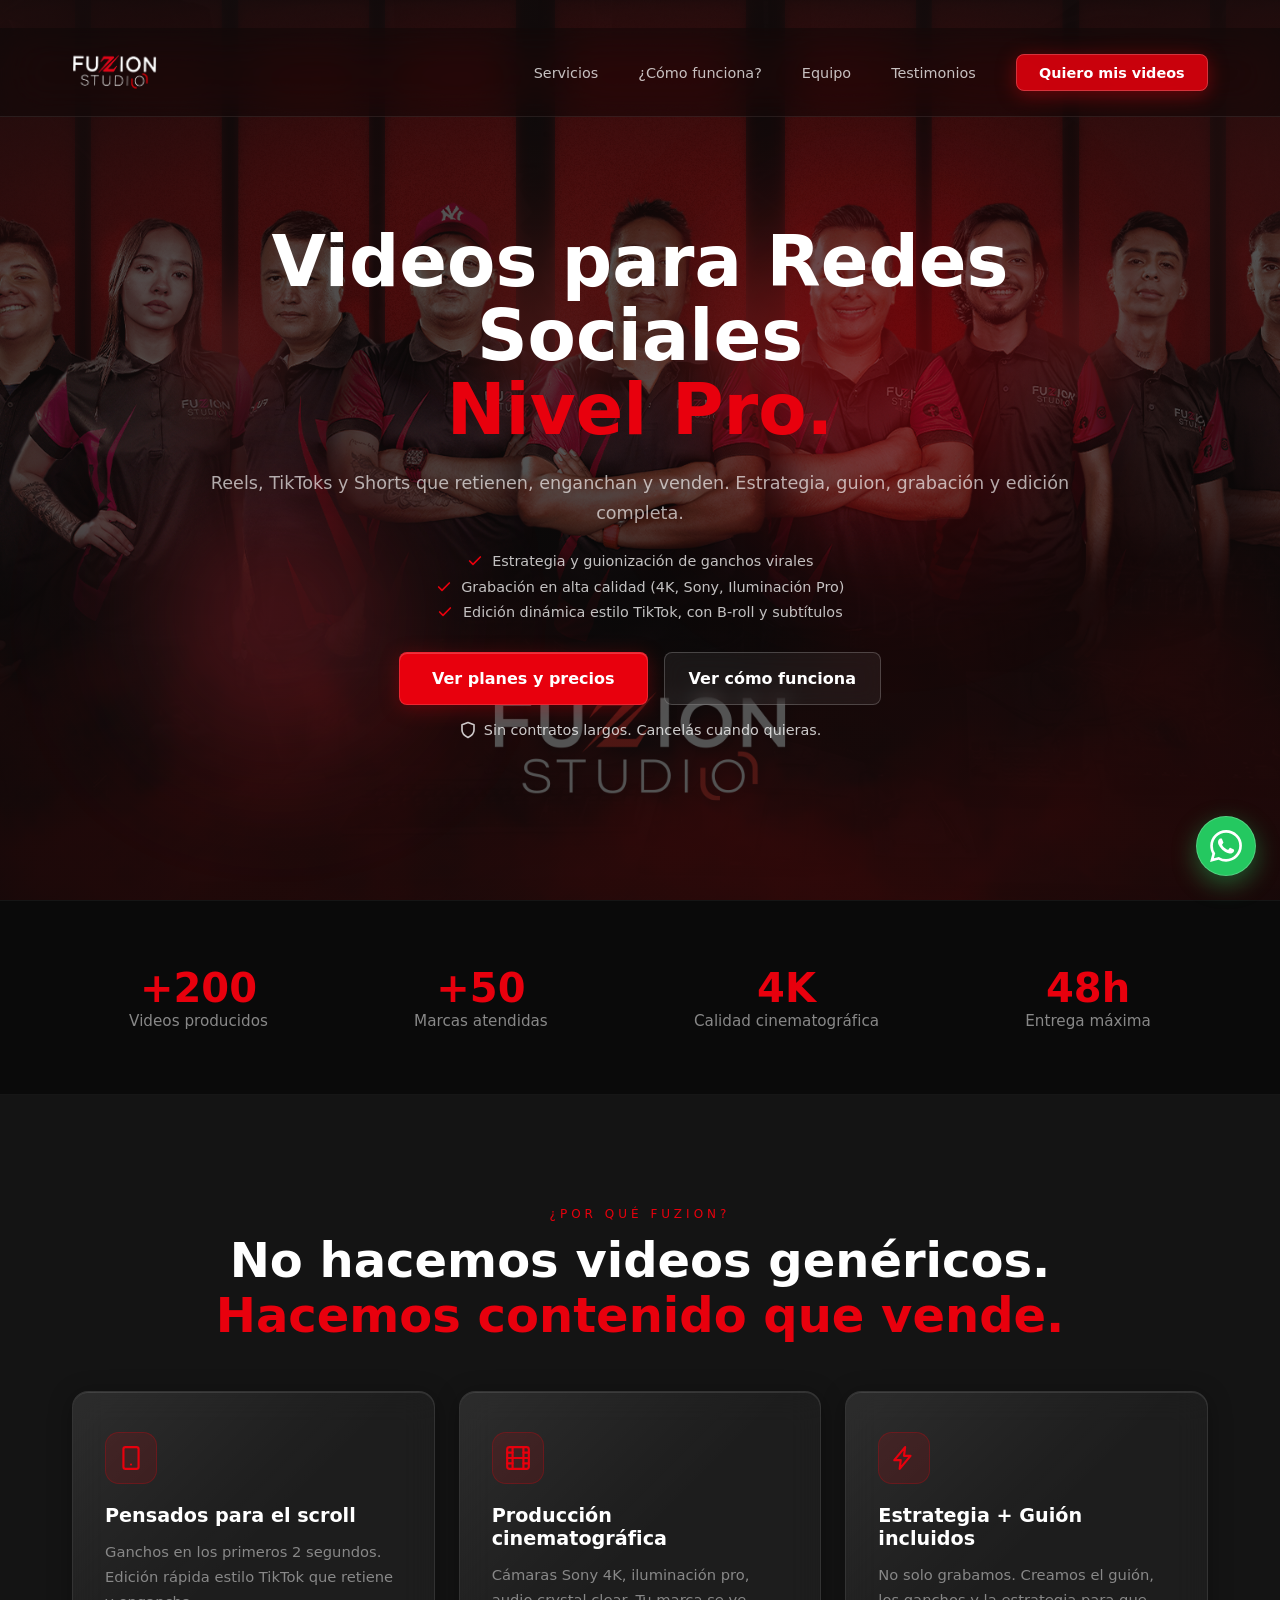
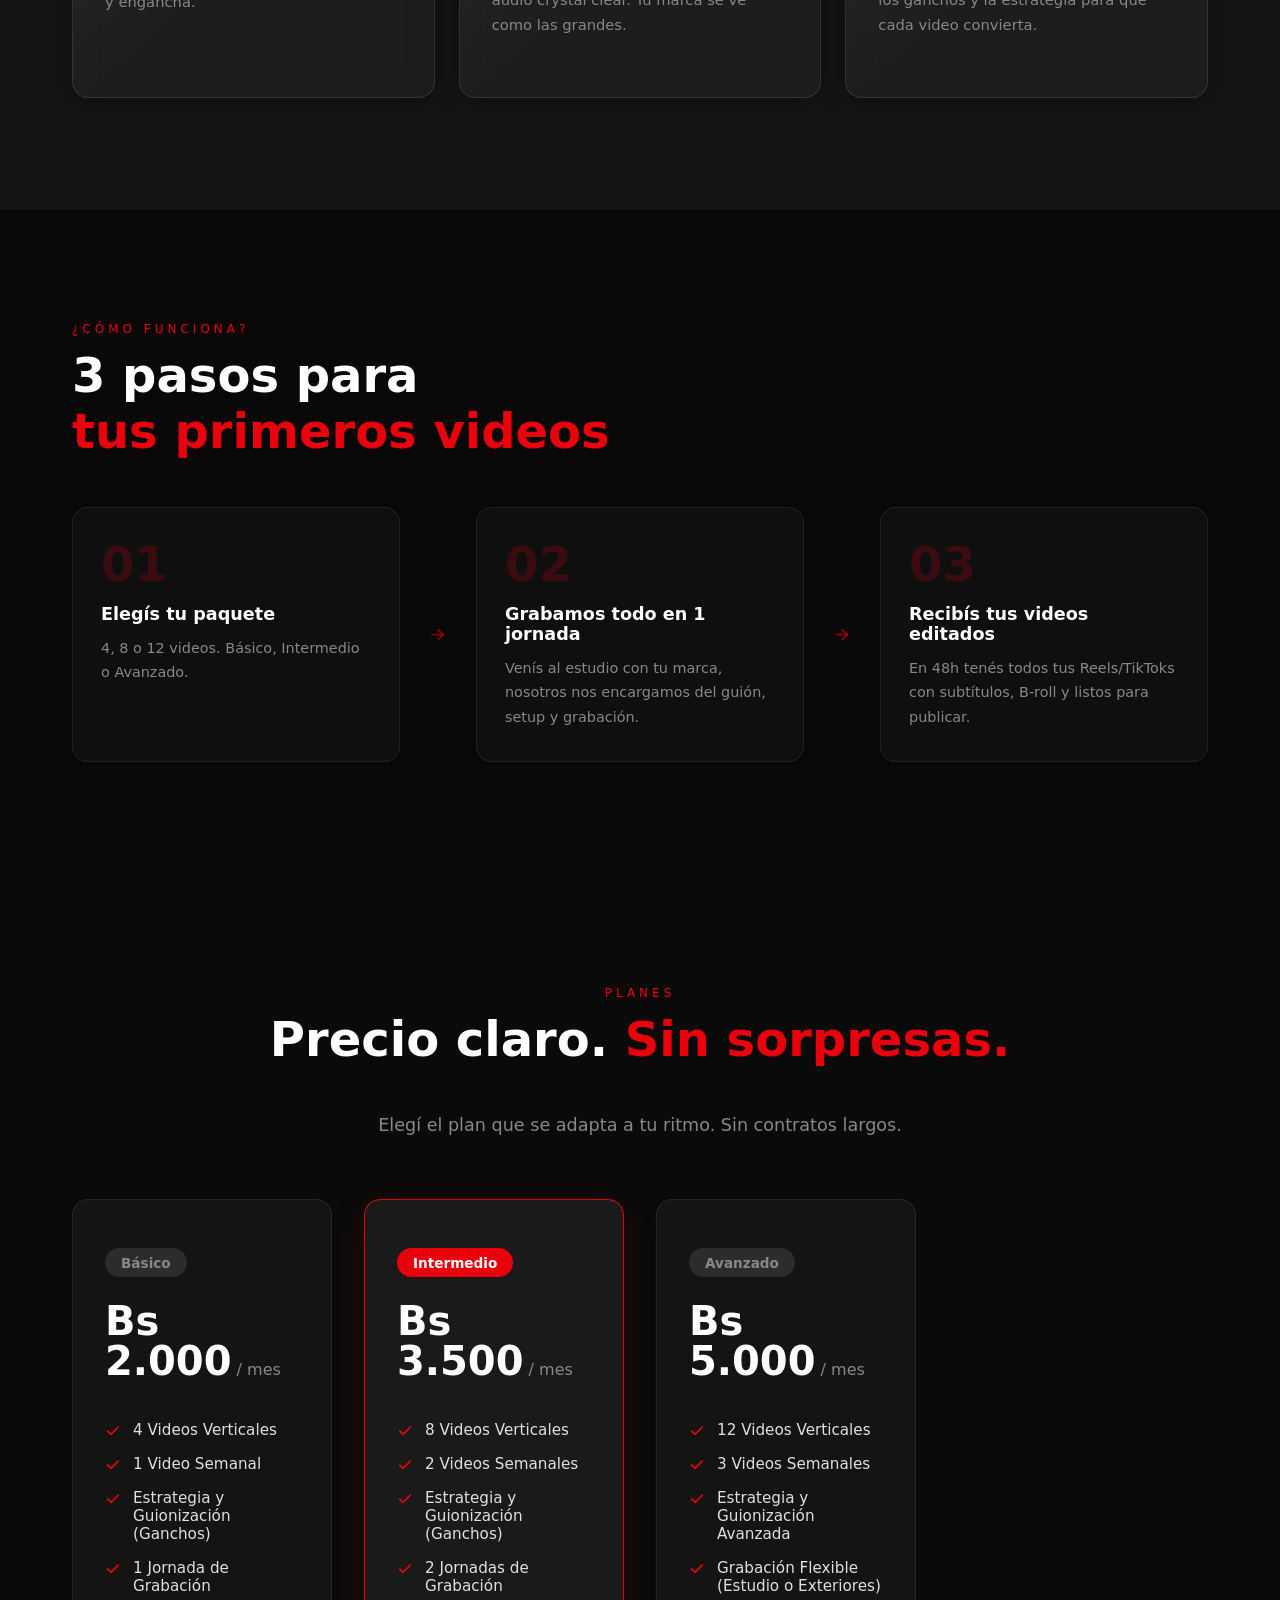
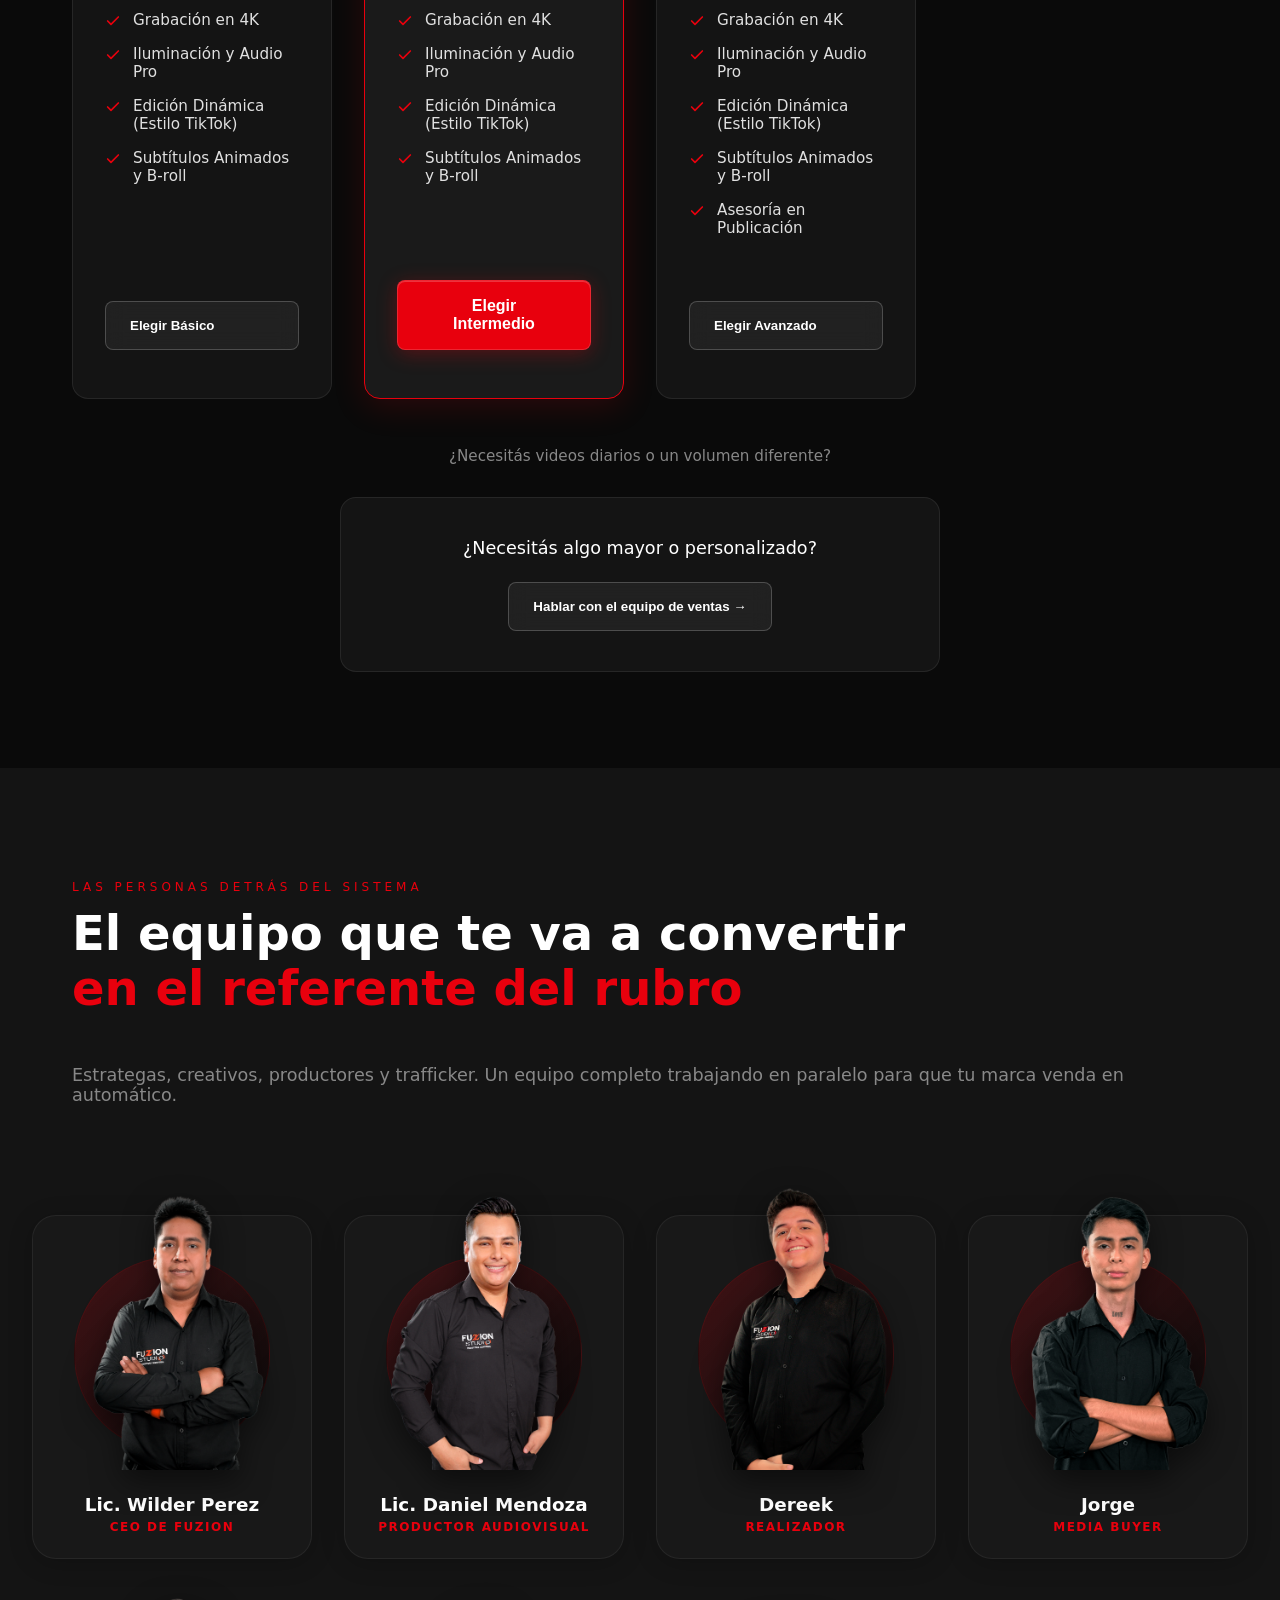
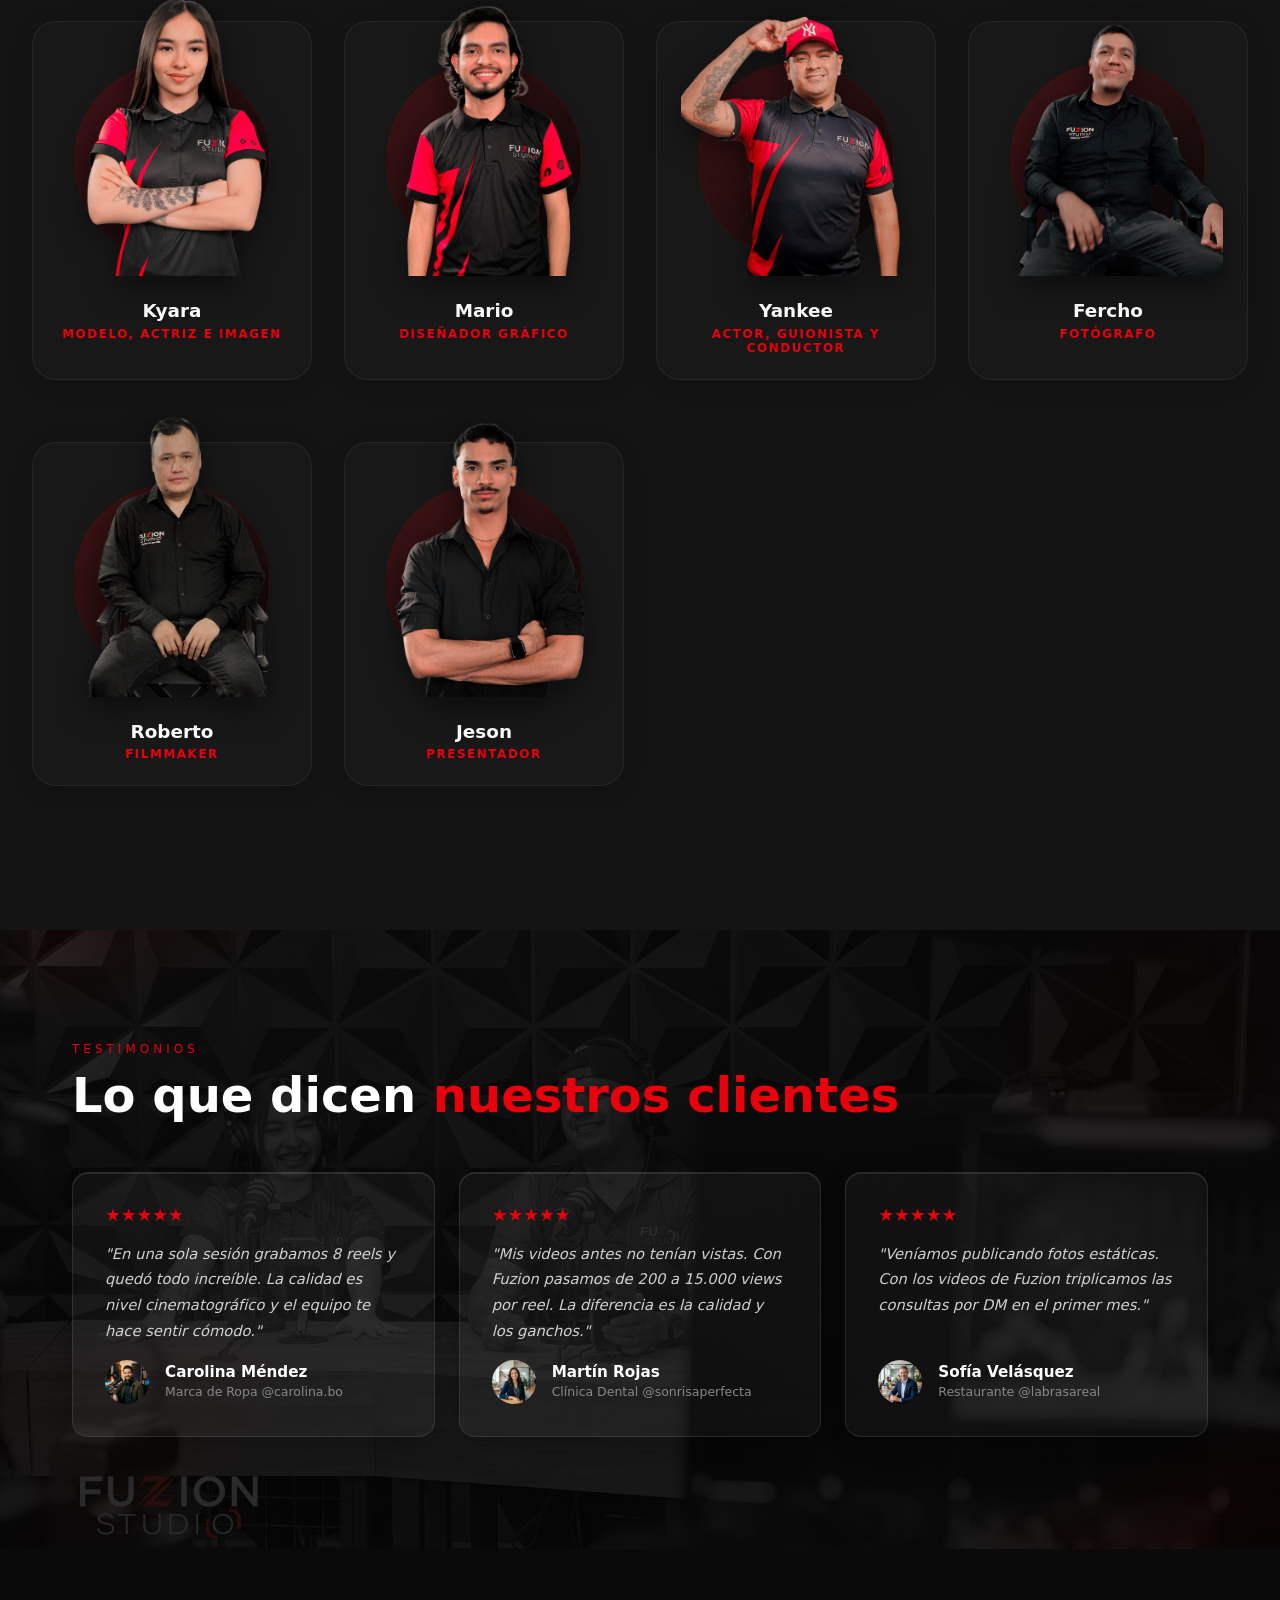
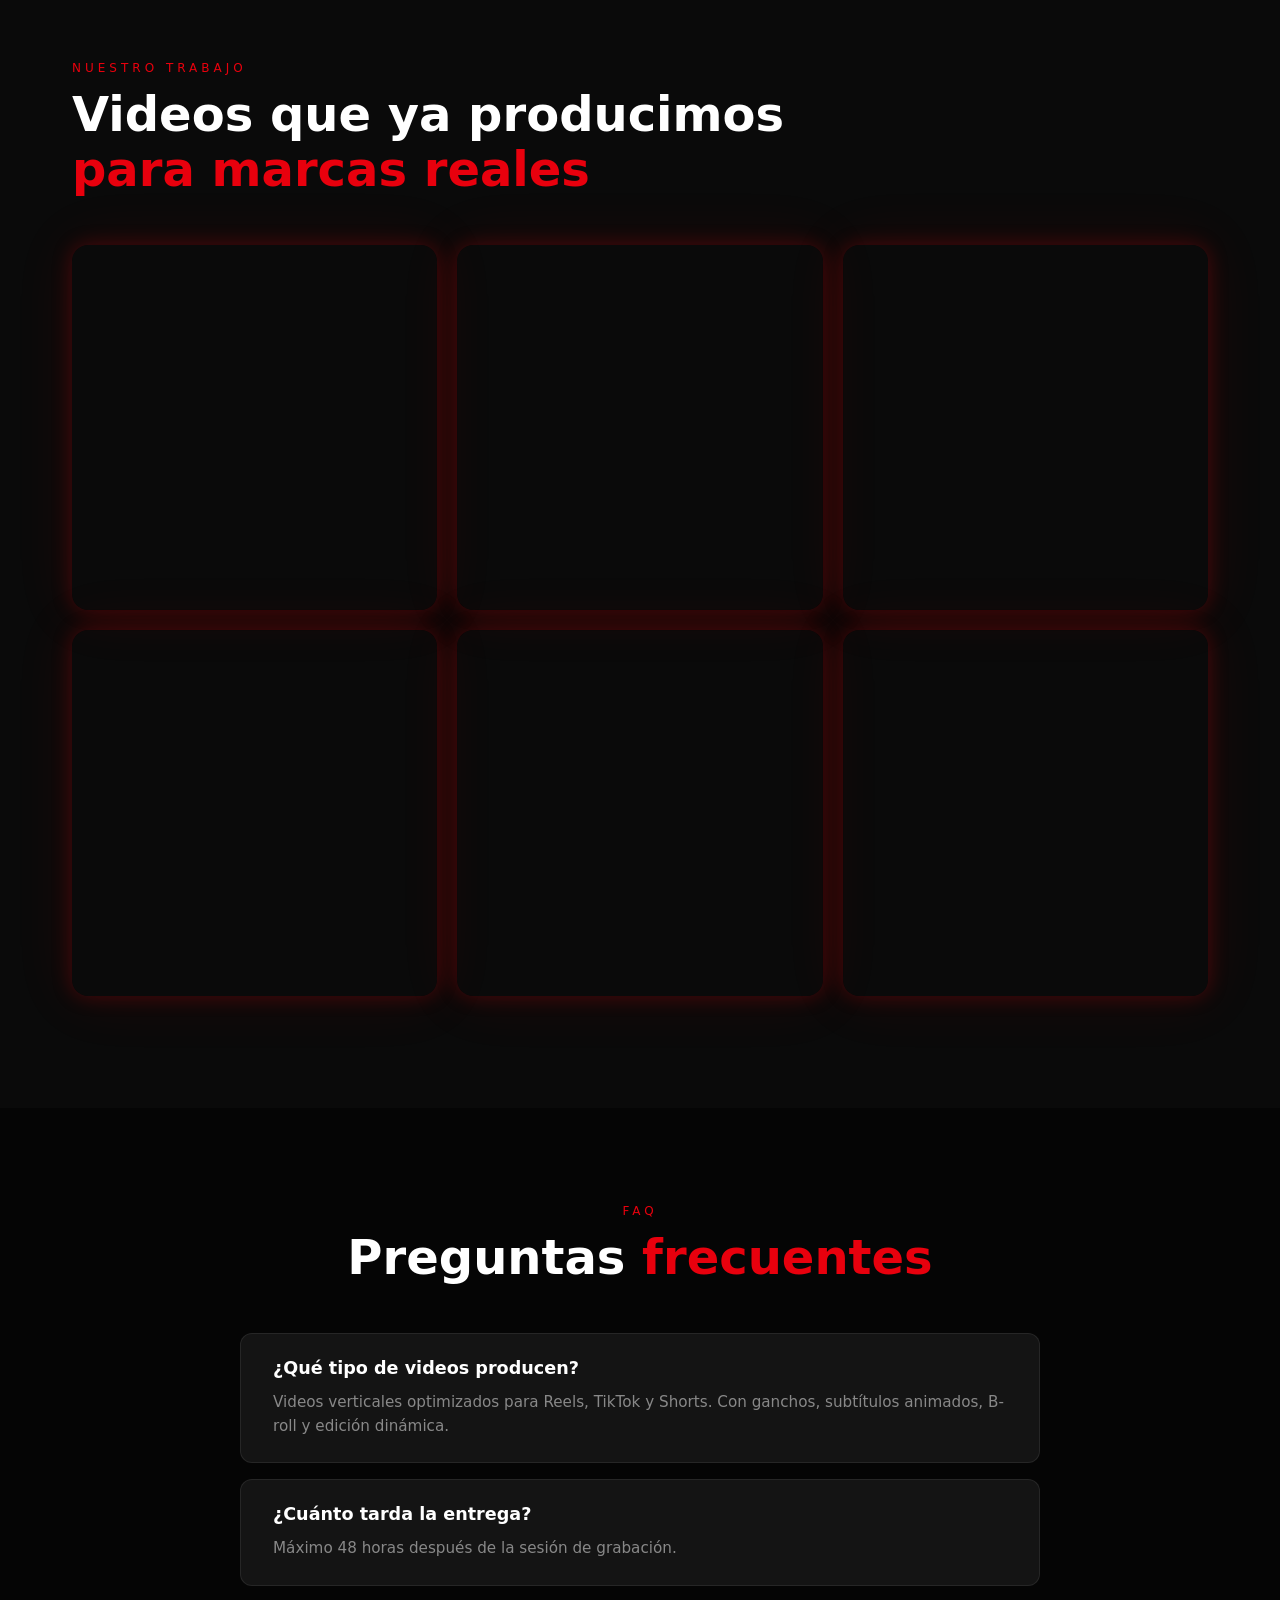
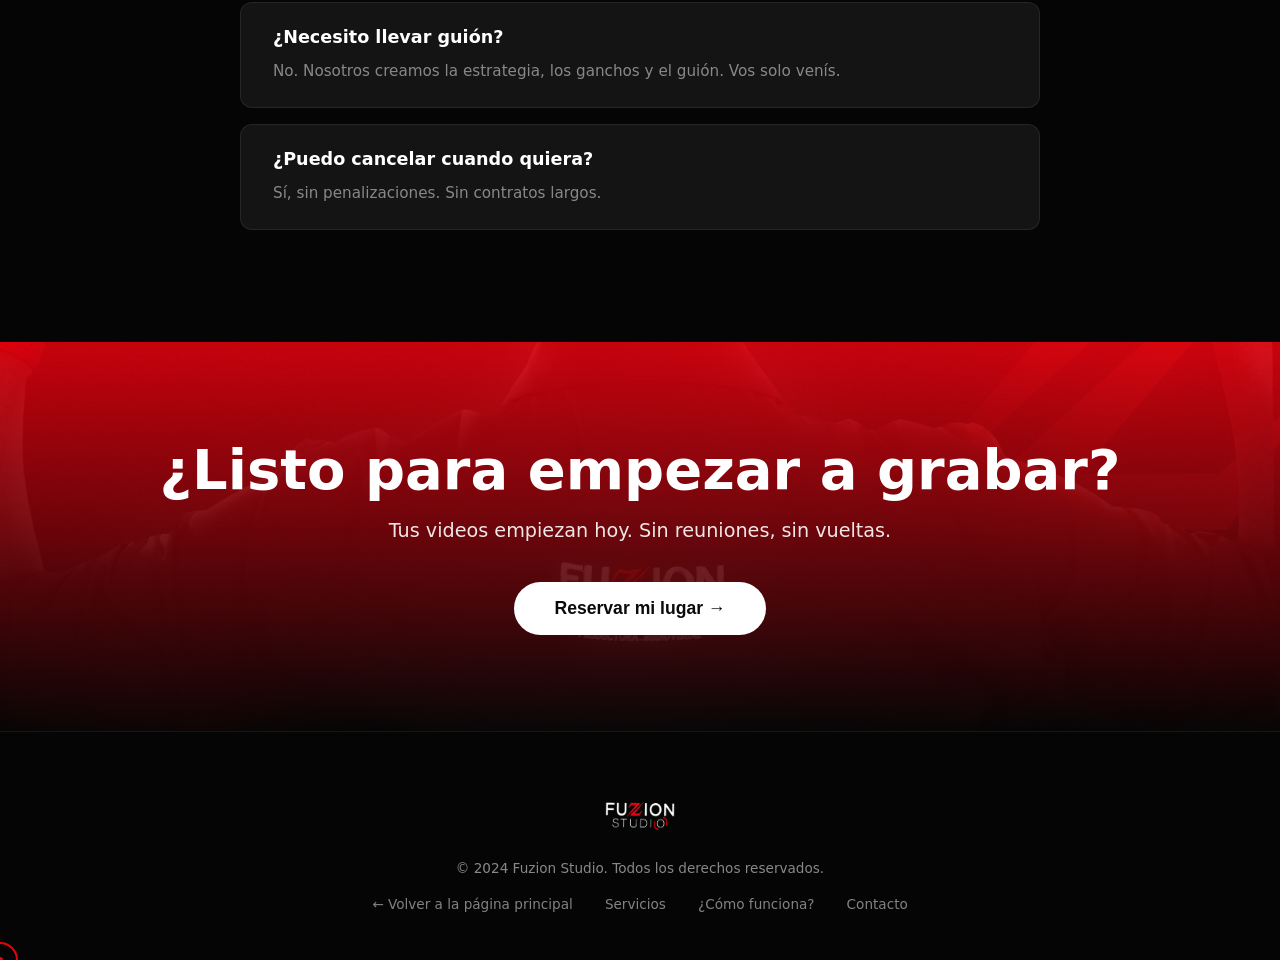
<file: redes.html>
<!DOCTYPE html>
<html lang="es">

<head>
  <meta charset="UTF-8" />
  <meta name="viewport" content="width=device-width, initial-scale=1.0" />
  <meta name="description" content="Videos profesionales para Reels, TikTok y Shorts. Producción cinematográfica 4K con estrategia, guión y edición dinámica. Paquetes desde Bs 2.000/mes. Fuzion Studio, Santa Cruz, Bolivia." />
  <link rel="canonical" href="https://fuzionstudio.com/redes.html" />
  <meta name="robots" content="index, follow" />
  <meta name="keywords" content="videos para redes sociales Bolivia, producción reels profesional, TikTok videos Santa Cruz, contenido para Instagram, videos para marcas Bolivia" />
  <meta name="facebook-domain-verification" content="zu2rkqekf0jaqwhp01raz4qiesi2ws" />
  <title>Fuzion Studio | Videos para Redes Sociales Pro</title>
  <!-- Open Graph / WhatsApp Preview -->
  <meta property="og:type" content="website" />
  <meta property="og:title" content="Fuzion Studio | Videos para Redes Sociales Pro" />
  <meta property="og:description" content="Reels, TikToks y Shorts nivel cinematográfico. Estrategia, guión, grabación 4K y edición dinámica para tu marca. Santa Cruz, Bolivia." />
  <meta property="og:image" content="img/og-preview.png" />
  <meta property="og:url" content="https://fuzionstudio.com/redes.html" />
  <meta property="og:site_name" content="Fuzion Studio" />
  <meta name="twitter:card" content="summary_large_image" />
  <meta name="twitter:title" content="Fuzion Studio | Videos para Redes Sociales Pro" />
  <meta name="twitter:description" content="Reels, TikToks y Shorts nivel cinematográfico. Estrategia, guión, grabación 4K y edición dinámica para tu marca. Santa Cruz, Bolivia." />
  <meta name="twitter:image" content="img/og-preview.png" />
  <link rel="icon" type="image/png" href="img/logo.png" />
  <link rel="stylesheet" href="styles.css" />
  <style>
    /* ========== ESTILOS ESPECÍFICOS PARA REDES ========== */

    /* Layout diferenciadores */
    .diferenciador-grid {
      display: grid;
      grid-template-columns: repeat(auto-fit, minmax(280px, 1fr));
      gap: 2rem;
      margin-top: 3rem;
    }

    .diferenciador-card {
      background: var(--negro-card);
      padding: 2.5rem;
      border-radius: 16px;
      border: 1px solid rgba(255, 255, 255, 0.08);
      text-align: left;
    }

    .diferenciador-icon {
      font-size: 3rem;
      margin-bottom: 1.5rem;
      display: inline-block;
    }

    .diferenciador-card h3 {
      font-size: 1.25rem;
      margin-bottom: 1rem;
    }

    .diferenciador-card p {
      color: var(--gris);
      font-size: 0.95rem;
      line-height: 1.6;
    }

    /* Layout planes */
    .planes {
      padding: 6rem 0;
    }

    .planes-grid {
      display: grid;
      grid-template-columns: repeat(auto-fit, minmax(300px, 1fr));
      gap: 2rem;
      margin-top: 4rem;
    }

    @media (min-width: 992px) {
      .planes-grid {
        grid-template-columns: repeat(4, 1fr);
        align-items: stretch;
      }
    }

    .plan-card {
      background: var(--negro-card);
      border: 1px solid rgba(255, 255, 255, 0.08);
      border-radius: 16px;
      padding: 3rem 2rem;
      text-align: left;
      transition: all 0.3s ease;
      position: relative;
      display: flex;
      flex-direction: column;
      height: 100%;
    }

    .plan-card--pro {
      background: var(--negro-card2);
      border: 1px solid var(--rojo);
      transform: scale(1.05);
      box-shadow: 0 8px 32px rgba(232, 0, 13, 0.15);
      z-index: 1;
    }

    .plan-card--pro:hover {
      box-shadow: 0 12px 40px rgba(232, 0, 13, 0.25);
    }

    @media (max-width: 991px) {
      .planes-grid {
        display: flex;
        flex-direction: column;
      }

      .plan-card--pro {
        order: -1;
        transform: scale(1);
      }
    }

    .plan-badge {
      display: inline-block;
      padding: 0.4rem 1rem;
      border-radius: 20px;
      font-size: 0.85rem;
      font-weight: 600;
      margin-bottom: 1.5rem;
      background: rgba(255, 255, 255, 0.1);
      color: var(--gris);
    }

    .plan-card--pro .plan-badge {
      background: var(--rojo);
      color: var(--blanco);
    }

    .plan-precio {
      font-size: 2.5rem;
      font-weight: 700;
      margin-bottom: 0.5rem;
      line-height: 1;
    }

    .plan-mes {
      font-size: 1rem;
      color: var(--gris);
      font-weight: normal;
    }

    .plan-features {
      list-style: none;
      padding: 0;
      margin: 2rem 0;
      flex-grow: 1;
    }

    .plan-features li {
      margin-bottom: 1rem;
      display: flex;
      align-items: flex-start;
      gap: 0.75rem;
      color: #e0e0e0;
      font-size: 0.95rem;
    }

    .plan-features li svg {
      flex-shrink: 0;
      margin-top: 2px;
      color: var(--rojo);
    }

    .plan-cta {
      width: 100%;
      text-align: center;
      margin-top: 1rem;
    }

    .nota-planes {
      text-align: center;
      margin-top: 3rem;
      color: var(--gris);
      font-size: 0.95rem;
    }

    .bloque-business {
      text-align: center;
      margin-top: 2rem;
      padding: 2.5rem;
      background: var(--negro-card);
      border-radius: 16px;
      border: 1px solid rgba(255, 255, 255, 0.08);
      max-width: 600px;
      margin-left: auto;
      margin-right: auto;
    }

    .bloque-business p {
      margin-bottom: 1.5rem;
      font-size: 1.1rem;
    }

    /* FAQ */
    .faq-section {
      padding: 6rem 0;
      background: #050505;
    }

    .faq-grid {
      max-width: 800px;
      margin: 3rem auto 0;
    }

    .faq-item {
      background: var(--negro-card);
      border: 1px solid rgba(255, 255, 255, 0.08);
      margin-bottom: 1rem;
      border-radius: 12px;
      padding: 1.5rem 2rem;
    }

    .faq-q {
      font-weight: 600;
      font-size: 1.1rem;
      margin-bottom: 0.75rem;
      color: var(--blanco);
    }

    .faq-a {
      color: var(--gris);
      line-height: 1.6;
      font-size: 0.95rem;
    }

    /* CTA Final */
    .cta-final {
      background: var(--rojo);
      padding: 6rem 1rem;
      text-align: center;
    }

    .cta-final h2 {
      font-size: clamp(2rem, 5vw, 3.5rem);
      margin-bottom: 1rem;
      color: var(--blanco);
    }

    .cta-final p {
      font-size: 1.2rem;
      margin-bottom: 2.5rem;
      color: rgba(255, 255, 255, 0.9);
      max-width: 600px;
      margin-left: auto;
      margin-right: auto;
    }

    .btn-blanco {
      background: var(--blanco);
      color: var(--negro);
      padding: 1rem 2.5rem;
      border-radius: 30px;
      font-weight: bold;
      text-decoration: none;
      display: inline-block;
      transition: transform 0.3s ease, box-shadow 0.3s ease;
      font-size: 1.1rem;
      border: none;
      cursor: pointer;
    }

    .btn-blanco:hover {
      transform: translateY(-2px);
      box-shadow: 0 8px 24px rgba(0, 0, 0, 0.2);
    }

    /* Hero override */
    .hero-bullets li {
      justify-content: center;
    }

    @media (max-width: 768px) {
      .hero-bullets li {
        justify-content: flex-start;
      }

      .diferenciador-grid {
        grid-template-columns: 1fr;
        gap: 1.5rem;
      }

      .plan-card {
        padding: 2rem 1.5rem;
      }

      .plan-precio {
        font-size: 2.2rem;
      }

      .plan-features li {
        font-size: 0.9rem;
      }
    }
  </style>
  <!-- Meta Pixel Code -->
  <script>
  !function(f,b,e,v,n,t,s)
  {if(f.fbq)return;n=f.fbq=function(){n.callMethod?
  n.callMethod.apply(n,arguments):n.queue.push(arguments)};
  if(!f._fbq)f._fbq=n;n.push=n;n.loaded=!0;n.version='2.0';
  n.queue=[];t=b.createElement(e);t.async=!0;
  t.src=v;s=b.getElementsByTagName(e)[0];
  s.parentNode.insertBefore(t,s)}(window, document,'script',
  'https://connect.facebook.net/en_US/fbevents.js');
  fbq('init', '1012480207957572');
  fbq('track', 'PageView');
  </script>
  <noscript><img height="1" width="1" style="display:none"
  src="https://www.facebook.com/tr?id=1012480207957572&ev=PageView&noscript=1"
  /></noscript>
  <!-- End Meta Pixel Code -->

  <script type="application/ld+json">{
    "@context": "https://schema.org",
    "@type": "Service",
    "name": "Videos para Redes Sociales Pro - Fuzion Studio",
    "description": "Producción de videos verticales profesionales para Reels, TikTok y Shorts con estrategia, guión y edición cinematográfica.",
    "provider": {"@type": "Organization", "name": "Fuzion Studio"},
    "areaServed": "Bolivia",
    "offers": {
      "@type": "AggregateOffer",
      "priceCurrency": "BOB",
      "lowPrice": "2000",
      "highPrice": "5000"
    }
  }</script>
</head>

<body>

  <!-- ========== NAVBAR ========== -->
  <nav class="navbar" id="navbar">
    <div class="nav-container">
      <div class="logo">
        <img src="img/logo.png" alt="Fuzion Studio" style="height: 48px; width: auto;">
      </div>
      <ul class="nav-links">
        <li><a href="#planes">Servicios</a></li>
        <li><a href="#proceso">¿Cómo funciona?</a></li>
        <li><a href="#equipo">Equipo</a></li>
        <li><a href="#testimonios">Testimonios</a></li>
        <li><a href="#" class="btn-nav open-form-btn">Quiero mis videos</a></li>
      </ul>
      <button class="hamburger" id="hamburger" aria-label="Abrir menú" aria-expanded="false">
        <span></span><span></span><span></span>
      </button>
    </div>
  </nav>

  <!-- ========== MOBILE NAV OVERLAY ========== -->
  <div class="mobile-nav-overlay" id="mobileNav">
    <div class="mobile-nav-inner">
      <a href="#planes" class="mobile-nav-link">Servicios</a>
      <a href="#proceso" class="mobile-nav-link">¿Cómo funciona?</a>
      <a href="#equipo" class="mobile-nav-link">Equipo</a>
      <a href="#testimonios" class="mobile-nav-link">Testimonios</a>
      <a href="#" class="mobile-nav-cta open-form-btn">Quiero mis videos →</a>
    </div>
  </div>

  <!-- ========== HERO ========== -->
  <section class="hero" id="inicio">
    <div class="hero-bg-gradient" style="background-image: linear-gradient(rgba(10,10,10,0.7), rgba(10,10,10,0.7)), url('img/Fotos%20team/Dise%C3%B1o%20sin%20t%C3%ADtulo/2.svg'); background-size: cover; background-position: center;"></div>
    <div class="hero-orb hero-orb-1"></div>
    <div class="hero-orb hero-orb-2"></div>

    <div class="hero-content" style="max-width: 900px; margin: 0 auto; text-align: center;">
      <h1 class="glitch" data-text="Videos para Redes Sociales Pro.">
        Videos para Redes Sociales<br><span class="highlight">Nivel Pro.</span>
      </h1>

      <p class="hero-sub">
        Reels, TikToks y Shorts que retienen, enganchan y venden. Estrategia, guion, grabación y edición completa.
      </p>

      <ul class="hero-bullets" style="display: flex; flex-direction: column; align-items: center; text-align: left;">
        <li><svg viewBox="0 0 24 24" width="20" height="20" fill="none" stroke="currentColor" stroke-width="2.5" stroke-linecap="round" stroke-linejoin="round"><polyline points="20 6 9 17 4 12"/></svg> Estrategia y guionización de ganchos virales</li>
        <li><svg viewBox="0 0 24 24" width="20" height="20" fill="none" stroke="currentColor" stroke-width="2.5" stroke-linecap="round" stroke-linejoin="round"><polyline points="20 6 9 17 4 12"/></svg> Grabación en alta calidad (4K, Sony, Iluminación Pro)</li>
        <li><svg viewBox="0 0 24 24" width="20" height="20" fill="none" stroke="currentColor" stroke-width="2.5" stroke-linecap="round" stroke-linejoin="round"><polyline points="20 6 9 17 4 12"/></svg> Edición dinámica estilo TikTok, con B-roll y subtítulos</li>
      </ul>

      <div class="hero-cta" style="justify-content: center;">
        <a href="#planes" class="btn-primary">Ver planes y precios</a>
        <a href="#proceso" class="btn-secondary">Ver cómo funciona</a>
      </div>

      <p class="hero-guarantee">
        <svg viewBox="0 0 24 24" width="18" height="18" fill="none" stroke="currentColor" stroke-width="2.2" stroke-linecap="round" stroke-linejoin="round"><path d="M12 22s8-4 8-10V5l-8-3-8 3v7c0 6 8 10 8 10z"/></svg> Sin contratos largos. Cancelás cuando quieras.
      </p>
    </div>

    <div class="scroll-hint">
      <span></span><span></span><span></span>
    </div>
  </section>

  <!-- ========== STATS BAR ========== -->
  <section style="background:#0a0a0a;padding:4rem 0;border-top:1px solid rgba(255,255,255,0.05);border-bottom:1px solid rgba(255,255,255,0.05);">
    <div class="container" style="display:flex;justify-content:space-around;flex-wrap:wrap;gap:2rem;text-align:center;">
      <div><span style="font-size:2.5rem;font-weight:800;color:var(--rojo);">+200</span><br><span style="color:var(--gris);font-size:0.95rem;">Videos producidos</span></div>
      <div><span style="font-size:2.5rem;font-weight:800;color:var(--rojo);">+50</span><br><span style="color:var(--gris);font-size:0.95rem;">Marcas atendidas</span></div>
      <div><span style="font-size:2.5rem;font-weight:800;color:var(--rojo);">4K</span><br><span style="color:var(--gris);font-size:0.95rem;">Calidad cinematográfica</span></div>
      <div><span style="font-size:2.5rem;font-weight:800;color:var(--rojo);">48h</span><br><span style="color:var(--gris);font-size:0.95rem;">Entrega máxima</span></div>
    </div>
  </section>

  <!-- ========== DIFERENCIADOR ========== -->
  <section class="pain-section servicios">
    <div class="container">
      <div style="text-align: center;">
        <p class="section-tag">¿Por qué Fuzion?</p>
        <h2>No hacemos videos genéricos.<br><span class="highlight">Hacemos contenido que vende.</span></h2>
      </div>
      <div class="servicios-grid">
        <div class="servicio-card">
          <span class="servicio-icon"><svg viewBox="0 0 24 24" width="26" height="26" fill="none" stroke="currentColor" stroke-width="2" stroke-linecap="round" stroke-linejoin="round"><rect x="5" y="2" width="14" height="20" rx="2" ry="2"/><line x1="12" y1="18" x2="12.01" y2="18"/></svg></span>
          <h3>Pensados para el scroll</h3>
          <p>Ganchos en los primeros 2 segundos. Edición rápida estilo TikTok que retiene y engancha.</p>
        </div>
        <div class="servicio-card">
          <span class="servicio-icon"><svg viewBox="0 0 24 24" width="26" height="26" fill="none" stroke="currentColor" stroke-width="2" stroke-linecap="round" stroke-linejoin="round"><rect x="2" y="2" width="20" height="20" rx="2.18" ry="2.18"/><line x1="7" y1="2" x2="7" y2="22"/><line x1="17" y1="2" x2="17" y2="22"/><line x1="2" y1="12" x2="22" y2="12"/><line x1="2" y1="7" x2="7" y2="7"/><line x1="2" y1="17" x2="7" y2="17"/><line x1="17" y1="7" x2="22" y2="7"/><line x1="17" y1="17" x2="22" y2="17"/></svg></span>
          <h3>Producción cinematográfica</h3>
          <p>Cámaras Sony 4K, iluminación pro, audio crystal clear. Tu marca se ve como las grandes.</p>
        </div>
        <div class="servicio-card">
          <span class="servicio-icon"><svg viewBox="0 0 24 24" width="26" height="26" fill="none" stroke="currentColor" stroke-width="2" stroke-linecap="round" stroke-linejoin="round"><path d="M13 2L3 14h6l-1 8 10-12h-6l1-8z"/></svg></span>
          <h3>Estrategia + Guión incluidos</h3>
          <p>No solo grabamos. Creamos el guión, los ganchos y la estrategia para que cada video convierta.</p>
        </div>
      </div>
    </div>
  </section>

  <!-- ========== PROCESO ========== -->
  <section class="proceso" id="proceso" style="background:#080808;">
    <div class="container">
      <p class="section-tag">¿Cómo funciona?</p>
      <h2>3 pasos para<br><span class="highlight">tus primeros videos</span></h2>
      <div class="proceso-grid">
        <div class="proceso-step">
          <div class="proceso-num">01</div>
          <h4>Elegís tu paquete</h4>
          <p>4, 8 o 12 videos. Básico, Intermedio o Avanzado.</p>
        </div>
        <div class="proceso-arrow"><svg viewBox="0 0 24 24" width="28" height="28" fill="none" stroke="currentColor" stroke-width="2.4" stroke-linecap="round" stroke-linejoin="round"><path d="M5 12h14"/><path d="M13 6l6 6-6 6"/></svg></div>
        <div class="proceso-step">
          <div class="proceso-num">02</div>
          <h4>Grabamos todo en 1 jornada</h4>
          <p>Venís al estudio con tu marca, nosotros nos encargamos del guión, setup y grabación.</p>
        </div>
        <div class="proceso-arrow"><svg viewBox="0 0 24 24" width="28" height="28" fill="none" stroke="currentColor" stroke-width="2.4" stroke-linecap="round" stroke-linejoin="round"><path d="M5 12h14"/><path d="M13 6l6 6-6 6"/></svg></div>
        <div class="proceso-step">
          <div class="proceso-num">03</div>
          <h4>Recibís tus videos editados</h4>
          <p>En 48h tenés todos tus Reels/TikToks con subtítulos, B-roll y listos para publicar.</p>
        </div>
      </div>
    </div>
  </section>

  <!-- ========== PLANES Y PRECIOS ========== -->
  <section class="planes" id="planes">
    <div class="container" style="text-align: center;">
      <p class="section-tag">PLANES</p>
      <h2>Precio claro. <span class="highlight">Sin sorpresas.</span></h2>
      <p class="section-sub">Elegí el plan que se adapta a tu ritmo. Sin contratos largos.</p>

      <div class="planes-grid">
        <!-- PLAN BÁSICO -->
        <div class="plan-card">
          <div>
            <span class="plan-badge">Básico</span>
            <div class="plan-precio">Bs 2.000<span class="plan-mes"> / mes</span></div>
          </div>
          <ul class="plan-features">
            <li class="feature-highlight"><svg viewBox="0 0 24 24" width="16" height="16" fill="none" stroke="currentColor" stroke-width="2.5" stroke-linecap="round" stroke-linejoin="round"><polyline points="20 6 9 17 4 12"/></svg> 4 Videos Verticales</li>
            <li><svg viewBox="0 0 24 24" width="16" height="16" fill="none" stroke="currentColor" stroke-width="2.5" stroke-linecap="round" stroke-linejoin="round"><polyline points="20 6 9 17 4 12"/></svg> 1 Video Semanal</li>
            <li><svg viewBox="0 0 24 24" width="16" height="16" fill="none" stroke="currentColor" stroke-width="2.5" stroke-linecap="round" stroke-linejoin="round"><polyline points="20 6 9 17 4 12"/></svg> Estrategia y Guionización (Ganchos)</li>
            <li><svg viewBox="0 0 24 24" width="16" height="16" fill="none" stroke="currentColor" stroke-width="2.5" stroke-linecap="round" stroke-linejoin="round"><polyline points="20 6 9 17 4 12"/></svg> 1 Jornada de Grabación</li>
            <li><svg viewBox="0 0 24 24" width="16" height="16" fill="none" stroke="currentColor" stroke-width="2.5" stroke-linecap="round" stroke-linejoin="round"><polyline points="20 6 9 17 4 12"/></svg> Grabación en 4K</li>
            <li><svg viewBox="0 0 24 24" width="16" height="16" fill="none" stroke="currentColor" stroke-width="2.5" stroke-linecap="round" stroke-linejoin="round"><polyline points="20 6 9 17 4 12"/></svg> Iluminación y Audio Pro</li>
            <li><svg viewBox="0 0 24 24" width="16" height="16" fill="none" stroke="currentColor" stroke-width="2.5" stroke-linecap="round" stroke-linejoin="round"><polyline points="20 6 9 17 4 12"/></svg> Edición Dinámica (Estilo TikTok)</li>
            <li><svg viewBox="0 0 24 24" width="16" height="16" fill="none" stroke="currentColor" stroke-width="2.5" stroke-linecap="round" stroke-linejoin="round"><polyline points="20 6 9 17 4 12"/></svg> Subtítulos Animados y B-roll</li>
          </ul>
          <button class="btn-secondary plan-cta open-form-btn" data-plan="Paquete 1 (4 Videos)">Elegir Básico</button>
        </div>

        <!-- PLAN INTERMEDIO -->
        <div class="plan-card plan-card--pro">
          <div>
            <span class="plan-badge">Intermedio</span>
            <div class="plan-precio">Bs 3.500<span class="plan-mes"> / mes</span></div>
          </div>
          <ul class="plan-features">
            <li class="feature-highlight"><svg viewBox="0 0 24 24" width="16" height="16" fill="none" stroke="currentColor" stroke-width="2.5" stroke-linecap="round" stroke-linejoin="round"><polyline points="20 6 9 17 4 12"/></svg> 8 Videos Verticales</li>
            <li><svg viewBox="0 0 24 24" width="16" height="16" fill="none" stroke="currentColor" stroke-width="2.5" stroke-linecap="round" stroke-linejoin="round"><polyline points="20 6 9 17 4 12"/></svg> 2 Videos Semanales</li>
            <li><svg viewBox="0 0 24 24" width="16" height="16" fill="none" stroke="currentColor" stroke-width="2.5" stroke-linecap="round" stroke-linejoin="round"><polyline points="20 6 9 17 4 12"/></svg> Estrategia y Guionización (Ganchos)</li>
            <li><svg viewBox="0 0 24 24" width="16" height="16" fill="none" stroke="currentColor" stroke-width="2.5" stroke-linecap="round" stroke-linejoin="round"><polyline points="20 6 9 17 4 12"/></svg> 2 Jornadas de Grabación</li>
            <li><svg viewBox="0 0 24 24" width="16" height="16" fill="none" stroke="currentColor" stroke-width="2.5" stroke-linecap="round" stroke-linejoin="round"><polyline points="20 6 9 17 4 12"/></svg> Grabación en 4K</li>
            <li><svg viewBox="0 0 24 24" width="16" height="16" fill="none" stroke="currentColor" stroke-width="2.5" stroke-linecap="round" stroke-linejoin="round"><polyline points="20 6 9 17 4 12"/></svg> Iluminación y Audio Pro</li>
            <li><svg viewBox="0 0 24 24" width="16" height="16" fill="none" stroke="currentColor" stroke-width="2.5" stroke-linecap="round" stroke-linejoin="round"><polyline points="20 6 9 17 4 12"/></svg> Edición Dinámica (Estilo TikTok)</li>
            <li><svg viewBox="0 0 24 24" width="16" height="16" fill="none" stroke="currentColor" stroke-width="2.5" stroke-linecap="round" stroke-linejoin="round"><polyline points="20 6 9 17 4 12"/></svg> Subtítulos Animados y B-roll</li>
          </ul>
          <button class="btn-primary plan-cta open-form-btn" data-plan="Paquete 2 (8 Videos)">Elegir Intermedio</button>
        </div>

        <!-- PLAN AVANZADO -->
        <div class="plan-card">
          <div>
            <span class="plan-badge">Avanzado</span>
            <div class="plan-precio">Bs 5.000<span class="plan-mes"> / mes</span></div>
          </div>
          <ul class="plan-features">
            <li class="feature-highlight"><svg viewBox="0 0 24 24" width="16" height="16" fill="none" stroke="currentColor" stroke-width="2.5" stroke-linecap="round" stroke-linejoin="round"><polyline points="20 6 9 17 4 12"/></svg> 12 Videos Verticales</li>
            <li><svg viewBox="0 0 24 24" width="16" height="16" fill="none" stroke="currentColor" stroke-width="2.5" stroke-linecap="round" stroke-linejoin="round"><polyline points="20 6 9 17 4 12"/></svg> 3 Videos Semanales</li>
            <li><svg viewBox="0 0 24 24" width="16" height="16" fill="none" stroke="currentColor" stroke-width="2.5" stroke-linecap="round" stroke-linejoin="round"><polyline points="20 6 9 17 4 12"/></svg> Estrategia y Guionización Avanzada</li>
            <li><svg viewBox="0 0 24 24" width="16" height="16" fill="none" stroke="currentColor" stroke-width="2.5" stroke-linecap="round" stroke-linejoin="round"><polyline points="20 6 9 17 4 12"/></svg> Grabación Flexible (Estudio o Exteriores)</li>
            <li><svg viewBox="0 0 24 24" width="16" height="16" fill="none" stroke="currentColor" stroke-width="2.5" stroke-linecap="round" stroke-linejoin="round"><polyline points="20 6 9 17 4 12"/></svg> Grabación en 4K</li>
            <li><svg viewBox="0 0 24 24" width="16" height="16" fill="none" stroke="currentColor" stroke-width="2.5" stroke-linecap="round" stroke-linejoin="round"><polyline points="20 6 9 17 4 12"/></svg> Iluminación y Audio Pro</li>
            <li><svg viewBox="0 0 24 24" width="16" height="16" fill="none" stroke="currentColor" stroke-width="2.5" stroke-linecap="round" stroke-linejoin="round"><polyline points="20 6 9 17 4 12"/></svg> Edición Dinámica (Estilo TikTok)</li>
            <li><svg viewBox="0 0 24 24" width="16" height="16" fill="none" stroke="currentColor" stroke-width="2.5" stroke-linecap="round" stroke-linejoin="round"><polyline points="20 6 9 17 4 12"/></svg> Subtítulos Animados y B-roll</li>
            <li><svg viewBox="0 0 24 24" width="16" height="16" fill="none" stroke="currentColor" stroke-width="2.5" stroke-linecap="round" stroke-linejoin="round"><polyline points="20 6 9 17 4 12"/></svg> Asesoría en Publicación</li>
          </ul>
          <button class="btn-secondary plan-cta open-form-btn" data-plan="Paquete 3 (12 Videos)">Elegir Avanzado</button>
        </div>
      </div>

      <div class="nota-planes">
        ¿Necesitás videos diarios o un volumen diferente?
      </div>

      <div class="bloque-business">
        <p>¿Necesitás algo mayor o personalizado?</p>
        <button class="btn-secondary open-form-btn" data-plan="Algo personalizado">Hablar con el equipo de ventas
          →</button>
      </div>

    </div>
  </section>

  <!-- ========== EQUIPO ========== -->
  <section class="equipo" id="equipo">
    <div class="container">
      <p class="section-tag">Las personas detrás del sistema</p>
      <h2>El equipo que te va a convertir<br><span class="highlight">en el referente del rubro</span></h2>
      <p class="section-sub">Estrategas, creativos, productores y trafficker. Un equipo completo trabajando en paralelo
        para que tu marca venda en automático.</p>
    </div>
    <div class="equipo-scroll-wrapper">
      <div class="equipo-grid">
        <div class="equipo-card">
          <div class="equipo-foto-wrapper">
            <div class="equipo-foto-bg"></div>
            <div class="equipo-foto" style="background-image: url('img/Fotos%20team/Wilder.png');"></div>
          </div>
          <h4>Lic. Wilder Perez</h4>
          <p>CEO de Fuzion</p>
        </div>
        <div class="equipo-card">
          <div class="equipo-foto-wrapper">
            <div class="equipo-foto-bg"></div>
            <div class="equipo-foto" style="background-image: url('img/Fotos%20team/Daniel.png');"></div>
          </div>
          <h4>Lic. Daniel Mendoza</h4>
          <p>Productor Audiovisual</p>
        </div>
        <div class="equipo-card">
          <div class="equipo-foto-wrapper">
            <div class="equipo-foto-bg"></div>
            <div class="equipo-foto" style="background-image: url('img/Fotos%20team/Dereek.png');"></div>
          </div>
          <h4>Dereek</h4>
          <p>Realizador</p>
        </div>
        <div class="equipo-card">
          <div class="equipo-foto-wrapper">
            <div class="equipo-foto-bg"></div>
            <div class="equipo-foto" style="background-image: url('img/Fotos%20team/Jorge.png');"></div>
          </div>
          <h4>Jorge</h4>
          <p>Media Buyer</p>
        </div>
        <div class="equipo-card">
          <div class="equipo-foto-wrapper">
            <div class="equipo-foto-bg"></div>
            <div class="equipo-foto" style="background-image: url('img/Fotos%20team/Kyara.png');"></div>
          </div>
          <h4>Kyara</h4>
          <p>Modelo, Actriz e Imagen</p>
        </div>
        <div class="equipo-card">
          <div class="equipo-foto-wrapper">
            <div class="equipo-foto-bg"></div>
            <div class="equipo-foto" style="background-image: url('img/Fotos%20team/Mario.png');"></div>
          </div>
          <h4>Mario</h4>
          <p>Diseñador Gráfico</p>
        </div>
        <div class="equipo-card">
          <div class="equipo-foto-wrapper">
            <div class="equipo-foto-bg"></div>
            <div class="equipo-foto" style="background-image: url('img/Fotos%20team/Yankee.png');"></div>
          </div>
          <h4>Yankee</h4>
          <p>Actor, Guionista y Conductor</p>
        </div>
        <div class="equipo-card">
          <div class="equipo-foto-wrapper">
            <div class="equipo-foto-bg"></div>
            <div class="equipo-foto" style="background-image: url('img/Fotos%20team/Fercho.png');"></div>
          </div>
          <h4>Fercho</h4>
          <p>Fotógrafo</p>
        </div>
        <div class="equipo-card">
          <div class="equipo-foto-wrapper">
            <div class="equipo-foto-bg"></div>
            <div class="equipo-foto" style="background-image: url('img/Fotos%20team/Roberto.png');"></div>
          </div>
          <h4>Roberto</h4>
          <p>Filmmaker</p>
        </div>
        <div class="equipo-card">
          <div class="equipo-foto-wrapper">
            <div class="equipo-foto-bg"></div>
            <div class="equipo-foto" style="background-image: url('img/Fotos%20team/Jeson.png');"></div>
          </div>
          <h4>Jeson</h4>
          <p>Presentador</p>
        </div>
      </div>
    </div>
  </section>

  <!-- ========== TESTIMONIOS ========== -->
  <section class="testimonios" id="testimonios"
    style="background: linear-gradient(rgba(5,5,5,0.85), rgba(5,5,5,0.85)), url('img/Fotos%20team/Diseño%20sin%20título/7.svg') center/cover;">
    <div class="container">
      <p class="section-tag">Testimonios</p>
      <h2>Lo que dicen <span class="highlight">nuestros clientes</span></h2>
      <div class="testimonios-grid">

        <div class="testimonio-card">
          <p class="estrellas">★★★★★</p>
          <p class="testimonio-texto">"En una sola sesión grabamos 8 reels y quedó todo increíble. La calidad es nivel cinematográfico y el equipo te hace sentir cómodo."</p>
          <div class="testimonio-autor">
            <div class="autor-foto" style="background-image: url('img/avatar_1.png'); background-size: cover;"></div>
            <div><strong>Carolina Méndez</strong><span>Marca de Ropa @carolina.bo</span></div>
          </div>
        </div>

        <div class="testimonio-card">
          <p class="estrellas">★★★★★</p>
          <p class="testimonio-texto">"Mis videos antes no tenían vistas. Con Fuzion pasamos de 200 a 15.000 views por reel. La diferencia es la calidad y los ganchos."</p>
          <div class="testimonio-autor">
            <div class="autor-foto" style="background-image: url('img/avatar_2.png'); background-size: cover;"></div>
            <div><strong>Martín Rojas</strong><span>Clínica Dental @sonrisaperfecta</span></div>
          </div>
        </div>

        <div class="testimonio-card">
          <p class="estrellas">★★★★★</p>
          <p class="testimonio-texto">"Veníamos publicando fotos estáticas. Con los videos de Fuzion triplicamos las consultas por DM en el primer mes."</p>
          <div class="testimonio-autor">
            <div class="autor-foto" style="background-image: url('img/avatar_3.png'); background-size: cover;"></div>
            <div><strong>Sofía Velásquez</strong><span>Restaurante @labrasareal</span></div>
          </div>
        </div>

      </div>
    </div>
  </section>

  <!-- ========== PORTAFOLIO ========== -->
  <section class="portafolio" id="portafolio">
    <div class="container">
      <p class="section-tag">Nuestro Trabajo</p>
      <h2>Videos que ya producimos<br><span class="highlight">para marcas reales</span></h2>
    </div>
    <div class="portafolio-scroll-wrapper">
      <div class="portafolio-grid">
        <div class="portafolio-card" data-video="vd8LzrcGd4o">
          <div class="portafolio-img" style="background-image: url('https://img.youtube.com/vi/vd8LzrcGd4o/maxresdefault.jpg'); background-size: cover; background-position: center;">
            <div class="overlay"><span class="play-btn">▶</span><p>Video Reel 1</p></div>
          </div>
        </div>
        <div class="portafolio-card" data-video="z8_goixW0SM">
          <div class="portafolio-img" style="background-image: url('https://img.youtube.com/vi/z8_goixW0SM/maxresdefault.jpg'); background-size: cover; background-position: center;">
            <div class="overlay"><span class="play-btn">▶</span><p>Video Reel 2</p></div>
          </div>
        </div>
        <div class="portafolio-card" data-video="UaqthHKYQz4">
          <div class="portafolio-img" style="background-image: url('https://img.youtube.com/vi/UaqthHKYQz4/maxresdefault.jpg'); background-size: cover; background-position: center;">
            <div class="overlay"><span class="play-btn">▶</span><p>Video Reel 3</p></div>
          </div>
        </div>
        <div class="portafolio-card" data-video="ZlhPtm9x2T8">
          <div class="portafolio-img" style="background-image: url('https://img.youtube.com/vi/ZlhPtm9x2T8/maxresdefault.jpg'); background-size: cover; background-position: center;">
            <div class="overlay"><span class="play-btn">▶</span><p>Video Reel 4</p></div>
          </div>
        </div>
        <div class="portafolio-card" data-video="7wtdnmcbq3U">
          <div class="portafolio-img" style="background-image: url('https://img.youtube.com/vi/7wtdnmcbq3U/maxresdefault.jpg'); background-size: cover; background-position: center;">
            <div class="overlay"><span class="play-btn">▶</span><p>Video Reel 5</p></div>
          </div>
        </div>
        <div class="portafolio-card" data-video="B5qQtvWIsN0">
          <div class="portafolio-img" style="background-image: url('https://img.youtube.com/vi/B5qQtvWIsN0/maxresdefault.jpg'); background-size: cover; background-position: center;">
            <div class="overlay"><span class="play-btn">▶</span><p>Video Reel 6</p></div>
          </div>
        </div>
      </div>
    </div>
  </section>
  <!-- ========== FAQ ========== -->
  <section class="faq-section">
    <div class="container" style="text-align: center;">
      <p class="section-tag">FAQ</p>
      <h2>Preguntas <span class="highlight">frecuentes</span></h2>
      <div class="faq-grid" style="text-align: left;">
        <div class="faq-item">
          <div class="faq-q">¿Qué tipo de videos producen?</div>
          <div class="faq-a">Videos verticales optimizados para Reels, TikTok y Shorts. Con ganchos, subtítulos animados, B-roll y edición dinámica.</div>
        </div>
        <div class="faq-item">
          <div class="faq-q">¿Cuánto tarda la entrega?</div>
          <div class="faq-a">Máximo 48 horas después de la sesión de grabación.</div>
        </div>
        <div class="faq-item">
          <div class="faq-q">¿Necesito llevar guión?</div>
          <div class="faq-a">No. Nosotros creamos la estrategia, los ganchos y el guión. Vos solo venís.</div>
        </div>
        <div class="faq-item">
          <div class="faq-q">¿Puedo cancelar cuando quiera?</div>
          <div class="faq-a">Sí, sin penalizaciones. Sin contratos largos.</div>
        </div>
      </div>
    </div>
  </section>

  <!-- ========== CTA FINAL ========== -->
  <section class="cta-final"
    style="background: linear-gradient(rgba(232,0,13,0.85), rgba(5,5,5,0.9)), url('img/Fotos%20team/Diseño%20sin%20título/1.svg') center/cover;">
    <div class="container">
      <h2>¿Listo para empezar a grabar?</h2>
      <p>Tus videos empiezan hoy. Sin reuniones, sin vueltas.</p>
      <button class="btn-blanco open-form-btn">Reservar mi lugar →</button>
    </div>
  </section>

  <!-- ========== FOOTER ========== -->
  <footer class="footer">
    <div class="container">
      <div class="logo"><img src="img/logo.png" alt="Fuzion Studio" style="height: 40px; width: auto;"></div>
      <p>© 2024 Fuzion Studio. Todos los derechos reservados.</p>
      <div class="footer-links">
        <a href="index.html">← Volver a la página principal</a>
        <a href="#planes">Servicios</a>
        <a href="#proceso">¿Cómo funciona?</a>
        <a href="#" class="open-form-btn">Contacto</a>
      </div>
    </div>
  </footer>

  <!-- ========== WHATSAPP FLOAT ========== -->
  <a href="#" class="whatsapp-float open-form-btn" aria-label="Cotizá tu proyecto">
    <svg viewBox="0 0 24 24" fill="currentColor" width="24" height="24"><path d="M17.472 14.382c-.297-.149-1.758-.867-2.03-.967-.273-.099-.471-.148-.67.15-.197.297-.767.966-.94 1.164-.173.199-.347.223-.644.075-.297-.15-1.255-.463-2.39-1.475-.883-.788-1.48-1.761-1.653-2.059-.173-.297-.018-.458.13-.606.134-.133.298-.347.446-.52.149-.174.198-.298.298-.497.099-.198.05-.371-.025-.52-.075-.149-.669-1.612-.916-2.207-.242-.579-.487-.5-.669-.51-.173-.008-.371-.01-.57-.01-.198 0-.52.074-.792.372-.272.297-1.04 1.016-1.04 2.479 0 1.462 1.065 2.875 1.213 3.074.149.198 2.096 3.2 5.077 4.487.709.306 1.262.489 1.694.625.712.227 1.36.195 1.871.118.571-.085 1.758-.719 2.006-1.413.248-.694.248-1.289.173-1.413-.074-.124-.272-.198-.57-.347m-5.421 7.403h-.004a9.87 9.87 0 01-5.031-1.378l-.361-.214-3.741.982.998-3.648-.235-.374a9.86 9.86 0 01-1.51-5.26c.001-5.45 4.436-9.884 9.888-9.884 2.64 0 5.122 1.03 6.988 2.898a9.825 9.825 0 012.893 6.994c-.003 5.45-4.437 9.884-9.885 9.884m8.413-18.297A11.815 11.815 0 0012.05 0C5.495 0 .16 5.335.157 11.892c0 2.096.547 4.142 1.588 5.945L.057 24l6.305-1.654a11.882 11.882 0 005.683 1.448h.005c6.554 0 11.89-5.335 11.893-11.893a11.821 11.821 0 00-3.526-8.52z"/></svg>
    <span class="whatsapp-tooltip">Quiero mis videos</span>
  </a>

  <!-- ========== MOBILE BOTTOM BAR ========== -->
  <div class="mobile-bottom-bar" id="mobileBottomBar">
    <button class="btn-primary mobile-bottom-cta open-form-btn">Reservar mi lugar</button>
    <a href="tel:+59160007720" class="mobile-bottom-call">
      <svg viewBox="0 0 24 24" width="20" height="20" fill="none" stroke="currentColor" stroke-width="2.5" stroke-linecap="round" stroke-linejoin="round"><path d="M22 16.92v3a2 2 0 01-2.18 2 19.79 19.79 0 01-8.63-3.07A19.5 19.5 0 013.07 9.69 19.79 19.79 0 01.12 1.08 2 2 0 012.11 0h3a2 2 0 012 1.72c.127.96.361 1.903.7 2.81a2 2 0 01-.45 2.11L6.91 7.09A16 16 0 0016.09 17l.46-.46a2 2 0 012.11-.45c.907.339 1.85.573 2.81.7A2 2 0 0122 16.92z"/></svg>
    </a>
  </div>

  <!-- ========== POPUP OFERTA REDES ========== -->
  <div class="popup-overlay" id="ofertaPopupPodcast" role="dialog" aria-modal="true"
    aria-label="Oferta especial esta semana">
    <div class="popup-card">
      <button class="popup-close" id="ofertaPopupClosePodcast" aria-label="Cerrar">✕</button>
      <div class="popup-badge">🚀 OFERTA EXCLUSIVA — SOLO ESTA SEMANA</div>
      <h3>Comprá el Plan Pro y te <span class="highlight">regalamos 2 videos extra</span></h3>
      <p class="popup-desc">Llevate 6 videos por el precio de 4 en tu primer mes. Solo para nuevos clientes que
        reserven esta semana.</p>

      <div class="popup-countdown">
        <p>⏳ Esta promoción desaparece en:</p>
        <div class="countdown-timer countdown-timer--sm" id="popupCountdownPodcast">
          <div class="countdown-unit"><span id="pcdDaysPod">00</span><label>días</label></div>
          <div class="countdown-sep">:</div>
          <div class="countdown-unit"><span id="pcdHoursPod">00</span><label>hrs</label></div>
          <div class="countdown-sep">:</div>
          <div class="countdown-unit"><span id="pcdMinsPod">00</span><label>min</label></div>
          <div class="countdown-sep">:</div>
          <div class="countdown-unit"><span id="pcdSecsPod">00</span><label>seg</label></div>
        </div>
      </div>

      <button class="btn-primary popup-cta open-form-btn" data-plan="Pro" id="popupCtaBtnPodcast">Quiero mis videos
        gratis →</button>
      <button class="popup-skip" id="ofertaPopupSkipPodcast">No gracias, prefiero pagar el precio normal.</button>
    </div>
  </div>

  <!-- ========== MODAL FORMULARIO ========== -->
  <div class="form-modal-overlay" id="formModal" role="dialog" aria-modal="true" aria-label="Formulario de cotización">
    <div class="form-modal">
      <button class="form-modal__close" id="formModalClose" aria-label="Cerrar">✕</button>

      <div class="form-modal__left">
        <div class="logo" style="margin-bottom:1.5rem;">
          <img src="img/logo.png" alt="Fuzion Studio"
            style="height: 50px; width: auto; object-fit: contain; display: block;">
        </div>
        <h3>Tus videos empiezan <span class="highlight">hoy</span></h3>
        <p class="form-modal__sub">Completá el formulario para reservar tu plan. Nos contactamos en menos de 2 horas
          para coordinar todo.</p>

        <ul class="form-modal__benefits">
          <li><svg viewBox="0 0 24 24" width="16" height="16" fill="none" stroke="currentColor" stroke-width="2.5" stroke-linecap="round" stroke-linejoin="round"><polyline points="20 6 9 17 4 12"/></svg> Guionización y estrategia incluida</li>
          <li><svg viewBox="0 0 24 24" width="16" height="16" fill="none" stroke="currentColor" stroke-width="2.5" stroke-linecap="round" stroke-linejoin="round"><polyline points="20 6 9 17 4 12"/></svg> Precio claro, sin sorpresas</li>
          <li><svg viewBox="0 0 24 24" width="16" height="16" fill="none" stroke="currentColor" stroke-width="2.5" stroke-linecap="round" stroke-linejoin="round"><polyline points="20 6 9 17 4 12"/></svg> Edición nivel TikTok / Reels</li>
        </ul>
      </div>

      <div class="form-modal__right">
        <h4>Reservar paquete</h4>
        <form class="formulario" id="form-contacto-redes">
          <input type="text" placeholder="Tu nombre *" required />
          <input type="tel" placeholder="Tu número de WhatsApp *" required />
          <select id="planSelect" required>
            <option value="" disabled selected>¿Qué paquete te interesa? *</option>
            <option value="Paquete 1 (4 Videos)">Paquete 1 - 4 Videos (Bs 2.000 / mes)</option>
            <option value="Paquete 2 (8 Videos)">Paquete 2 - 8 Videos (Bs 3.500 / mes)</option>
            <option value="Paquete 3 (12 Videos)">Paquete 3 - 12 Videos (Bs 5.000 / mes)</option>
            <option value="Algo personalizado">Algo personalizado</option>
          </select>
          <select required>
            <option value="" disabled selected>¿Ya tenés un negocio/marca activa? *</option>
            <option value="Sí, ya tengo una marca activa">Sí, ya tengo una marca activa</option>
            <option value="No, estoy por empezar">No, estoy por empezar</option>
          </select>
          <button type="submit" class="btn-primary">
            Reservar mi lugar →
          </button>
          <p class="form-guarantee">
            <svg viewBox="0 0 24 24" width="18" height="18" fill="none" stroke="currentColor" stroke-width="2.2" stroke-linecap="round" stroke-linejoin="round"><path d="M12 22s8-4 8-10V5l-8-3-8 3v7c0 6 8 10 8 10z"/></svg> Tus datos están seguros. Sin spam.
          </p>
        </form>
      </div>
    </div>
  </div>

  <script src="script-redes.js"></script>

  <!-- MODAL VIDEO PORTAFOLIO -->
  <div id="videoModal"
    style="display:none; position:fixed; inset:0; background:rgba(0,0,0,0.95); z-index:9999; align-items:center; justify-content:center; padding: 1rem;">
    <button onclick="cerrarVideo()"
      style="position:absolute; top:1rem; right:1rem; background:rgba(255,255,255,0.1); border:none; color:white; font-size:1.5rem; cursor:pointer; width:44px; height:44px; border-radius:50%; display:flex; align-items:center; justify-content:center; z-index:10;">✕</button>
    <div id="videoWrapper" style="width:100%; max-width:420px; aspect-ratio:9/16;">
      <iframe id="videoIframe" src="" frameborder="0" allow="autoplay; fullscreen" allowfullscreen
        style="width:100%; height:100%; border-radius:12px;"></iframe>
    </div>
  </div>

</body>

</html>
</file>
<file: styles.css>
/* ========== VARIABLES & RESET ========== */
:root {
  --rojo: #E8000D;
  --rojo-oscuro: #a50009;
  --negro: #0a0a0a;
  --negro-card: #141414;
  --negro-card2: #1a1a1a;
  --gris: #888888;
  --blanco: #ffffff;
  --fuente: 'Segoe UI', system-ui, sans-serif;
  --safe-bottom: env(safe-area-inset-bottom, 0px);
}

* { margin: 0; padding: 0; box-sizing: border-box; }
html { scroll-behavior: smooth; }
body {
  background-color: var(--negro);
  color: var(--blanco);
  font-family: var(--fuente);
  overflow-x: hidden;
}
body.modal-open { overflow: hidden; }

/* ========== UTILIDADES ========== */
.container { max-width: 1200px; margin: 0 auto; padding: 0 2rem; }
.highlight { color: var(--rojo); }
.section-tag {
  text-transform: uppercase;
  letter-spacing: 4px;
  font-size: 0.75rem;
  color: var(--rojo);
  margin-bottom: 0.75rem;
}
.section-sub { color: var(--gris); font-size: 1.1rem; margin-top: 0.75rem; margin-bottom: 3rem; }
h2 { font-size: clamp(2rem, 4vw, 3rem); font-weight: 800; line-height: 1.15; margin-bottom: 3rem; }

/* ========== BOTONES ========== */
.btn-primary {
  background: var(--rojo);
  color: var(--blanco);
  padding: 1rem 2rem;
  border-radius: 8px;
  text-decoration: none;
  font-weight: 700;
  font-size: 1rem;
  border: 1px solid rgba(255,255,255,0.15);
  cursor: pointer;
  transition: all 0.3s;
  display: inline-block;
  box-shadow: 0 4px 20px rgba(232,0,13,0.3), inset 0 1px 0 rgba(255,255,255,0.2);
}
.btn-primary:hover { background: var(--rojo-oscuro); transform: translateY(-2px); box-shadow: 0 8px 30px rgba(232,0,13,0.5); }
.btn-primary:active { transform: scale(0.98); }

.btn-secondary {
  background: rgba(255,255,255,0.06);
  backdrop-filter: blur(10px);
  -webkit-backdrop-filter: blur(10px);
  color: var(--blanco);
  padding: 1rem 1.5rem;
  border-radius: 8px;
  text-decoration: none;
  font-weight: 600;
  border: 1px solid rgba(255,255,255,0.2);
  transition: all 0.3s;
  display: inline-flex;
  align-items: center;
  gap: 0.5rem;
  cursor: pointer;
}
.btn-secondary:hover { border-color: var(--rojo); color: var(--rojo); transform: translateY(-2px); }

/* ========== URGENCY BAR ========== */
.urgency-bar {
  position: fixed;
  top: 0; left: 0; right: 0;
  z-index: 1001;
  background: var(--rojo);
  padding: 0.55rem 3rem 0.55rem 1.5rem;
  display: flex;
  align-items: center;
  justify-content: center;
  gap: 0.5rem;
  font-size: 0.82rem;
  text-align: center;
  transition: transform 0.3s;
}
.urgency-bar.hidden { transform: translateY(-100%); }
.urgency-bar__pulse {
  width: 8px; height: 8px;
  background: #fff;
  border-radius: 50%;
  flex-shrink: 0;
  animation: pulse-dot 1.5s ease-in-out infinite;
}
@keyframes pulse-dot {
  0%,100% { opacity: 1; transform: scale(1); }
  50% { opacity: 0.5; transform: scale(1.3); }
}
.urgency-bar p { color: #fff; }
.urgency-bar__cta {
  background: none; border: none; color: #fff;
  font-weight: 800; text-decoration: underline;
  cursor: pointer; font-size: inherit;
  transition: opacity 0.2s;
}
.urgency-bar__cta:hover { opacity: 0.8; }
.urgency-bar__close {
  position: absolute; right: 0.75rem;
  background: none; border: none;
  color: rgba(255,255,255,0.8);
  cursor: pointer; font-size: 0.9rem;
  width: 28px; height: 28px;
  display: flex; align-items: center; justify-content: center;
  border-radius: 4px;
  transition: background 0.2s;
}
.urgency-bar__close:hover { background: rgba(0,0,0,0.15); }

/* ========== NAVBAR ========== */
.navbar {
  position: fixed;
  top: var(--bar-h, 28px);
  width: 100%;
  z-index: 1000;
  padding: 1.25rem 0;
  background: rgba(10,10,10,0.55);
  backdrop-filter: blur(24px) saturate(180%);
  -webkit-backdrop-filter: blur(24px) saturate(180%);
  border-bottom: 1px solid rgba(255,255,255,0.08);
  transition: top 0.3s, padding 0.3s, background 0.3s;
}
.navbar.bar-hidden { top: 0; }
.navbar.scrolled {
  padding: 0.75rem 0;
  background: rgba(10,10,10,0.9);
  border-bottom-color: rgba(232,0,13,0.3);
  box-shadow: 0 4px 30px rgba(0,0,0,0.5);
}
.nav-container {
  max-width: 1200px; margin: 0 auto; padding: 0 2rem;
  display: flex; align-items: center; justify-content: space-between;
}
.logo { display: flex; flex-direction: column; line-height: 1; }
.logo-text { font-size: 1.6rem; font-weight: 900; letter-spacing: 3px; color: var(--blanco); }
.logo-o { color: var(--rojo); }
.logo-studio { font-size: 0.6rem; letter-spacing: 6px; color: var(--gris); text-transform: uppercase; margin-top: 2px; }
.nav-links { list-style: none; display: flex; align-items: center; gap: 2.5rem; }
.nav-links a { color: rgba(255,255,255,0.75); text-decoration: none; font-size: 0.9rem; font-weight: 500; transition: color 0.3s; }
.nav-links a:hover { color: var(--blanco); }
.btn-nav {
  background: rgba(232,0,13,0.85) !important;
  color: var(--blanco) !important;
  padding: 0.6rem 1.4rem !important;
  border-radius: 8px;
  font-weight: 700 !important;
  border: 1px solid rgba(255,255,255,0.2);
  box-shadow: 0 4px 20px rgba(232,0,13,0.4);
  cursor: pointer;
}
.btn-nav:hover { background: var(--rojo-oscuro) !important; }

/* ========== HAMBURGER ========== */
.hamburger {
  display: none; flex-direction: column; justify-content: center;
  align-items: center; gap: 5px;
  width: 48px; height: 48px;
  background: rgba(255,255,255,0.06);
  border: 1px solid rgba(255,255,255,0.12);
  border-radius: 10px; cursor: pointer;
  transition: all 0.3s;
}
.hamburger span { display: block; width: 22px; height: 2px; background: var(--blanco); border-radius: 2px; transition: all 0.35s cubic-bezier(0.4,0,0.2,1); transform-origin: center; }
.hamburger.active span:nth-child(1) { transform: translateY(7px) rotate(45deg); }
.hamburger.active span:nth-child(2) { opacity: 0; transform: scaleX(0); }
.hamburger.active span:nth-child(3) { transform: translateY(-7px) rotate(-45deg); }

/* ========== MOBILE NAV OVERLAY ========== */
.mobile-nav-overlay {
  position: fixed;
  top: 0; left: 0; right: 0; bottom: 0;
  z-index: 999;
  background: rgba(10,10,10,0.97);
  backdrop-filter: blur(20px) saturate(180%);
  -webkit-backdrop-filter: blur(20px) saturate(180%);
  display: flex; align-items: center; justify-content: center;
  opacity: 0; pointer-events: none;
  transition: opacity 0.35s ease;
}
.mobile-nav-overlay.open { opacity: 1; pointer-events: all; }
.mobile-nav-inner {
  display: flex; flex-direction: column; align-items: center;
  gap: 0.5rem; width: 100%; padding: 2rem;
  transform: translateY(20px);
  transition: transform 0.4s cubic-bezier(0.4,0,0.2,1);
}
.mobile-nav-overlay.open .mobile-nav-inner { transform: translateY(0); }
.mobile-nav-link {
  color: rgba(255,255,255,0.8); text-decoration: none;
  font-size: clamp(1.8rem, 8vw, 2.5rem); font-weight: 800;
  padding: 0.6rem 2rem; width: 100%; text-align: center;
  border-radius: 12px; transition: all 0.25s;
}
.mobile-nav-link:active { color: var(--blanco); background: rgba(255,255,255,0.05); }
.mobile-nav-cta {
  margin-top: 1.5rem; display: block; width: 100%;
  text-align: center; padding: 1.2rem 2rem;
  background: var(--rojo); color: var(--blanco);
  text-decoration: none; font-size: 1.1rem; font-weight: 800;
  border-radius: 14px;
  box-shadow: 0 8px 30px rgba(232,0,13,0.4);
  transition: all 0.25s; border: none; cursor: pointer;
}
.mobile-nav-cta:active { transform: scale(0.97); }

/* ========== HERO ========== */
.hero {
  min-height: 100vh; min-height: 100dvh;
  display: flex; align-items: center; justify-content: space-between;
  padding-top: calc(var(--bar-h, 28px) + var(--nav-h, 80px) + 2rem);
  padding-bottom: 5rem;
  padding-left: 6rem;
  padding-right: 6rem;
  position: relative; gap: 4rem; overflow: hidden;
}
.hero-bg-gradient {
  position: absolute; inset: 0;
  background:
    radial-gradient(ellipse at top right, rgba(232,0,13,0.15), transparent 50%),
    radial-gradient(ellipse at bottom left, rgba(232,0,13,0.08), transparent 50%);
  z-index: 0;
}
.hero-orb { position: absolute; border-radius: 50%; filter: blur(80px); opacity: 0.55; z-index: 0; animation: float-orb 12s ease-in-out infinite; }
.hero-orb-1 { width: 400px; height: 400px; background: radial-gradient(circle, #e8000d, transparent 70%); top: 20%; right: 15%; }
.hero-orb-2 { width: 300px; height: 300px; background: radial-gradient(circle, #ff3344, transparent 70%); bottom: 15%; left: 10%; animation-delay: -6s; animation-duration: 15s; }
@keyframes float-orb {
  0%,100% { transform: translate(0,0) scale(1); }
  33% { transform: translate(40px,-30px) scale(1.1); }
  66% { transform: translate(-30px,40px) scale(0.95); }
}

.hero-content { position: relative; z-index: 1; max-width: 560px; }

/* Social proof mini */
.hero-social-proof {
  display: flex; align-items: center; gap: 0.75rem;
  margin-bottom: 1.5rem;
}
.social-proof-avatars {
  display: flex;
}
.social-proof-avatars span {
  display: block; width: 28px; height: 28px;
  border-radius: 50%;
  border: 2px solid var(--negro);
  background: linear-gradient(135deg, #2a0003, #e8000d);
  margin-left: -8px;
}
.social-proof-avatars span:first-child { margin-left: 0; }
.hero-social-proof p { font-size: 0.8rem; color: rgba(255,255,255,0.6); }

.hero h1 { font-size: clamp(2.6rem, 5.5vw, 4.6rem); font-weight: 900; line-height: 1.05; margin-bottom: 1.25rem; }
.hero-sub { font-size: 1.1rem; color: rgba(255,255,255,0.65); line-height: 1.75; margin-bottom: 1.5rem; }
.hero-sub strong { color: rgba(255,255,255,0.9); }

.hero-bullets { list-style: none; margin-bottom: 2rem; display: flex; flex-direction: column; gap: 0.6rem; }
.hero-bullets li { display: flex; align-items: center; gap: 0.6rem; font-size: 0.9rem; color: rgba(255,255,255,0.75); }
.hero-bullets li svg { color: var(--rojo); flex-shrink: 0; width: 16px; height: 16px; }

.hero-cta { display: flex; gap: 1rem; flex-wrap: wrap; margin-bottom: 1rem; }
.hero-guarantee { font-size: 0.78rem; color: rgba(255,255,255,0.4); }

/* VSL Player */
.hero-vsl-preview {
  position: relative; z-index: 1;
  flex-shrink: 0; width: 500px;
  display: flex; flex-direction: column; gap: 1rem;
}
.vsl-thumbnail {
  position: relative; width: 100%;
  aspect-ratio: 16/9;
  background: linear-gradient(135deg, #1a0002 0%, #2d0005 40%, #0a0a0a 100%);
  border-radius: 16px;
  border: 1px solid rgba(232,0,13,0.3);
  overflow: hidden;
  cursor: pointer;
  box-shadow: 0 20px 60px rgba(0,0,0,0.6), 0 0 0 1px rgba(255,255,255,0.05);
}
.vsl-thumbnail::before {
  content: '';
  position: absolute; inset: 0;
  background:
    radial-gradient(ellipse at center, rgba(232,0,13,0.15) 0%, transparent 65%),
    repeating-linear-gradient(0deg, transparent, transparent 40px, rgba(255,255,255,0.015) 40px, rgba(255,255,255,0.015) 41px),
    repeating-linear-gradient(90deg, transparent, transparent 40px, rgba(255,255,255,0.015) 40px, rgba(255,255,255,0.015) 41px);
}
.vsl-overlay-text {
  position: absolute; bottom: 1.5rem; left: 1.5rem; z-index: 2;
}
.vsl-label { font-size: 0.7rem; letter-spacing: 3px; color: var(--rojo); text-transform: uppercase; font-weight: 700; display: block; margin-bottom: 0.4rem; }
.vsl-overlay-text p { font-size: 1.05rem; font-weight: 700; line-height: 1.3; color: rgba(255,255,255,0.9); }
.vsl-play-btn {
  position: absolute; top: 50%; left: 50%;
  transform: translate(-50%, -50%);
  width: 72px; height: 72px;
  background: var(--rojo);
  border-radius: 50%; border: none; cursor: pointer;
  display: flex; align-items: center; justify-content: center;
  box-shadow: 0 0 0 12px rgba(232,0,13,0.15), 0 0 40px rgba(232,0,13,0.4);
  transition: all 0.3s; z-index: 2;
}
.vsl-play-btn svg { width: 28px; height: 28px; margin-left: 4px; }
.vsl-play-btn:hover { transform: translate(-50%,-50%) scale(1.1); box-shadow: 0 0 0 18px rgba(232,0,13,0.1), 0 0 60px rgba(232,0,13,0.5); }
.vsl-play-btn:active { transform: translate(-50%,-50%) scale(0.97); }
.vsl-duration {
  position: absolute; bottom: 1rem; right: 1rem; z-index: 2;
  font-size: 0.75rem; font-weight: 600;
  background: rgba(0,0,0,0.7); padding: 0.25rem 0.5rem;
  border-radius: 4px; color: rgba(255,255,255,0.8);
}
.vsl-frame { width: 100%; aspect-ratio: 16/9; border-radius: 16px; overflow: hidden; }
.vsl-frame iframe { width: 100%; height: 100%; border: none; }
.vsl-social-proof {
  background: rgba(255,255,255,0.04);
  border: 1px solid rgba(255,255,255,0.08);
  border-radius: 12px;
  padding: 1rem 1.25rem;
  display: flex; flex-direction: column; gap: 0.3rem;
}
.vsl-social-proof span { color: var(--rojo); font-size: 0.85rem; }
.vsl-social-proof p { font-size: 0.88rem; color: rgba(255,255,255,0.75); font-style: italic; line-height: 1.5; }
.vsl-social-proof strong { font-size: 0.78rem; color: var(--gris); }

/* Scroll hint */
.scroll-hint { position: absolute; bottom: 2rem; left: 50%; transform: translateX(-50%); display: flex; flex-direction: column; align-items: center; gap: 4px; z-index: 2; opacity: 0; }
.scroll-hint span { display: block; width: 10px; height: 10px; border-right: 2px solid rgba(255,255,255,0.4); border-bottom: 2px solid rgba(255,255,255,0.4); transform: rotate(45deg); animation: scroll-bounce 1.5s ease-in-out infinite; }
.scroll-hint span:nth-child(2) { animation-delay: 0.15s; opacity: 0.6; }
.scroll-hint span:nth-child(3) { animation-delay: 0.3s; opacity: 0.3; }
@keyframes scroll-bounce {
  0%,100% { transform: rotate(45deg) translate(0,0); }
  50% { transform: rotate(45deg) translate(3px,3px); }
}

/* ========== PAIN SECTION ========== */
.pain-section { padding: 6rem 0; background: var(--negro-card2); }
.pain-inner { display: grid; grid-template-columns: 1fr 1fr; gap: 4rem; align-items: center; }
.pain-desc { color: rgba(255,255,255,0.65); line-height: 1.8; font-size: 1rem; }
.pain-desc strong { color: rgba(255,255,255,0.9); }
.pain-list { display: flex; flex-direction: column; gap: 1.25rem; }
.pain-item {
  display: flex; gap: 1rem; align-items: flex-start;
  padding: 1.5rem; border-radius: 14px;
  border: 1px solid rgba(255,255,255,0.06);
}
.pain-item--bad { background: rgba(255,255,255,0.03); }
.pain-item--good { background: rgba(232,0,13,0.06); border-color: rgba(232,0,13,0.2); }
.pain-item__icon {
  width: 32px; height: 32px; border-radius: 8px;
  display: flex; align-items: center; justify-content: center;
  font-size: 1rem; font-weight: 800; flex-shrink: 0;
}
.pain-item--bad .pain-item__icon { background: rgba(255,255,255,0.07); color: var(--gris); }
.pain-item--good .pain-item__icon { background: rgba(232,0,13,0.15); color: var(--rojo); }
.pain-item strong { display: block; font-size: 1rem; margin-bottom: 0.4rem; }
.pain-item p { font-size: 0.88rem; color: var(--gris); line-height: 1.6; }

/* ========== SERVICIOS ========== */
.servicios { padding: 7rem 0; background: var(--negro-card); position: relative; }
.servicios-grid { display: grid; grid-template-columns: repeat(auto-fit, minmax(250px, 1fr)); gap: 1.5rem; }
.servicio-card {
  background: rgba(255,255,255,0.04);
  backdrop-filter: blur(16px) saturate(160%);
  -webkit-backdrop-filter: blur(16px) saturate(160%);
  border: 1px solid rgba(255,255,255,0.1);
  border-radius: 16px; padding: 2.5rem 2rem;
  transition: all 0.3s; position: relative; overflow: hidden;
  box-shadow: 0 4px 24px rgba(0,0,0,0.3), inset 0 1px 0 rgba(255,255,255,0.1);
}
.servicio-card::before {
  content: ''; position: absolute; inset: 0;
  background: linear-gradient(135deg, rgba(255,255,255,0.07), transparent 50%);
  pointer-events: none; border-radius: inherit;
}
.servicio-card:hover { background: rgba(232,0,13,0.07); border-color: rgba(232,0,13,0.35); transform: translateY(-6px); }
.servicio-icon {
  width: 52px; height: 52px;
  background: rgba(232,0,13,0.12);
  border: 1px solid rgba(232,0,13,0.25);
  border-radius: 14px;
  display: flex; align-items: center; justify-content: center;
  margin-bottom: 1.25rem; position: relative; z-index: 1;
  transition: all 0.3s;
}
.servicio-icon svg { width: 26px; height: 26px; color: var(--rojo); }
.servicio-card:hover .servicio-icon { background: rgba(232,0,13,0.2); border-color: rgba(232,0,13,0.5); }
.servicio-card h3 { font-size: 1.2rem; font-weight: 700; margin-bottom: 0.75rem; position: relative; z-index: 1; }
.servicio-card p { color: var(--gris); line-height: 1.7; font-size: 0.92rem; position: relative; z-index: 1; margin-bottom: 1.25rem; }
.servicio-tag {
  display: inline-block;
  font-size: 0.7rem; font-weight: 700;
  text-transform: uppercase; letter-spacing: 1.5px;
  padding: 0.3rem 0.75rem;
  background: rgba(232,0,13,0.1);
  border: 1px solid rgba(232,0,13,0.25);
  border-radius: 20px; color: var(--rojo);
  position: relative; z-index: 1;
}

/* ========== STATS ========== */
.stats {
  display: grid; grid-template-columns: repeat(4,1fr);
  gap: 1rem; margin-top: 5rem; padding-top: 4rem;
  border-top: 1px solid rgba(255,255,255,0.07); text-align: center;
}
.stat-item { position: relative; }
.stat-number { display: inline; font-size: clamp(2.5rem,5vw,4rem); font-weight: 900; color: var(--rojo); line-height: 1; }
.stat-plus { font-size: clamp(1.5rem,3vw,2.5rem); font-weight: 900; color: var(--rojo); }
.stat-label { display: block; font-size: 0.8rem; color: var(--gris); margin-top: 0.5rem; text-transform: uppercase; letter-spacing: 2px; }

/* ========== PROCESO ========== */
.proceso { padding: 7rem 0; }
.proceso-grid {
  display: flex; align-items: stretch;
  gap: 1rem; margin-bottom: 1rem;
  text-align: left;
}
.proceso-step {
  flex: 1;
  background: rgba(255,255,255,0.03);
  border: 1px solid rgba(255,255,255,0.08);
  border-radius: 16px; padding: 2rem 1.75rem;
  transition: all 0.3s;
}
.proceso-step:hover { border-color: rgba(232,0,13,0.3); background: rgba(232,0,13,0.04); }
.proceso-num {
  font-size: 3rem; font-weight: 900; color: rgba(232,0,13,0.2);
  line-height: 1; margin-bottom: 1rem;
  font-variant-numeric: tabular-nums;
}
.proceso-step h4 { font-size: 1.1rem; font-weight: 700; margin-bottom: 0.75rem; }
.proceso-step p { color: var(--gris); font-size: 0.9rem; line-height: 1.7; }
.proceso-arrow {
  display: flex;
  align-items: center;
  justify-content: center;
  min-width: 44px;
  padding: 0 0.35rem;
  color: rgba(232,0,13,0.55);
  flex-shrink: 0;
}
.proceso-arrow svg {
  width: 1.2rem;
  height: 1.2rem;
}
.hero-guarantee {
  display: inline-flex;
  align-items: center;
  gap: 0.45rem;
  font-size: 0.9rem;
  color: rgba(255,255,255,0.78);
}
.hero-guarantee-icon {
  flex-shrink: 0;
  width: 16px;
  height: 16px;
}
.hero-guarantee-icon path {
  stroke-width: 1.8;
}
.diferenciador-icon {
  display: inline-flex;
  align-items: center;
  justify-content: center;
  width: 56px;
  height: 56px;
  border-radius: 16px;
  background: rgba(255,255,255,0.08);
  border: 1px solid rgba(255,255,255,0.08);
  margin-bottom: 1.5rem;
}
.diferenciador-icon svg {
  width: 1.5rem;
  height: 1.5rem;
  stroke-width: 1.9;
}

/* ========== PORTAFOLIO ========== */
.portafolio { padding: 7rem 0; }
.portafolio-scroll-wrapper { position: relative; }
.portafolio-grid {
  display: grid; grid-template-columns: repeat(3,1fr);
  gap: 1.25rem; padding: 0 2rem;
  max-width: 1200px; margin: 0 auto;
}
.portafolio-card { 
  border-radius: 16px; 
  overflow: hidden;
  box-shadow: 0 0 20px rgba(232,0,13,0.25), 0 0 60px rgba(232,0,13,0.1);
  transition: box-shadow 0.3s, transform 0.3s;
}

.portafolio-card:hover {
  box-shadow: 0 0 30px rgba(232,0,13,0.5), 0 0 80px rgba(232,0,13,0.2);
  transform: translateY(-4px);
}
.portafolio-img { position: relative; width: 100%; aspect-ratio: 1/1; background-position: top center; background-size: cover; }
.placeholder-img {
  background: rgba(255,255,255,0.04);
  backdrop-filter: blur(10px); -webkit-backdrop-filter: blur(10px);
  border: 1px solid rgba(255,255,255,0.07);
  display: flex; align-items: center; justify-content: center;
}
.overlay {
  position: absolute; inset: 0;
  background: rgba(0,0,0,0.5);
  display: flex; flex-direction: column; align-items: center; justify-content: center;
  gap: 0.75rem; opacity: 0; transition: opacity 0.3s;
  color: var(--blanco); font-size: 0.9rem;
}
.portafolio-img:hover .overlay { opacity: 1; }
.play-btn {
  width: 48px; height: 48px; background: var(--rojo);
  border-radius: 50%; display: flex; align-items: center; justify-content: center;
  padding-left: 3px; box-shadow: 0 0 20px rgba(232,0,13,0.5);
}
.carousel-dots { display: none; justify-content: center; gap: 6px; margin-top: 1.25rem; }
.carousel-dot { width: 6px; height: 6px; border-radius: 50%; background: rgba(255,255,255,0.25); transition: all 0.3s; cursor: pointer; border: none; }
.carousel-dot.active { width: 22px; border-radius: 3px; background: var(--rojo); }

/* ========== EQUIPO ========== */
.equipo { padding: 7rem 0; background: var(--negro-card); overflow: hidden; }
.equipo-scroll-wrapper { position: relative; }
.equipo-grid {
  display: grid; grid-template-columns: repeat(auto-fit, minmax(220px, 1fr));
  gap: 2rem; padding: 2rem;
  max-width: 1300px; margin: 0 auto;
}
.equipo-card {
  background: rgba(255,255,255,0.02); 
  border-radius: 24px; 
  border: 1px solid rgba(255,255,255,0.06); 
  transition: all 0.4s cubic-bezier(0.175, 0.885, 0.32, 1.275);
  text-align: center; padding: 1.5rem;
  box-shadow: 0 4px 24px rgba(0,0,0,0.2);
  display: flex; flex-direction: column; align-items: center;
  position: relative;
  margin-top: 30px; /* Space for the head to pop out */
}
.equipo-card:hover { 
  background: rgba(255,255,255,0.04);
  border-color: rgba(232,0,13,0.3); 
  transform: translateY(-8px); 
  box-shadow: 0 20px 40px rgba(0,0,0,0.4);
}

.equipo-foto-wrapper {
  position: relative;
  width: 100%;
  aspect-ratio: 1/1;
  margin-bottom: 1.5rem;
  display: flex;
  align-items: center;
  justify-content: center;
}

.equipo-foto-bg {
  position: absolute;
  width: 85%;
  height: 85%;
  background: linear-gradient(135deg, rgba(232,0,13,0.2) 0%, rgba(10,10,10,1) 100%);
  border-radius: 50%;
  border: 1px solid rgba(232,0,13,0.1);
  z-index: 1;
  transition: all 0.5s ease;
}

.equipo-foto {
  position: relative;
  z-index: 2;
  width: 100%;
  height: 130%; /* Pop out height */
  background-size: contain;
  background-repeat: no-repeat;
  background-position: bottom center;
  margin-top: -30%; /* Shift up to pop out */
  transition: all 0.4s ease;
  filter: drop-shadow(0 10px 15px rgba(0,0,0,0.5));
}

.equipo-card:hover .equipo-foto-bg {
  transform: scale(1.05);
  background: linear-gradient(135deg, rgba(232,0,13,0.4) 0%, rgba(20,0,2,1) 100%);
  border-color: rgba(232,0,13,0.3);
  box-shadow: 0 0 30px rgba(232,0,13,0.2);
}

.equipo-card:hover .equipo-foto {
  transform: translateY(-10px) scale(1.05);
  filter: drop-shadow(0 15px 25px rgba(0,0,0,0.6));
}

.equipo-card h4 { font-size: 1.15rem; font-weight: 700; margin-bottom: 0.35rem; color: var(--blanco); }
.equipo-card p { font-size: 0.75rem; color: var(--rojo); text-transform: uppercase; letter-spacing: 1.5px; font-weight: 800; }

/* ========== TESTIMONIOS ========== */
.testimonios { padding: 7rem 0; }
.testimonios-grid { display: grid; grid-template-columns: repeat(3,1fr); gap: 1.5rem; }
.testimonio-card {
  background: rgba(255,255,255,0.04); border: 1px solid rgba(255,255,255,0.1);
  border-radius: 16px; padding: 2rem; transition: all 0.3s;
  box-shadow: 0 4px 24px rgba(0,0,0,0.3), inset 0 1px 0 rgba(255,255,255,0.1);
  display: flex; flex-direction: column; gap: 0;
}
.testimonio-card:hover { border-color: rgba(232,0,13,0.35); }
.estrellas { color: var(--rojo); font-size: 1.1rem; margin-bottom: 1rem; }
.testimonio-texto { color: rgba(255,255,255,0.8); line-height: 1.75; font-size: 0.92rem; margin-bottom: 1rem; font-style: italic; flex: 1; }
.testimonio-resultado {
  font-size: 0.78rem; font-weight: 700;
  color: var(--rojo); background: rgba(232,0,13,0.1);
  border: 1px solid rgba(232,0,13,0.2);
  border-radius: 20px; padding: 0.3rem 0.85rem;
  display: inline-block; margin-bottom: 1.25rem;
}
.testimonio-autor { display: flex; align-items: center; gap: 1rem; }
.autor-foto { width: 44px; height: 44px; border-radius: 50%; flex-shrink: 0; }
.placeholder-foto-sm { background: linear-gradient(135deg, #1f1f1f, #2a0003); border: 1px solid rgba(232,0,13,0.2); }
.testimonio-autor strong { display: block; font-size: 0.95rem; }
.testimonio-autor span { font-size: 0.78rem; color: var(--gris); }

/* ========== OFERTA SECTION ========== */
.oferta-section { padding: 7rem 0; background: var(--negro-card); }
.oferta-inner {
  max-width: 680px; margin: 0 auto; text-align: center;
  display: flex; flex-direction: column; align-items: center; gap: 1.5rem;
}
.oferta-badge {
  display: inline-block; font-size: 0.75rem; font-weight: 800;
  text-transform: uppercase; letter-spacing: 2px;
  background: rgba(232,0,13,0.15); border: 1px solid rgba(232,0,13,0.35);
  color: var(--rojo); padding: 0.5rem 1.25rem; border-radius: 20px;
  animation: pulse-badge 2s ease-in-out infinite;
}
@keyframes pulse-badge {
  0%,100% { box-shadow: 0 0 0 0 rgba(232,0,13,0.4); }
  50% { box-shadow: 0 0 0 8px rgba(232,0,13,0); }
}
.oferta-inner h2 { margin-bottom: 0; }
.oferta-desc { color: rgba(255,255,255,0.65); font-size: 1.05rem; }
.oferta-paquete {
  width: 100%; display: flex; flex-direction: column; gap: 0.85rem;
  background: rgba(255,255,255,0.03); border: 1px solid rgba(255,255,255,0.08);
  border-radius: 16px; padding: 1.75rem;
}
.oferta-item {
  display: flex; align-items: center; gap: 1rem;
  padding: 0.85rem 1rem; border-radius: 10px;
  background: rgba(232,0,13,0.06); border: 1px solid rgba(232,0,13,0.15);
  text-align: left;
}
.oferta-item svg { color: var(--rojo); flex-shrink: 0; }
.oferta-item strong { display: block; font-size: 0.95rem; color: var(--blanco); }
.oferta-item span { font-size: 0.8rem; color: var(--gris); }

.oferta-countdown { display: flex; flex-direction: column; align-items: center; gap: 0.75rem; }
.countdown-label { font-size: 0.85rem; color: var(--gris); }
.countdown-timer {
  display: flex; align-items: center; gap: 0.5rem;
}
.countdown-unit {
  display: flex; flex-direction: column; align-items: center;
  background: rgba(255,255,255,0.05); border: 1px solid rgba(255,255,255,0.1);
  border-radius: 10px; padding: 0.75rem 1rem; min-width: 64px;
}
.countdown-unit span { font-size: 2rem; font-weight: 900; color: var(--blanco); line-height: 1; font-variant-numeric: tabular-nums; }
.countdown-unit label { font-size: 0.62rem; color: var(--gris); text-transform: uppercase; letter-spacing: 1.5px; margin-top: 0.3rem; }
.countdown-sep { font-size: 1.8rem; font-weight: 900; color: var(--rojo); line-height: 1; margin-bottom: 1rem; }

.countdown-timer--sm .countdown-unit { padding: 0.5rem 0.75rem; min-width: 52px; }
.countdown-timer--sm .countdown-unit span { font-size: 1.5rem; }

.btn-oferta {
  width: 100%; padding: 1.2rem 2rem;
  font-size: 1.05rem; border-radius: 12px;
  box-shadow: 0 8px 30px rgba(232,0,13,0.35);
}
.oferta-disclaimer { font-size: 0.8rem; color: var(--gris); }
.oferta-disclaimer strong { color: var(--rojo); }

.oferta-gratis-tag {
  font-size: 0.8rem; font-weight: 700;
  letter-spacing: 1.5px; text-transform: uppercase;
  color: rgba(255,255,255,0.5);
  padding: 0.5rem 1.25rem;
  border: 1px dashed rgba(255,255,255,0.15);
  border-radius: 8px;
}
.oferta-gratis-tag strong { color: #4ade80; font-size: 1rem; }

.tag-gratis {
  display: inline-block;
  font-size: 0.65rem; font-weight: 800;
  letter-spacing: 1px; text-transform: uppercase;
  background: rgba(74,222,128,0.15);
  border: 1px solid rgba(74,222,128,0.35);
  color: #4ade80;
  padding: 0.15rem 0.5rem;
  border-radius: 4px;
  margin-left: 0.4rem;
  vertical-align: middle;
}
.oferta-disclaimer strong { color: var(--rojo); }

/* ========== CTA FINAL ========== */
.cta-final { padding: 6rem 2rem; text-align: center; position: relative; overflow: hidden; }
.cta-final h2 { font-size: clamp(2rem, 5vw, 3.2rem); font-weight: 800; color: #fff; margin-bottom: 1rem; }
.cta-final p { color: rgba(255,255,255,0.85); font-size: 1.15rem; }
.btn-blanco {
  display: inline-block; padding: 1rem 2.5rem; background: #fff; color: #050505; font-weight: 700;
  font-size: 1.05rem; border: none; border-radius: 8px; cursor: pointer;
  transition: transform 0.3s, box-shadow 0.3s, background 0.3s;
  text-decoration: none;
}
.btn-blanco:hover { transform: translateY(-3px); box-shadow: 0 12px 35px rgba(255,255,255,0.2); background: #f0f0f0; }

/* ========== FOOTER ========== */
.footer { padding: 4rem 0 3rem; border-top: 1px solid rgba(255,255,255,0.07); text-align: center; background: #050505; }
.footer .logo { align-items: center; margin-bottom: 1.5rem; display: flex; justify-content: center; }
.footer p { color: var(--gris); font-size: 0.85rem; margin-bottom: 1.25rem; }
.footer-links { display: flex; justify-content: center; gap: 2rem; flex-wrap: wrap; }
.footer-links a { color: rgba(255,255,255,0.5); text-decoration: none; font-size: 0.85rem; transition: color 0.3s; cursor: pointer; background: none; border: none; }
.footer-links a:hover { color: var(--rojo); }

/* ========== CURSOR ========== */
* { cursor: none; }
.cursor { position: fixed; width: 36px; height: 36px; border: 2px solid var(--rojo); border-radius: 50%; pointer-events: none; transform: translate(-50%,-50%); transition: width 0.3s, height 0.3s, background 0.3s; z-index: 9999; mix-blend-mode: difference; }
.cursor-dot { position: fixed; width: 6px; height: 6px; background: var(--rojo); border-radius: 50%; pointer-events: none; transform: translate(-50%,-50%); z-index: 9999; }
.cursor.cursor-hover { width: 60px; height: 60px; background: rgba(232,0,13,0.1); }

/* ========== SCROLL ANIMATIONS ========== */
.fade-up { opacity: 0; transform: translateY(40px); transition: opacity 0.7s ease, transform 0.7s ease; }
.fade-up.visible { opacity: 1; transform: translateY(0); }

/* ========== GLITCH ========== */
.glitch { position: relative; }
.glitch.glitching::before, .glitch.glitching::after { content: attr(data-text); position: absolute; top: 0; left: 0; width: 100%; height: 100%; }
.glitch.glitching::before { color: var(--rojo); animation: glitch-1 0.3s steps(2) forwards; clip-path: polygon(0 0,100% 0,100% 40%,0 40%); }
.glitch.glitching::after { color: #fff; animation: glitch-2 0.3s steps(2) forwards; clip-path: polygon(0 60%,100% 60%,100% 100%,0 100%); }
@keyframes glitch-1 { 0% { transform: translate(0); } 33% { transform: translate(-4px,2px); } 66% { transform: translate(4px,-2px); } 100% { transform: translate(0); } }
@keyframes glitch-2 { 0% { transform: translate(0); } 33% { transform: translate(4px,-2px); } 66% { transform: translate(-4px,2px); } 100% { transform: translate(0); } }

/* ========== WHATSAPP ========== */
.whatsapp-float {
  position: fixed; bottom: 1.5rem; right: 1.5rem;
  width: 60px; height: 60px;
  background: rgba(37,211,102,0.95);
  border: 1px solid rgba(255,255,255,0.2);
  color: white; border-radius: 50%;
  display: flex; align-items: center; justify-content: center;
  z-index: 997;
  box-shadow: 0 8px 25px rgba(37,211,102,0.4);
  transition: all 0.3s;
  animation: pulse-whatsapp 2.5s infinite;
  text-decoration: none;
}
.whatsapp-float svg { width: 32px; height: 32px; }
.whatsapp-float:hover { transform: scale(1.1); }
@keyframes pulse-whatsapp {
  0%,100% { box-shadow: 0 8px 25px rgba(37,211,102,0.4), 0 0 0 0 rgba(37,211,102,0.6); }
  50% { box-shadow: 0 8px 25px rgba(37,211,102,0.4), 0 0 0 18px rgba(37,211,102,0); }
}
.whatsapp-tooltip {
  position: absolute; right: 75px;
  background: var(--negro); color: var(--blanco);
  padding: 0.6rem 1rem; border-radius: 8px;
  font-size: 0.85rem; font-weight: 600; white-space: nowrap;
  opacity: 0; transform: translateX(10px);
  transition: opacity 0.3s, transform 0.3s;
  pointer-events: none; border: 1px solid rgba(232,0,13,0.3);
}
.whatsapp-float:hover .whatsapp-tooltip { opacity: 1; transform: translateX(0); }

/* ========== MOBILE BOTTOM BAR ========== */
.mobile-bottom-bar {
  display: none; position: fixed; bottom: 0; left: 0; right: 0;
  z-index: 998;
  padding: 0.85rem 1rem calc(0.85rem + var(--safe-bottom));
  background: rgba(10,10,10,0.95);
  backdrop-filter: blur(20px) saturate(180%);
  -webkit-backdrop-filter: blur(20px) saturate(180%);
  border-top: 1px solid rgba(255,255,255,0.1);
  gap: 0.75rem; align-items: center;
  transform: translateY(100%);
  transition: transform 0.4s cubic-bezier(0.4,0,0.2,1);
}
.mobile-bottom-bar.visible { transform: translateY(0); }
.mobile-bottom-cta { flex: 1; text-align: center; padding: 0.9rem 1rem; font-size: 1rem; border-radius: 12px; border: none; }
.mobile-bottom-call {
  display: flex; align-items: center; justify-content: center;
  width: 52px; height: 52px; flex-shrink: 0;
  background: rgba(255,255,255,0.07);
  border: 1px solid rgba(255,255,255,0.15);
  border-radius: 12px; color: var(--blanco); transition: all 0.2s;
  text-decoration: none;
}
.mobile-bottom-call svg { width: 22px; height: 22px; }

/* ========== POPUP OFERTA INICIAL ========== */
.popup-overlay {
  position: fixed; inset: 0; z-index: 2000;
  background: rgba(0,0,0,0.75);
  backdrop-filter: blur(8px); -webkit-backdrop-filter: blur(8px);
  display: flex; align-items: center; justify-content: center;
  padding: 1.5rem;
  opacity: 0; pointer-events: none;
  transition: opacity 0.4s ease;
}
.popup-overlay.open { opacity: 1; pointer-events: all; }
.popup-card {
  background: var(--negro-card);
  border: 1px solid rgba(232,0,13,0.3);
  border-radius: 20px;
  padding: 2.5rem 2rem;
  max-width: 460px; width: 100%;
  position: relative;
  box-shadow: 0 30px 80px rgba(0,0,0,0.6), 0 0 0 1px rgba(255,255,255,0.05);
  transform: scale(0.92) translateY(20px);
  transition: transform 0.4s cubic-bezier(0.34,1.56,0.64,1);
  display: flex; flex-direction: column; gap: 1.25rem;
  max-height: 90vh; overflow-y: auto;
}
.popup-overlay.open .popup-card { transform: scale(1) translateY(0); }
.popup-close {
  position: absolute; top: 1rem; right: 1rem;
  background: rgba(255,255,255,0.07); border: none;
  color: var(--gris); width: 32px; height: 32px;
  border-radius: 8px; cursor: pointer;
  font-size: 0.9rem; transition: all 0.2s;
}
.popup-close:hover { background: rgba(255,255,255,0.12); color: var(--blanco); }
.popup-badge {
  display: inline-block; font-size: 0.72rem; font-weight: 800;
  letter-spacing: 2px; text-transform: uppercase;
  background: rgba(232,0,13,0.15); border: 1px solid rgba(232,0,13,0.3);
  color: var(--rojo); padding: 0.4rem 1rem; border-radius: 20px;
  align-self: flex-start;
}
.popup-card h3 { font-size: clamp(1.3rem, 4vw, 1.6rem); font-weight: 800; line-height: 1.25; }
.popup-desc { color: rgba(255,255,255,0.65); font-size: 0.9rem; }
.popup-list { list-style: none; display: flex; flex-direction: column; gap: 0.7rem; }
.popup-list li {
  display: flex; align-items: flex-start; gap: 0.6rem;
  font-size: 0.9rem; color: rgba(255,255,255,0.8);
  padding: 0.65rem 0.85rem;
  background: rgba(255,255,255,0.03); border-radius: 10px;
  border: 1px solid rgba(255,255,255,0.07);
}
.popup-list li svg { color: var(--rojo); flex-shrink: 0; margin-top: 1px; }
.popup-list li strong { color: var(--blanco); }
.popup-countdown { display: flex; flex-direction: column; align-items: center; gap: 0.5rem; padding: 1rem; background: rgba(255,255,255,0.03); border-radius: 12px; border: 1px solid rgba(255,255,255,0.07); }
.popup-countdown p { font-size: 0.8rem; color: var(--gris); }
.popup-cta { width: 100%; padding: 1.1rem; font-size: 1rem; border-radius: 12px; border: none; cursor: pointer; }
.popup-skip { background: none; border: none; color: rgba(255,255,255,0.3); font-size: 0.75rem; cursor: pointer; padding: 0.5rem; transition: color 0.2s; text-decoration: underline; align-self: center; }
.popup-skip:hover { color: rgba(255,255,255,0.5); }

/* ========== MODAL FORMULARIO ========== */
.form-modal-overlay {
  position: fixed; inset: 0; z-index: 1999;
  background: rgba(0,0,0,0.8);
  backdrop-filter: blur(10px); -webkit-backdrop-filter: blur(10px);
  display: flex; align-items: center; justify-content: center;
  padding: 1rem;
  opacity: 0; pointer-events: none;
  transition: opacity 0.35s ease;
}
.form-modal-overlay.open { opacity: 1; pointer-events: all; }
.form-modal {
  background: var(--negro-card);
  border: 1px solid rgba(255,255,255,0.1);
  border-radius: 20px;
  display: grid; grid-template-columns: 1fr 1fr;
  max-width: 900px; width: 100%;
  max-height: 90vh; overflow: hidden;
  position: relative;
  transform: scale(0.94) translateY(20px);
  transition: transform 0.4s cubic-bezier(0.34,1.4,0.64,1);
  box-shadow: 0 40px 100px rgba(0,0,0,0.7);
}
.form-modal-overlay.open .form-modal { transform: scale(1) translateY(0); }
.form-modal__close {
  position: absolute; top: 1.25rem; right: 1.25rem; z-index: 10;
  background: rgba(255,255,255,0.07); border: none;
  color: var(--gris); width: 36px; height: 36px;
  border-radius: 8px; cursor: pointer; font-size: 1rem;
  transition: all 0.2s;
}
.form-modal__close:hover { background: rgba(255,255,255,0.12); color: var(--blanco); }
.form-modal__left {
  padding: 3rem 2.5rem;
  background: linear-gradient(160deg, #120001 0%, var(--negro-card) 60%);
  border-right: 1px solid rgba(255,255,255,0.07);
  display: flex; flex-direction: column; gap: 1.25rem;
  overflow-y: auto;
}
.form-modal__left h3 { font-size: clamp(1.4rem,3vw,1.9rem); font-weight: 800; line-height: 1.2; }
.form-modal__sub { color: rgba(255,255,255,0.6); font-size: 0.9rem; line-height: 1.7; }
.form-modal__benefits { list-style: none; display: flex; flex-direction: column; gap: 0.6rem; }
.form-modal__benefits li {
  display: flex; align-items: center; gap: 0.6rem;
  font-size: 0.88rem; color: rgba(255,255,255,0.75);
}
.form-modal__benefits li svg { color: var(--rojo); flex-shrink: 0; }
.form-modal__testimonial {
  margin-top: auto; padding: 1.25rem;
  background: rgba(255,255,255,0.04);
  border: 1px solid rgba(255,255,255,0.08);
  border-radius: 12px;
}
.form-modal__testimonial p { font-size: 0.88rem; font-style: italic; color: rgba(255,255,255,0.75); line-height: 1.5; margin-bottom: 0.5rem; }
.form-modal__testimonial strong { font-size: 0.78rem; color: var(--gris); }
.form-modal__right { padding: 3rem 2.5rem; overflow-y: auto; }
.form-modal__right h4 { font-size: 1.2rem; font-weight: 700; margin-bottom: 1.5rem; }
.formulario { display: flex; flex-direction: column; gap: 0.85rem; }
.formulario input,
.formulario select,
.formulario textarea {
  background: rgba(255,255,255,0.05);
  border: 1px solid rgba(255,255,255,0.1);
  border-radius: 10px;
  padding: 0.9rem 1rem;
  color: var(--blanco); font-size: 0.95rem;
  font-family: var(--fuente); width: 100%;
  transition: all 0.3s; outline: none;
}
.formulario input:focus, .formulario select:focus, .formulario textarea:focus {
  background: rgba(255,255,255,0.07);
  border-color: rgba(232,0,13,0.5);
  box-shadow: 0 0 0 3px rgba(232,0,13,0.12);
}
.formulario input::placeholder, .formulario textarea::placeholder { color: rgba(255,255,255,0.3); }
.formulario select option { background: var(--negro-card2); }
.formulario textarea { resize: none; }
.formulario button { padding: 1.1rem; font-size: 1rem; border-radius: 10px; }
.form-guarantee {
  display: inline-flex;
  align-items: center;
  gap: 0.55rem;
  justify-content: center;
  font-size: 0.75rem;
  color: rgba(255,255,255,0.65);
}

/* ========== FALLBACK ========== */
@supports not (backdrop-filter: blur(10px)) {
  .navbar, .servicio-card, .equipo-card, .testimonio-card { background: rgba(20,20,20,0.9) !important; }
}

/* ========== TABLET ========== */
@media (max-width: 1024px) {
  .equipo-grid { grid-template-columns: repeat(3,1fr); }
  .pain-inner { gap: 2.5rem; }
  .form-modal { grid-template-columns: 1fr; max-width: 520px; }
  .form-modal__left { display: none; }
  .form-modal__right { padding: 3rem 2rem 2rem; }
  .form-modal__close { top: 1rem; right: 1rem; }
  .form-modal__right::before {
    content: 'Cotizá tu proyecto';
    display: block; font-size: 1.4rem; font-weight: 800;
    margin-bottom: 0; padding-bottom: 1rem;
    border-bottom: 1px solid rgba(255,255,255,0.07);
    margin-bottom: 1.5rem;
  }
  .proceso-arrow { display: none; }
  .proceso-grid { flex-direction: column; }
}

/* ========== MOBILE ========== */
@media (max-width: 768px) {
  .nav-links { display: none; }
  .hamburger { display: flex; }
  * { cursor: auto; }
  .cursor, .cursor-dot { display: none; }

  /* Urgency bar — texto corto y legible en mobile */
  .urgency-bar {
    font-size: 0.72rem;
    padding: 0.55rem 2.5rem 0.55rem 1rem;
    flex-wrap: wrap;
    text-align: center;
    line-height: 1.5;
  }
  .urgency-bar p { white-space: normal; }
  .urgency-bar__pulse { display: none; }

  /* Hero */
  .hero {
    min-height: 100vh; min-height: 100dvh;
    padding-top: calc(var(--bar-h, 44px) + var(--nav-h, 64px) + 1.25rem);
    padding-bottom: 7rem;
    padding-left: 1.5rem;
    padding-right: 1.5rem;
    flex-direction: column; justify-content: flex-end;
    align-items: flex-start; text-align: left; gap: 1.5rem;
  }
  .hero-orb-1 { width: 250px; height: 250px; top: 5%; right: -60px; opacity: 0.6; }
  .hero-orb-2 { width: 180px; height: 180px; bottom: 25%; left: -40px; opacity: 0.45; }
  .hero h1 { font-size: clamp(2.4rem, 11vw, 3.6rem); line-height: 1.02; }
  .hero-sub { font-size: 0.95rem; }
  .hero-bullets li { font-size: 0.85rem; }
  .hero-cta { flex-direction: column; width: 100%; gap: 0.75rem; }
  .hero-content { width: 100%; max-width: 100%; }
  .hero .btn-primary, .hero .btn-secondary {
    width: 100%; padding: 1.05rem; font-size: 1rem;
    border-radius: 12px; justify-content: center;
  }

  /* VSL preview abajo del texto en mobile */
  .hero-vsl-preview { width: 100%; order: -1; }
  .vsl-thumbnail { border-radius: 14px; }
  .vsl-play-btn { width: 58px; height: 58px; }
  .vsl-social-proof { display: none; }
  .scroll-hint { opacity: 1; bottom: 1.25rem; }
  .hero-guarantee { font-size: 0.72rem; }

  /* Pain section */
  .pain-section { padding: 4rem 0; }
  .pain-inner { grid-template-columns: 1fr; gap: 2rem; }

  /* Servicios */
  .servicios { padding: 4rem 0; }
  .servicios-grid { grid-template-columns: 1fr 1fr; gap: 0.85rem; }
  .servicio-card { padding: 1.5rem 1.25rem; }
  .servicio-icon { width: 44px; height: 44px; border-radius: 12px; }
  .servicio-icon svg { width: 22px; height: 22px; }
  .servicio-card h3 { font-size: 0.97rem; }
  .servicio-card p { font-size: 0.82rem; }

  /* Portafolio */
  .portafolio { padding: 4rem 0; }
  .portafolio .container { margin-bottom: 1.5rem; }
  .portafolio-grid { display: flex; overflow-x: auto; scroll-snap-type: x mandatory; -webkit-overflow-scrolling: touch; scrollbar-width: none; gap: 0.85rem; padding: 0.25rem 1.5rem 0.5rem; max-width: none; margin: 0; }
  .portafolio-grid::-webkit-scrollbar { display: none; }
  .portafolio-card { flex: 0 0 78vw; max-width: 300px; scroll-snap-align: start; border-radius: 14px; box-shadow: none; transform: none; border: 1px solid rgba(232,0,13,0.3); }
  .portafolio-img { aspect-ratio: 1/1; }
  .portafolio-img .overlay { opacity: 1; background: linear-gradient(to top, rgba(0,0,0,0.75) 0%, transparent 60%); flex-direction: row; justify-content: flex-start; padding: 1rem; align-items: flex-end; gap: 0.6rem; }
  .carousel-dots { display: flex; }

  /* Stats */
  .stats { grid-template-columns: repeat(2,1fr); margin-top: 3rem; padding-top: 2.5rem; }

  /* Proceso */
  .proceso { padding: 4rem 0; }
  .proceso-grid { flex-direction: column; gap: 0.85rem; align-items: flex-start; text-align: left; }
  .proceso-arrow { display: none; }
  .proceso-step { padding: 1.5rem; }
  .proceso-num { font-size: 2rem; }

  /* Portafolio scroll carousel */
  .portafolio { padding: 4rem 0; }
  .portafolio .container { margin-bottom: 1.5rem; }
  .portafolio-grid {
    display: flex; overflow-x: auto;
    scroll-snap-type: x mandatory; -webkit-overflow-scrolling: touch;
    scrollbar-width: none; gap: 0.85rem;
    padding: 0.25rem 1.5rem 0.5rem; max-width: none; margin: 0;
  }
  .portafolio-grid::-webkit-scrollbar { display: none; }
  .portafolio-card { flex: 0 0 78vw; max-width: 300px; scroll-snap-align: start; border-radius: 14px; box-shadow: none; transform: none; border: 1px solid rgba(232,0,13,0.3); }
  .portafolio-img { aspect-ratio: 1/1; }
  .portafolio-img .overlay { opacity: 1; background: linear-gradient(to top, rgba(0,0,0,0.75) 0%, transparent 60%); flex-direction: row; justify-content: flex-start; padding: 1rem; align-items: flex-end; gap: 0.6rem; }
  .carousel-dots { display: flex; }

  /* Equipo scroll carousel */
  .equipo { padding: 4rem 0; }
  .equipo .container { margin-bottom: 2rem; }
  .equipo-grid {
    display: flex; overflow-x: auto;
    scroll-snap-type: x mandatory; -webkit-overflow-scrolling: touch;
    scrollbar-width: none; gap: 1rem;
    padding: 2.5rem 1.5rem 1.5rem; max-width: none; margin: 0;
  }
  .equipo-grid::-webkit-scrollbar { display: none; }
  .equipo-card { flex: 0 0 70vw; max-width: 260px; scroll-snap-align: center; border-radius: 20px; padding: 1.25rem; margin-top: 20px; }
  .equipo-foto-wrapper { margin-bottom: 1rem; }
  .equipo-foto { height: 120%; margin-top: -20%; }
  .equipo-card h4 { font-size: 1rem; }
  .equipo-card p { font-size: 0.7rem; }

  /* Testimonios */
  .testimonios { padding: 4rem 0; }
  .testimonios-grid { grid-template-columns: 1fr; gap: 1rem; }
  .testimonio-card { padding: 1.5rem; }

  /* Oferta section */
  .oferta-section { padding: 4rem 0; }
  .countdown-unit { min-width: 52px; padding: 0.6rem 0.5rem; }
  .countdown-unit span { font-size: 1.6rem; }
  .countdown-sep { font-size: 1.4rem; }

  /* Headings */
  h2 { font-size: clamp(1.65rem, 7vw, 2.2rem); margin-bottom: 1.5rem; }
  .section-tag { font-size: 0.68rem; letter-spacing: 3px; }
  .section-sub { font-size: 0.92rem; margin-bottom: 2rem; }

  /* Footer */
  .footer { padding-bottom: calc(5.5rem + var(--safe-bottom)); }
  .footer-links { gap: 1.25rem; flex-wrap: wrap; justify-content: center; }

  /* Whatsapp */
  .whatsapp-float { bottom: calc(5.5rem + var(--safe-bottom)); right: 1rem; width: 50px; height: 50px; }
  .whatsapp-float svg { width: 25px; height: 25px; }
  .whatsapp-tooltip { display: none; }

  /* Bottom bar */
  .mobile-bottom-bar { display: flex; }

  /* Popup */
  .popup-card { padding: 2rem 1.5rem; border-radius: 16px; max-height: 85vh; }
  .popup-card h3 { font-size: 1.3rem; }
  .countdown-timer--sm .countdown-unit { min-width: 44px; padding: 0.4rem 0.5rem; }
  .countdown-timer--sm .countdown-unit span { font-size: 1.2rem; }

  /* Form modal */
  .form-modal { grid-template-columns: 1fr; max-width: 100%; border-radius: 16px 16px 0 0; max-height: 85vh; margin-top: auto; }
  .form-modal-overlay { align-items: flex-end; padding: 0; }
  .form-modal__left { display: none; }
  .form-modal__right { padding: 2rem 1.5rem calc(1.5rem + var(--safe-bottom)); }
  .form-modal__right::before {
    content: 'Cotizá tu proyecto gratis';
    display: block; font-size: 1.3rem; font-weight: 800;
    padding-bottom: 1rem; border-bottom: 1px solid rgba(255,255,255,0.07);
    margin-bottom: 1.25rem;
  }
}

@media (max-width: 375px) {
  .hero h1 { font-size: clamp(2.1rem, 11vw, 2.7rem); }
  .servicios-grid { grid-template-columns: 1fr; }
  .equipo-card { flex: 0 0 56vw; }
  .portafolio-card { flex: 0 0 86vw; }
}
</file>
